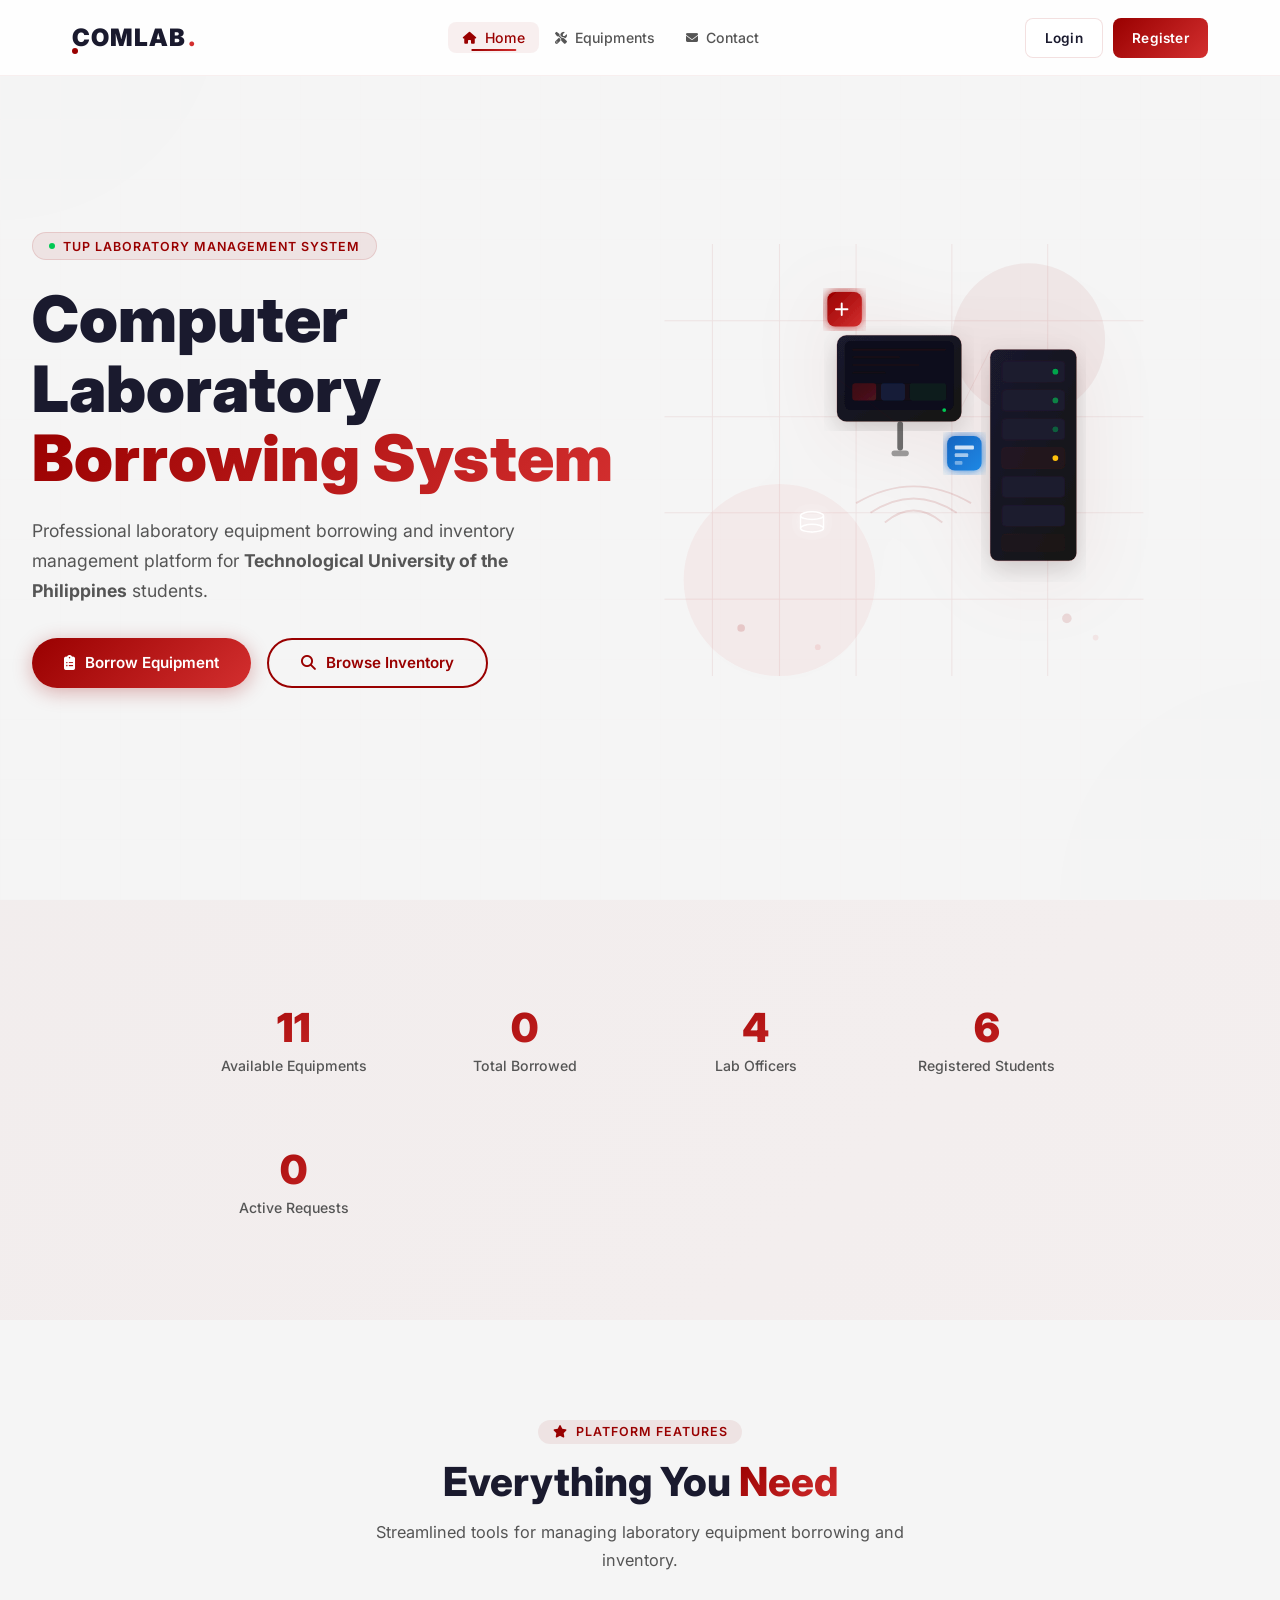
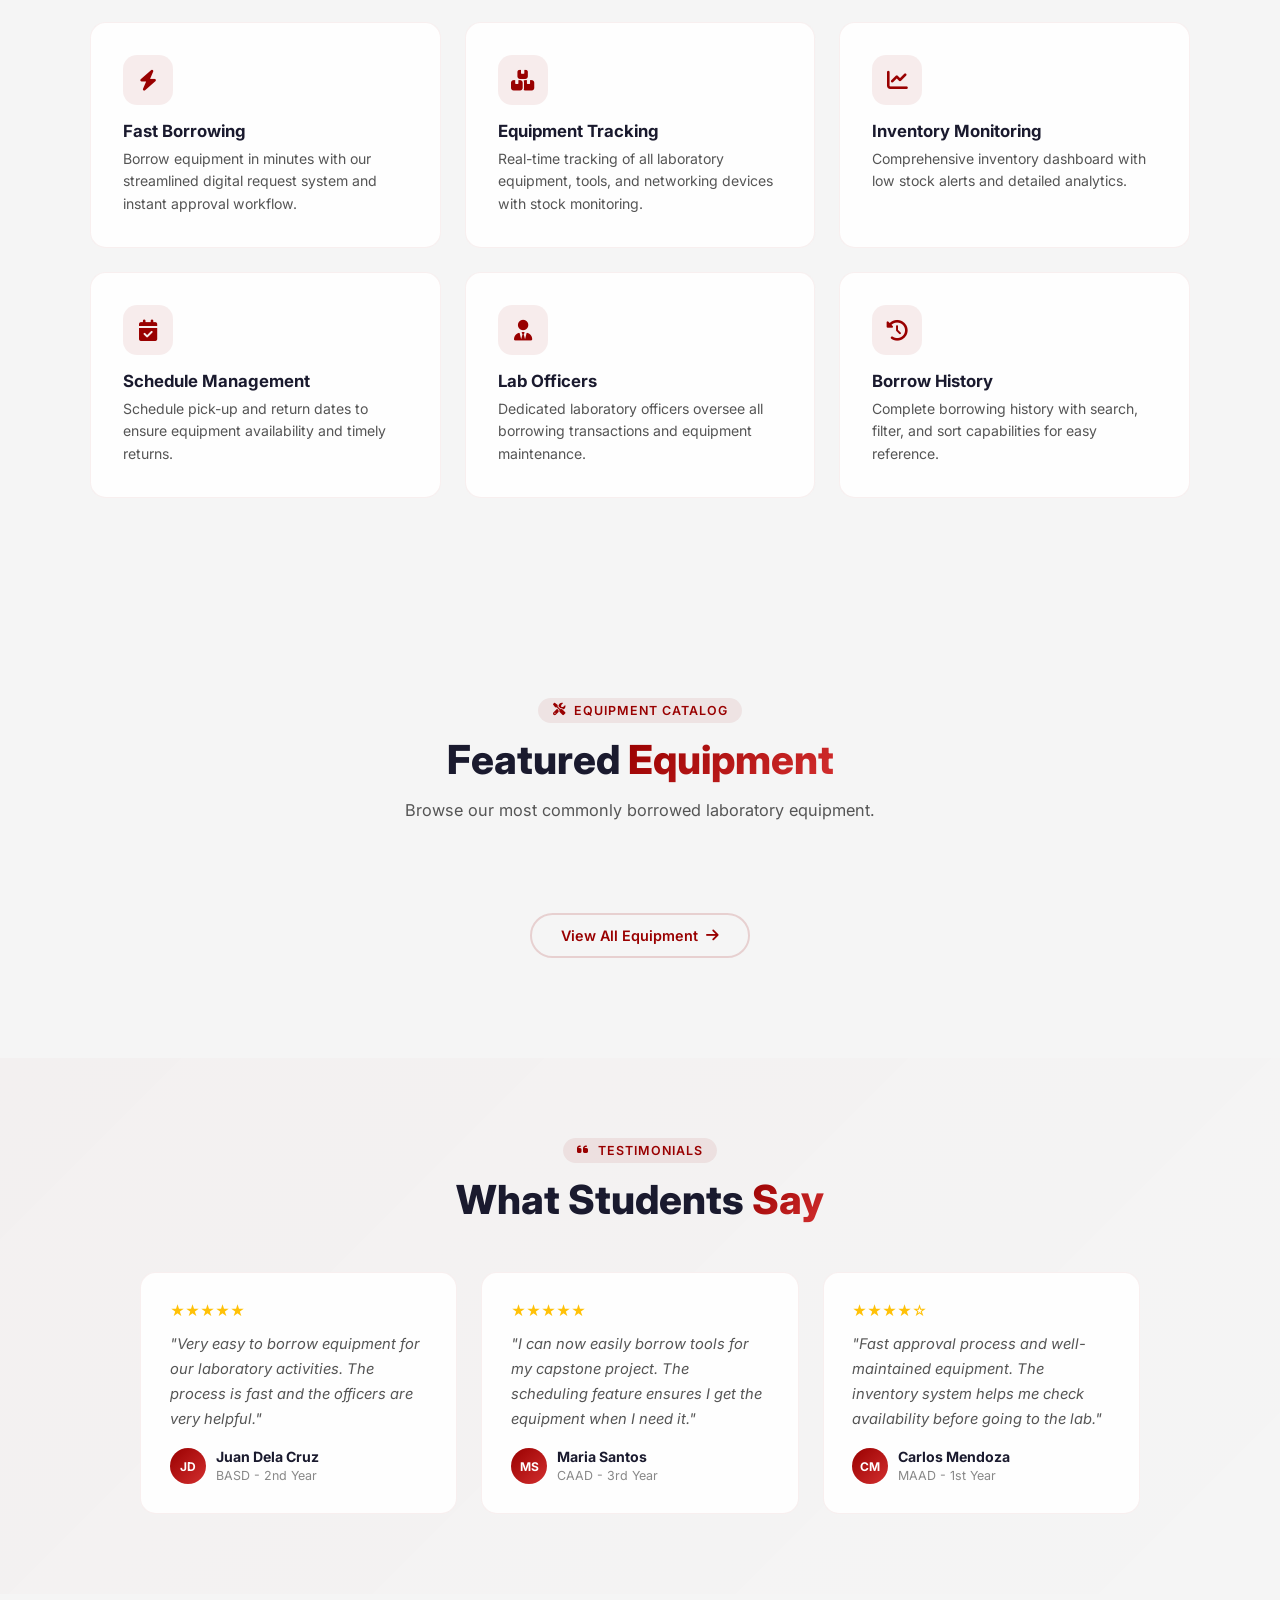
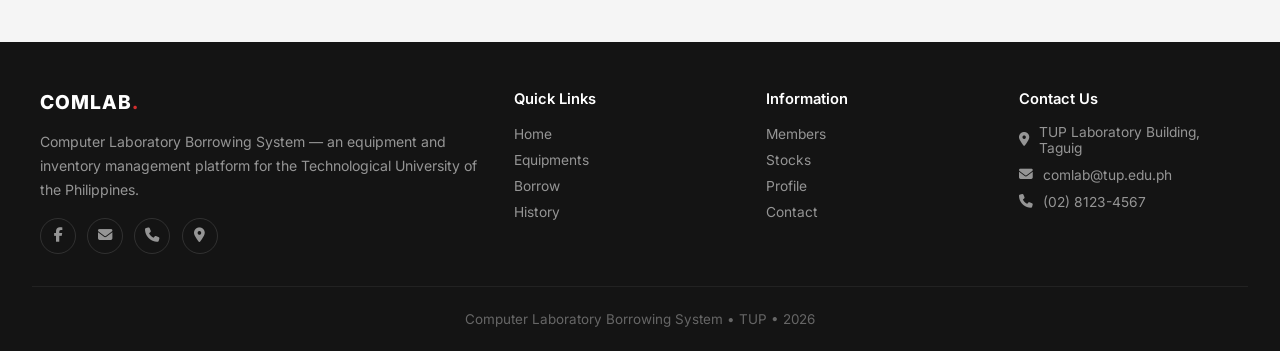
<file: index.html>
<!DOCTYPE html>
<html lang="en">
<head>
  <meta charset="UTF-8" />
  <meta name="viewport" content="width=device-width, initial-scale=1.0" />
  <title>COMLAB - Computer Laboratory Borrowing System | TUPT</title>
  <link rel="stylesheet" href="https://cdnjs.cloudflare.com/ajax/libs/font-awesome/6.5.1/css/all.min.css" />
  <link rel="stylesheet" href="css/style.css" />
  <link rel="stylesheet" href="css/animation.css" />
  <link rel="stylesheet" href="css/responsive.css" />
  <link rel="icon" type="image/svg+xml" href="data:image/svg+xml,<svg xmlns='http://www.w3.org/2000/svg' viewBox='0 0 32 32'><rect width='32' height='32' rx='6' fill='%23990000'/><text x='50%25' y='55%25' dominant-baseline='middle' text-anchor='middle' fill='white' font-size='18' font-weight='bold' font-family='Arial'>C</text></svg>" />
</head>
<body>
  <!-- LOADING SCREEN -->
  <div class="loading-screen">
    <div class="loading-logo">COMLAB<span>.</span></div>
    <div class="loading-bar-container"><div class="loading-bar"></div></div>
    <div class="loading-text">INITIALIZING SYSTEM...</div>
  </div>

  <!-- BACKGROUND -->
  <div class="circuit-bg"><div class="circuit-lines"></div></div>
  <div class="particles-container"></div>

  <!-- ===== NAVIGATION ===== -->
  <nav class="navbar">
    <div class="nav-inner">
      <a href="index.html" class="nav-logo">COMLAB<span>.</span></a>
      <ul class="nav-links" id="roleNav"></ul>
      <div class="nav-right">
        <button class="btn-login-outline" id="loginBtn">Login</button>
        <button class="btn-register-solid" id="registerBtn">Register</button>
        <div class="user-dropdown" id="userDropdown" style="display:none;">
          <button class="dropdown-trigger" id="dropdownTrigger">
            <span class="dropdown-avatar" id="userInitials">U</span>
            <span class="dropdown-name" id="userName">User</span>
            <i class="fas fa-chevron-down dropdown-chevron"></i>
          </button>
          <div class="dropdown-menu" id="dropdownMenu">
            <a class="dropdown-item" href="profile.html"><i class="fas fa-user"></i> Profile</a>
            <a class="dropdown-item" href="history.html"><i class="fas fa-history"></i> My History</a>
            <a class="dropdown-item" id="adminDashLink" href="admin.html" style="display:none;"><i class="fas fa-chart-pie"></i> Admin Dashboard</a>
            <div class="dropdown-divider"></div>
            <button class="dropdown-item danger" id="userLogout"><i class="fas fa-sign-out-alt"></i> Logout</button>
          </div>
        </div>
        <button class="nav-toggle" aria-label="Toggle menu"><span></span><span></span><span></span></button>
      </div>
    </div>
  </nav>

  <!-- ===== LOGIN MODAL ===== -->
  <div class="login-modal" id="loginModal">
    <div class="login-modal-content">
      <button class="login-close" id="loginClose">&times;</button>
      <div style="text-align:center;margin-bottom:1.2rem;">
        <div style="font-size:1.5rem;font-weight:900;letter-spacing:2px;">COMLAB<span style="color:var(--primary-light);">.</span></div>
        <p style="font-size:0.85rem;color:var(--text-secondary);margin-top:0.3rem;">Sign in to your account</p>
      </div>
      <div class="login-tabs">
        <button class="login-tab active" data-tab="student">Student</button>
        <button class="login-tab" data-tab="admin">Administrator</button>
      </div>
      <form class="login-form active" id="studentLoginForm">
        <div class="form-group"><label>TUPT Student ID</label><input type="text" id="studentId" placeholder="e.g., TUPT-23-1001" required /></div>
        <div class="form-group"><label>Password</label><input type="password" id="studentPassword" placeholder="Enter your password" required /></div>
        <div class="form-options"><label><input type="checkbox" checked /> Remember Me</label><a href="#">Forgot Password?</a></div>
        <div class="login-error" style="display:none;color:var(--danger);font-size:0.82rem;margin-bottom:0.8rem;text-align:center;"></div>
        <button type="submit" class="btn-submit" style="font-size:0.88rem;">Sign In <i class="fas fa-arrow-right"></i></button>
        <p style="text-align:center;font-size:0.78rem;color:var(--text-light);margin-top:0.8rem;">Demo: TUPT-23-1001 / student123</p>
      </form>
      <form class="login-form" id="adminLoginForm">
        <div class="form-group"><label>Officer ID</label><input type="text" id="adminId" placeholder="e.g., ADMIN001" required /></div>
        <div class="form-group"><label>Password</label><input type="password" id="adminPassword" placeholder="Enter your password" required /></div>
        <div class="login-error" style="display:none;color:var(--danger);font-size:0.82rem;margin-bottom:0.8rem;text-align:center;"></div>
        <button type="submit" class="btn-submit" style="font-size:0.88rem;">Sign In <i class="fas fa-arrow-right"></i></button>
        <p style="text-align:center;font-size:0.78rem;color:var(--text-light);margin-top:0.8rem;">Demo: ADMIN001 / admin123</p>
      </form>
    </div>
  </div>

  <!-- ===== REGISTER MODAL ===== -->
  <div class="login-modal" id="registerModal">
    <div class="login-modal-content" style="max-width:520px;">
      <button class="login-close" id="registerClose">&times;</button>
      <div style="text-align:center;margin-bottom:1.2rem;">
        <div style="font-size:1.5rem;font-weight:900;letter-spacing:2px;">COMLAB<span style="color:var(--primary-light);">.</span></div>
        <p style="font-size:0.85rem;color:var(--text-secondary);margin-top:0.3rem;">Create your student account</p>
      </div>
      <form id="registerForm">
        <div style="display:grid;grid-template-columns:1fr 1fr;gap:0.6rem;">
          <div class="form-group"><label>First Name *</label><input type="text" name="firstName" placeholder="Juan" required /></div>
          <div class="form-group"><label>Middle Name</label><input type="text" name="middleName" placeholder="(optional)" /></div>
        </div>
        <div style="display:grid;grid-template-columns:1fr 1fr;gap:0.6rem;">
          <div class="form-group"><label>Last Name *</label><input type="text" name="lastName" placeholder="Dela Cruz" required /></div>
          <div class="form-group"><label>TUPT Student ID *</label><input type="text" name="regStudentId" placeholder="TUPT-23-1001" required /></div>
        </div>
        <div style="display:grid;grid-template-columns:1fr 1fr 1fr;gap:0.6rem;">
          <div class="form-group"><label>Department *</label><select name="department" required><option value="">Select</option><option>BASD</option><option>CAAD</option><option>MAAD</option><option>EAAD</option></select></div>
          <div class="form-group"><label>Year Level *</label><select name="year" required><option value="">Select</option><option>1st Year</option><option>2nd Year</option><option>3rd Year</option><option>4th Year</option></select></div>
          <div class="form-group"><label>Section *</label><input type="text" name="section" placeholder="A" required /></div>
        </div>
        <div style="display:grid;grid-template-columns:1fr 1fr;gap:0.6rem;">
          <div class="form-group"><label>Email *</label><input type="email" name="email" placeholder="juandelacruz@tup.edu.ph" required /></div>
          <div class="form-group"><label>Contact Number *</label><input type="text" name="contact" placeholder="09123456789" required /></div>
        </div>
        <div style="display:grid;grid-template-columns:1fr 1fr;gap:0.6rem;">
          <div class="form-group"><label>Password *</label><input type="password" name="regPassword" placeholder="Create password" required /></div>
          <div class="form-group"><label>Confirm Password *</label><input type="password" name="regConfirmPassword" placeholder="Confirm password" required /></div>
        </div>
        <div class="login-error" id="registerError" style="display:none;color:var(--danger);font-size:0.82rem;margin-bottom:0.8rem;text-align:center;"></div>
        <button type="submit" class="btn-submit" style="font-size:0.88rem;">Create Account <i class="fas fa-user-plus"></i></button>
      </form>
    </div>
  </div>

  <!-- HERO (same as before) -->
  <section class="hero">
    <div class="hero-orb orb-1"></div>
    <div class="hero-orb orb-2"></div>
    <div class="hero-orb orb-3"></div>
    <div class="hero-content">
      <div class="hero-badge reveal"><span class="badge-dot"></span>TUP Laboratory Management System</div>
      <h1 class="hero-title reveal">Computer Laboratory<br /><span class="highlight">Borrowing System</span></h1>
      <p class="hero-subtitle reveal">Professional laboratory equipment borrowing and inventory management platform for <strong>Technological University of the Philippines</strong> students.</p>
      <div class="hero-buttons reveal">
        <a href="borrow.html" class="btn btn-primary btn-glow" id="heroBorrowBtn"><i class="fas fa-clipboard-list"></i> Borrow Equipment</a>
        <a href="equipments.html" class="btn btn-secondary"><i class="fas fa-search"></i> Browse Inventory</a>
      </div>
    </div>
    <div class="hero-illustration">
      <div class="ill-container">
        <img src="assets/hero-lab.svg" alt="Computer Laboratory" style="width:100%;height:100%;object-fit:contain;filter:drop-shadow(0 10px 40px rgba(153,0,0,0.08));" />
      </div>
    </div>
  </section>

  <!-- STATS, FEATURES, EQUIP PREVIEW, TESTIMONIALS (same as before) -->
  <section class="stats-section">
    <div class="stats-grid stagger-children">
      <div class="stat-item"><div class="stat-number"><span class="counter" data-target="15">0</span></div><div class="stat-label">Available Equipments</div></div>
      <div class="stat-item"><div class="stat-number"><span class="counter" data-target="0">0</span></div><div class="stat-label">Total Borrowed</div></div>
      <div class="stat-item"><div class="stat-number"><span class="counter" data-target="6">0</span></div><div class="stat-label">Lab Officers</div></div>
      <div class="stat-item"><div class="stat-number"><span class="counter" data-target="8">0</span></div><div class="stat-label">Registered Students</div></div>
      <div class="stat-item"><div class="stat-number"><span class="counter" data-target="0">0</span></div><div class="stat-label">Active Requests</div></div>
    </div>
  </section>

  <section class="features-section">
    <div class="section-header reveal"><div class="section-tag"><i class="fas fa-star"></i> Platform Features</div><h2 class="section-title">Everything You <span>Need</span></h2><p class="section-desc">Streamlined tools for managing laboratory equipment borrowing and inventory.</p></div>
    <div class="features-grid stagger-children">
      <div class="feature-card"><div class="fc-icon"><i class="fas fa-bolt"></i></div><h3>Fast Borrowing</h3><p>Borrow equipment in minutes with our streamlined digital request system and instant approval workflow.</p></div>
      <div class="feature-card"><div class="fc-icon"><i class="fas fa-boxes"></i></div><h3>Equipment Tracking</h3><p>Real-time tracking of all laboratory equipment, tools, and networking devices with stock monitoring.</p></div>
      <div class="feature-card"><div class="fc-icon"><i class="fas fa-chart-line"></i></div><h3>Inventory Monitoring</h3><p>Comprehensive inventory dashboard with low stock alerts and detailed analytics.</p></div>
      <div class="feature-card"><div class="fc-icon"><i class="fas fa-calendar-check"></i></div><h3>Schedule Management</h3><p>Schedule pick-up and return dates to ensure equipment availability and timely returns.</p></div>
      <div class="feature-card"><div class="fc-icon"><i class="fas fa-user-tie"></i></div><h3>Lab Officers</h3><p>Dedicated laboratory officers oversee all borrowing transactions and equipment maintenance.</p></div>
      <div class="feature-card"><div class="fc-icon"><i class="fas fa-history"></i></div><h3>Borrow History</h3><p>Complete borrowing history with search, filter, and sort capabilities for easy reference.</p></div>
    </div>
  </section>

  <section class="equip-preview">
    <div class="section-header reveal"><div class="section-tag"><i class="fas fa-tools"></i> Equipment Catalog</div><h2 class="section-title">Featured <span>Equipment</span></h2><p class="section-desc">Browse our most commonly borrowed laboratory equipment.</p></div>
    <div class="equip-preview-grid stagger-children" id="featuredEquipGrid"></div>
    <div style="text-align:center;" class="reveal"><a href="equipments.html" class="btn-view-more">View All Equipment <i class="fas fa-arrow-right"></i></a></div>
  </section>

  <section class="testimonials-section">
    <div class="section-header reveal"><div class="section-tag"><i class="fas fa-quote-left"></i> Testimonials</div><h2 class="section-title">What Students <span>Say</span></h2></div>
    <div class="testimonials-grid stagger-children">
      <div class="testimonial-card"><div class="stars">★★★★★</div><blockquote>"Very easy to borrow equipment for our laboratory activities. The process is fast and the officers are very helpful."</blockquote><div class="author"><div class="avatar">JD</div><div class="info"><strong>Juan Dela Cruz</strong><span>BASD - 2nd Year</span></div></div></div>
      <div class="testimonial-card"><div class="stars">★★★★★</div><blockquote>"I can now easily borrow tools for my capstone project. The scheduling feature ensures I get the equipment when I need it."</blockquote><div class="author"><div class="avatar">MS</div><div class="info"><strong>Maria Santos</strong><span>CAAD - 3rd Year</span></div></div></div>
      <div class="testimonial-card"><div class="stars">★★★★☆</div><blockquote>"Fast approval process and well-maintained equipment. The inventory system helps me check availability before going to the lab."</blockquote><div class="author"><div class="avatar">CM</div><div class="info"><strong>Carlos Mendoza</strong><span>MAAD - 1st Year</span></div></div></div>
    </div>
  </section>

  <!-- MODAL -->
  <div class="modal-overlay" id="modalOverlay">
    <div class="modal-content"><div class="modal-icon">✓</div><h2 class="modal-title">Success!</h2><p class="modal-message">Operation completed successfully.</p><button class="modal-btn">Okay</button></div>
  </div>

  <!-- LOGIN REQUIRED MODAL -->
  <div class="modal-overlay" id="loginRequiredModal">
    <div class="modal-content" style="text-align:center;">
      <div class="modal-icon" style="background:rgba(var(--primary-rgb),0.1);color:var(--primary);">🔒</div>
      <h2 class="modal-title">Login Required</h2>
      <p style="color:var(--text-secondary);margin-bottom:1.5rem;font-size:0.92rem;line-height:1.6;">
        You must sign in or create a <strong>TUPT student account</strong> before borrowing laboratory equipment.
      </p>
      <div style="display:flex;gap:0.7rem;justify-content:center;flex-wrap:wrap;">
        <button class="btn btn-primary" id="loginRequiredLoginBtn" style="padding:0.6rem 1.5rem;font-size:0.85rem;">Login</button>
        <button class="btn btn-secondary" id="loginRequiredRegisterBtn" style="padding:0.6rem 1.5rem;font-size:0.85rem;">Register</button>
        <button class="modal-btn" id="loginRequiredCancelBtn" onclick="this.closest('.modal-overlay').classList.remove('active')" style="background:transparent;color:var(--text-secondary);box-shadow:none;">Cancel</button>
      </div>
    </div>
  </div>

  <!-- FOOTER -->
  <footer class="footer">
    <div class="footer-content">
      <div class="footer-col"><h3>COMLAB<span>.</span></h3><p>Computer Laboratory Borrowing System — an equipment and inventory management platform for the Technological University of the Philippines.</p><div class="footer-social"><a href="#" aria-label="Facebook"><i class="fab fa-facebook-f"></i></a><a href="#" aria-label="Email"><i class="fas fa-envelope"></i></a><a href="#" aria-label="Phone"><i class="fas fa-phone"></i></a><a href="#" aria-label="Location"><i class="fas fa-map-marker-alt"></i></a></div></div>
      <div class="footer-col"><h4>Quick Links</h4><ul><li><a href="index.html">Home</a></li><li><a href="equipments.html">Equipments</a></li><li><a href="borrow.html">Borrow</a></li><li><a href="history.html">History</a></li></ul></div>
      <div class="footer-col"><h4>Information</h4><ul><li><a href="members.html">Members</a></li><li><a href="stocks.html">Stocks</a></li><li><a href="profile.html">Profile</a></li><li><a href="#">Contact</a></li></ul></div>
      <div class="footer-col"><h4>Contact Us</h4><div class="footer-contact-item"><i class="fas fa-map-marker-alt"></i><span>TUP Laboratory Building, Taguig</span></div><div class="footer-contact-item"><i class="fas fa-envelope"></i><span>comlab@tup.edu.ph</span></div><div class="footer-contact-item"><i class="fas fa-phone"></i><span>(02) 8123-4567</span></div></div>
    </div>
    <div class="footer-bottom"><p>Computer Laboratory Borrowing System &bull; TUP &bull; 2026</p></div>
  </footer>

  <script src="js/svg-loader.js"></script>
  <script src="js/effects.js"></script>
  <script src="js/data-layer.js"></script>
  <script src="js/inventory.js"></script>
  <script src="js/auth.js"></script>
  <script src="js/borrow.js"></script>
  <script src="js/app.js"></script>
  <script>
    // Login required modal handlers
    document.addEventListener('DOMContentLoaded', function() {
      const loginModal = document.getElementById('loginRequiredModal');
      if (!loginModal) return;

      document.getElementById('loginRequiredLoginBtn')?.addEventListener('click', function() {
        loginModal.classList.remove('active');
        const m = document.getElementById('loginModal');
        if (m) m.classList.add('active');
      });

      document.getElementById('loginRequiredRegisterBtn')?.addEventListener('click', function() {
        loginModal.classList.remove('active');
        const m = document.getElementById('registerModal');
        if (m) m.classList.add('active');
      });

      loginModal.addEventListener('click', function(e) {
        if (e.target === loginModal) loginModal.classList.remove('active');
      });

      // Hero borrow button guard
      document.getElementById('heroBorrowBtn')?.addEventListener('click', function(e) {
        if (!auth.isLoggedIn() || !auth.isStudent()) {
          e.preventDefault();
          loginModal.classList.add('active');
        }
      });
    });
  </script>
  <script>
    // ===== RENDER HOMEPAGE =====
    function renderHomepageStats() {
      const stats = Store.getStatistics();

      // Featured equipment: show latest available items
      const grid = document.getElementById('featuredEquipGrid');
      if (grid && inventory.equipments.length > 0) {
        const available = inventory.equipments.filter(e => e.status === 'Available');
        const featured = available.length >= 6 ? available.slice(0, 6) : inventory.equipments.filter(e => !e.archived).slice(0, 6);
        inventory.renderEquipments(grid, featured);
      }

      // Homepage stat counters - LIVE from Store
      const statTargets = {
        'Available Equipments': stats.available,
        'Total Borrowed': stats.pending + stats.approved,
        'Lab Officers': 6,
        'Registered Students': stats.registeredStudents,
        'Active Requests': stats.pending
      };

      document.querySelectorAll('.stats-section .counter').forEach(c => {
        const id = c.closest('.stat-item')?.querySelector('.stat-label')?.textContent?.trim();
        const target = statTargets[id] || 0;
        const current = parseInt(c.textContent.replace(/,/g, '')) || 0;
        if (current !== target) {
          c.setAttribute('data-target', target);
          animateCounter(c, target);
        }
      });
    }

    function animateCounter(element, target) {
      let current = 0, duration = 1500, start = performance.now();
      function update(now) {
        const elapsed = now - start, progress = Math.min(elapsed / duration, 1);
        const eased = 1 - Math.pow(1 - progress, 3);
        current = Math.floor(eased * target);
        element.textContent = current.toLocaleString();
        if (progress < 1) requestAnimationFrame(update);
        else element.textContent = target.toLocaleString();
      }
      requestAnimationFrame(update);
    }

    document.addEventListener('DOMContentLoaded', async function() {
      await inventory.loadEquipments();
      renderHomepageStats();

      // Auto-refresh on Store events — no manual reload needed
      document.addEventListener(StoreEvents.INVENTORY_CHANGED, () => {
        inventory.loadEquipments().then(() => renderHomepageStats());
      });
      document.addEventListener(StoreEvents.BORROW_CHANGED, () => {
        inventory.loadEquipments().then(() => renderHomepageStats());
      });
      document.addEventListener(StoreEvents.STUDENTS_CHANGED, () => {
        inventory.loadEquipments().then(() => renderHomepageStats());
      });
      document.addEventListener(StoreEvents.DATA_CHANGED, () => {
        inventory.loadEquipments().then(() => renderHomepageStats());
      });
    });
  </script>
</body>
</html>
</file>
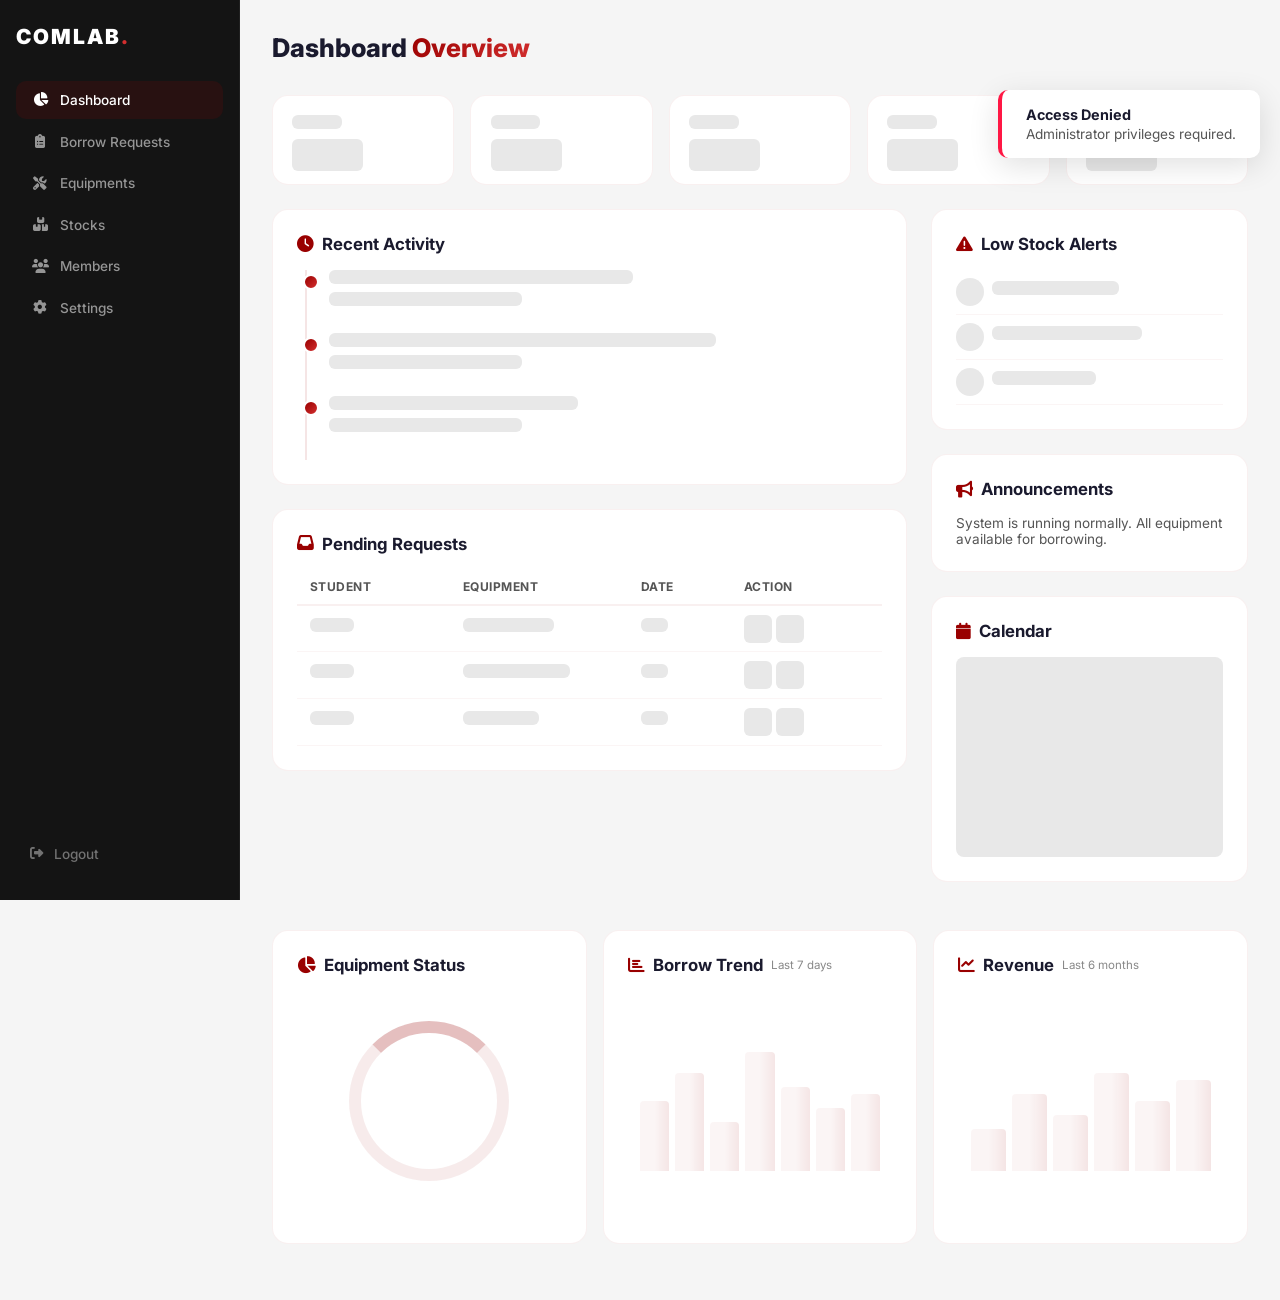
<file: admin.html>
<!DOCTYPE html>
<html lang="en">
<head>
  <meta charset="UTF-8" /><meta name="viewport" content="width=device-width, initial-scale=1.0" />
  <title>Admin Dashboard - COMLAB System</title>
  <link rel="stylesheet" href="https://cdnjs.cloudflare.com/ajax/libs/font-awesome/6.5.1/css/all.min.css" />
  <link rel="stylesheet" href="css/style.css" /><link rel="stylesheet" href="css/animation.css" /><link rel="stylesheet" href="css/responsive.css" />
  <link rel="icon" type="image/svg+xml" href="data:image/svg+xml,<svg xmlns='http://www.w3.org/2000/svg' viewBox='0 0 32 32'><rect width='32' height='32' rx='6' fill='%23990000'/><text x='50%25' y='55%25' dominant-baseline='middle' text-anchor='middle' fill='white' font-size='18' font-weight='bold' font-family='Arial'>C</text></svg>" />
  <style>
    :root{--admin-sidebar:#141414;}
    .admin-layout{display:flex;min-height:100vh;}
    .admin-sidebar{width:240px;background:var(--admin-sidebar);padding:1.5rem 1rem;position:fixed;top:0;left:0;height:100vh;z-index:100;display:flex;flex-direction:column;border-right:1px solid rgba(255,255,255,0.05);}
    .admin-sidebar .admin-logo{font-size:1.3rem;font-weight:900;color:white;margin-bottom:2rem;letter-spacing:2px;}
    .admin-sidebar .admin-logo span{color:var(--primary-light);}
    .admin-sidebar .admin-nav{display:flex;flex-direction:column;gap:0.2rem;flex:1;}
    .admin-sidebar .admin-nav a{display:flex;align-items:center;gap:10px;padding:0.7rem 0.9rem;border-radius:10px;color:rgba(255,255,255,0.55);text-decoration:none;font-size:0.85rem;font-weight:500;transition:var(--transition);}
    .admin-sidebar .admin-nav a:hover,.admin-sidebar .admin-nav a.active{background:rgba(var(--primary-rgb),0.15);color:white;}
    .admin-sidebar .admin-nav a i{width:20px;text-align:center;}
    .admin-sidebar .admin-logout{padding:0.7rem 0.9rem;border-radius:10px;color:rgba(255,255,255,0.4);font-size:0.85rem;font-weight:500;cursor:pointer;transition:var(--transition);display:flex;align-items:center;gap:10px;border:none;background:none;font-family:'Inter',sans-serif;margin-top:auto;}
    .admin-sidebar .admin-logout:hover{background:rgba(255,23,68,0.1);color:var(--danger);}
    .admin-main{flex:1;margin-left:240px;padding:2rem;min-height:100vh;}
    .admin-header{display:flex;justify-content:space-between;align-items:center;margin-bottom:2rem;flex-wrap:wrap;gap:1rem;}
    .admin-header h1{font-size:1.6rem;font-weight:800;}
    .admin-header h1 span{background:var(--gradient-1);-webkit-background-clip:text;-webkit-text-fill-color:transparent;background-clip:text;}
    .admin-cards{display:grid;grid-template-columns:repeat(auto-fill,minmax(180px,1fr));gap:1rem;margin-bottom:1.5rem;}
    .admin-card{background:white;border-radius:var(--radius);padding:1.2rem;border:1px solid rgba(var(--primary-rgb),0.06);transition:var(--transition);}
    .admin-card:hover{transform:translateY(-3px);box-shadow:var(--shadow-md);}
    .admin-card .ac-label{font-size:0.78rem;color:var(--text-secondary);font-weight:500;margin-bottom:0.3rem;}
    .admin-card .ac-value{font-size:1.8rem;font-weight:800;}
    .admin-card .ac-value.green{color:var(--success);}
    .admin-card .ac-value.red{color:var(--danger);}
    .admin-card .ac-value.yellow{color:#c79100;}
    .admin-card .ac-value.blue{color:#1e88e5;}
    .admin-grid{display:grid;grid-template-columns:2fr 1fr;gap:1.5rem;margin-bottom:1.5rem;}
    .admin-section{background:white;border-radius:var(--radius);padding:1.5rem;border:1px solid rgba(var(--primary-rgb),0.06);margin-bottom:1.5rem;}
    .admin-section h2{font-size:1.05rem;font-weight:700;margin-bottom:1rem;display:flex;align-items:center;gap:8px;}
    .admin-section h2 i{color:var(--primary);}
    .admin-table{width:100%;overflow-x:auto;}
    .admin-table table{width:100%;border-collapse:collapse;font-size:0.85rem;}
    .admin-table th{padding:0.6rem 0.8rem;text-align:left;font-size:0.75rem;font-weight:700;color:var(--text-secondary);text-transform:uppercase;letter-spacing:0.5px;border-bottom:2px solid rgba(var(--primary-rgb),0.06);}
    .admin-table td{padding:0.55rem 0.8rem;border-bottom:1px solid rgba(var(--primary-rgb),0.04);}
    .btn-sm{padding:0.3rem 0.7rem;border-radius:6px;font-size:0.75rem;font-weight:600;cursor:pointer;border:none;transition:var(--transition);font-family:'Inter',sans-serif;}
    .btn-sm.green{background:rgba(0,200,83,0.1);color:#00a844;}
    .btn-sm.green:hover{background:#00a844;color:white;}
    .btn-sm.red{background:rgba(255,23,68,0.1);color:var(--danger);}
    .btn-sm.red:hover{background:var(--danger);color:white;}
    .btn-sm.blue{background:rgba(33,150,243,0.1);color:#1e88e5;}
    .btn-sm.blue:hover{background:#1e88e5;color:white;}
    .timeline{position:relative;padding-left:2rem;}
    .timeline::before{content:'';position:absolute;left:8px;top:0;bottom:0;width:2px;background:rgba(var(--primary-rgb),0.1);}
    .timeline-item{position:relative;padding-bottom:1.2rem;}
    .timeline-item::before{content:'';position:absolute;left:-1.6rem;top:4px;width:12px;height:12px;border-radius:50%;background:var(--gradient-1);border:2px solid white;}
    .timeline-item .tl-title{font-weight:600;font-size:0.85rem;}
    .timeline-item .tl-sub{font-size:0.78rem;color:var(--text-secondary);}
    .timeline-item .tl-time{font-size:0.72rem;color:var(--text-light);margin-top:0.15rem;}
    .progress-bar{height:6px;border-radius:3px;background:rgba(var(--primary-rgb),0.08);overflow:hidden;margin-top:0.3rem;}
    .progress-bar .progress-fill{height:100%;border-radius:3px;transition:width 1s ease;}
    .warning-item{display:flex;align-items:center;gap:8px;padding:0.5rem 0;border-bottom:1px solid rgba(var(--primary-rgb),0.04);font-size:0.85rem;}
    .warning-item .wi-icon{width:28px;height:28px;border-radius:50%;display:flex;align-items:center;justify-content:center;font-size:0.7rem;flex-shrink:0;}
    /* Charts */
    .admin-content-area{display:none;}
    .admin-content-area.active{display:block;}
    .admin-charts-row{margin-bottom:0;grid-template-columns:1fr 1fr;}
    .chart-container{position:relative;display:flex;align-items:center;justify-content:center;min-height:220px;}
    .chart-container svg{width:100%;max-width:100%;height:auto;overflow:visible;}
    .chart-container .chart-placeholder{color:var(--text-light);font-size:0.85rem;}
    .chart-legend{display:flex;flex-wrap:wrap;gap:0.4rem 0.8rem;margin-top:0.5rem;justify-content:center;}
    .chart-legend .legend-item{display:flex;align-items:center;gap:5px;font-size:0.75rem;color:var(--text-secondary);font-weight:500;}
    .chart-legend .legend-dot{width:9px;height:9px;border-radius:50%;flex-shrink:0;}
    .chart-legend .legend-dot.rounded{width:10px;height:10px;border-radius:3px;}
    .chart-bar{cursor:pointer;transition:opacity 0.2s;}
    .chart-bar:hover,.chart-bar-label{opacity:0.7;}
    .chart-bar-label{font-size:0.65rem;fill:var(--text-secondary);text-anchor:middle;}
    .chart-bar-value{font-size:0.7rem;font-weight:700;text-anchor:middle;}
    .chart-center-text{font-size:1.8rem;font-weight:900;text-anchor:middle;dominant-baseline:central;}
    .chart-center-label{font-size:0.7rem;fill:var(--text-secondary);text-anchor:middle;dominant-baseline:central;}
    .trend-tooltip{position:absolute;background:#141414;color:white;padding:4px 10px;border-radius:6px;font-size:0.72rem;pointer-events:none;opacity:0;transition:opacity 0.15s;z-index:10;white-space:nowrap;}
    .chart-donut-segment{transition:opacity 0.25s ease;cursor:pointer;}
    .chart-donut-segment:hover{opacity:0.7;}
    /* ===== CALENDAR ===== */
    .calendar-header{display:flex;justify-content:space-between;align-items:center;margin-bottom:0.8rem;}
    .calendar-month{font-weight:700;font-size:0.9rem;}
    .calendar-weekdays{display:grid;grid-template-columns:repeat(7,1fr);gap:2px;margin-bottom:0.3rem;}
    .calendar-weekdays span{text-align:center;font-size:0.68rem;font-weight:600;color:var(--text-light);padding:0.2rem 0;}
    .calendar-days{display:grid;grid-template-columns:repeat(7,1fr);gap:2px;}
    .cal-day{aspect-ratio:1;display:flex;flex-direction:column;align-items:center;justify-content:center;border-radius:6px;font-size:0.72rem;font-weight:500;color:var(--text-secondary);cursor:default;position:relative;transition:var(--transition);}
    .cal-day:hover{background:rgba(var(--primary-rgb),0.04);}
    .cal-day-empty{visibility:hidden;}
    .cal-today{background:var(--gradient-1)!important;color:white!important;font-weight:700!important;box-shadow:0 2px 8px rgba(var(--primary-rgb),0.25);}
    .cal-has-events{cursor:pointer;}
    .cal-day-num{line-height:1;}
    .cal-day-dot{width:4px;height:4px;border-radius:50%;margin-top:2px;}
    .cal-dot-pending{background:#c79100;}
    .cal-dot-approved{background:var(--success);}
    .cal-dot-done{background:var(--text-light);}
    .calendar-events{margin-top:0.8rem;padding-top:0.8rem;border-top:1px solid rgba(var(--primary-rgb),0.06);}
    .cal-events-title{font-size:0.72rem;font-weight:700;color:var(--text-secondary);text-transform:uppercase;letter-spacing:0.5px;margin-bottom:0.5rem;}
    .cal-event-item{display:flex;align-items:center;gap:6px;padding:0.3rem 0;font-size:0.78rem;}
    .cal-event-dot{width:6px;height:6px;border-radius:50%;flex-shrink:0;}
    .cal-event-title{flex:1;white-space:nowrap;overflow:hidden;text-overflow:ellipsis;}
    .cal-event-status{flex-shrink:0;}
    /* ===== DARK THEME ===== */
    [data-theme="dark"], .dark-theme{
      --bg:#1a1a2e;
      --card-bg:rgba(30,30,50,0.92);
      --text-primary:#e0e0e0;
      --text-secondary:#999;
      --text-light:#666;
      --admin-sidebar:#0d0d1a;
    }
    .dark-theme .admin-card,.dark-theme .admin-section{background:var(--card-bg);border-color:rgba(255,255,255,0.05);}
    .dark-theme .navbar{background:rgba(26,26,46,0.9);}
    .dark-theme .nav-links a{color:#999;}
    .dark-theme .login-modal-content{background:rgba(30,30,50,0.95);}
    .dark-theme .login-form .form-group input{background:rgba(255,255,255,0.05);color:#e0e0e0;}
    .dark-theme .dropdown-menu{background:var(--card-bg);border-color:rgba(255,255,255,0.08);}
    .dark-theme .cal-day{color:#999;}
    .dark-theme .skeleton{background:linear-gradient(90deg,rgba(255,255,255,0.04) 25%,rgba(255,255,255,0.1) 50%,rgba(255,255,255,0.04) 75%);}
    /* ===== SKELETON LOADING ===== */
    .skeleton{background:linear-gradient(90deg,rgba(var(--primary-rgb),0.04) 25%,rgba(var(--primary-rgb),0.1) 50%,rgba(var(--primary-rgb),0.04) 75%);background-size:200% 100%;animation:skeletonShimmer 1.5s ease-in-out infinite;border-radius:6px;}
    .skeleton-card{height:90px;margin-bottom:0;}
    .skeleton-text{height:14px;width:60%;margin-bottom:8px;}
    .skeleton-text.short{width:35%;}
    .skeleton-text.long{width:85%;}
    .skeleton-circle{width:36px;height:36px;border-radius:50%;flex-shrink:0;}
    .skeleton-bar{height:10px;width:100%;border-radius:4px;margin-top:8px;}
    .skeleton-chart{width:180px;height:180px;border-radius:50%;margin:0 auto;}
    .skeleton-chart-bar{width:100%;max-width:240px;height:160px;margin:0 auto;display:flex;align-items:flex-end;gap:6px;padding:10px 0;}
    .skeleton-chart-bar span{flex:1;background:linear-gradient(90deg,rgba(var(--primary-rgb),0.04) 25%,rgba(var(--primary-rgb),0.1) 50%,rgba(var(--primary-rgb),0.04) 75%);background-size:200% 100%;animation:skeletonShimmer 1.5s ease-in-out infinite;border-radius:4px 4px 0 0;}
    .skeleton-row{display:flex;gap:10px;padding:8px 0;align-items:center;border-bottom:1px solid rgba(var(--primary-rgb),0.04);}
    .skeleton-donut{width:160px;height:160px;border-radius:50%;border:12px solid rgba(var(--primary-rgb),0.08);border-top-color:rgba(var(--primary-rgb),0.25);animation:skeletonSpin 1.2s linear infinite;margin:0 auto;}
    .skeleton-member{display:flex;flex-direction:column;align-items:center;gap:10px;padding:1.5rem;text-align:center;}
    .skeleton-member .skeleton{width:60px;height:60px;border-radius:50%;}
    @keyframes skeletonShimmer{0%{background-position:200% 0;}100%{background-position:-200% 0;}}
    @keyframes skeletonSpin{0%{transform:rotate(0deg);}100%{transform:rotate(360deg);}}
    .skeleton-fade{animation:skeletonFadeIn 0.3s ease both;}
    @keyframes skeletonFadeIn{from{opacity:0;}to{opacity:1;}}

    /* ===== DRAG & DROP IMAGE UPLOAD ===== */
    .equip-image-dropzone {
      position:relative;
      border: 2px dashed rgba(var(--primary-rgb),0.15);
      border-radius: 12px;
      padding: 1.2rem;
      background: rgba(var(--primary-rgb),0.02);
      transition: var(--transition);
      cursor: pointer;
    }
    .equip-image-dropzone:focus-visible {
      outline: 2px solid var(--primary);
      outline-offset: 2px;
    }
    .equip-image-dropzone:hover {
      border-color: rgba(var(--primary-rgb),0.3);
      background: rgba(var(--primary-rgb),0.04);
    }
    .equip-image-dropzone.drag-over {
      border-color: var(--primary);
      background: rgba(var(--primary-rgb),0.08);
      border-style: solid;
      box-shadow: 0 0 0 4px rgba(var(--primary-rgb),0.08);
      transform: scale(1.01);
    }
    .equip-image-dropzone.has-image {
      border-style: solid;
      border-color: var(--success);
      background: rgba(0,200,83,0.03);
    }
    .equip-image-dropzone.has-image.drag-over {
      border-color: var(--primary);
      background: rgba(var(--primary-rgb),0.08);
    }
    .dropzone-inner {
      display: flex;
      align-items: center;
      gap: 1rem;
      pointer-events: none;
    }
    .dropzone-preview {
      width: 80px;
      height: 80px;
      border-radius: 10px;
      overflow: hidden;
      background: rgba(var(--primary-rgb),0.06);
      display: flex;
      align-items: center;
      justify-content: center;
      font-size: 2.2rem;
      color: var(--text-light);
      flex-shrink: 0;
      transition: var(--transition);
    }
    .dropzone-preview img {
      width: 100%;
      height: 100%;
      object-fit: cover;
    }
    .drag-over .dropzone-preview {
      background: rgba(var(--primary-rgb),0.12);
      transform: scale(1.05);
    }
    .dropzone-text {
      flex: 1;
      min-width: 0;
    }
    .dropzone-title {
      font-size: 0.9rem;
      font-weight: 600;
      color: var(--text-primary);
      margin-bottom: 0.2rem;
    }
    .dropzone-title i {
      color: var(--primary);
      margin-right: 6px;
    }
    .drag-over .dropzone-title i {
      animation: dropzoneBounce 0.6s ease infinite alternate;
    }
    @keyframes dropzoneBounce {
      from { transform: translateY(0); }
      to { transform: translateY(-4px); }
    }
    .dropzone-subtitle {
      font-size: 0.78rem;
      color: var(--text-secondary);
      margin-bottom: 0.15rem;
    }
    .dropzone-subtitle strong {
      color: var(--primary);
      text-decoration: underline;
    }
    .dropzone-hint {
      font-size: 0.7rem;
      color: var(--text-light);
    }
    .dropzone-actions {
      display: flex;
      gap: 0.5rem;
      margin-top: 0.8rem;
      pointer-events: none;
    }
    .dropzone-actions button {
      pointer-events: auto;
    }
    .dropzone-remove-btn {
      padding: 0.4rem 0.8rem;
      background: rgba(255,23,68,0.08);
      color: var(--danger);
      border: none;
      border-radius: 8px;
      font-size: 0.78rem;
      font-weight: 600;
      cursor: pointer;
      font-family: inherit;
      transition: var(--transition);
    }
    .dropzone-remove-btn:hover {
      background: rgba(255,23,68,0.18);
    }
    .dropzone-change-btn {
      padding: 0.4rem 0.8rem;
      background: rgba(33,150,243,0.08);
      color: #1e88e5;
      border: none;
      border-radius: 8px;
      font-size: 0.78rem;
      font-weight: 600;
      cursor: pointer;
      font-family: inherit;
      transition: var(--transition);
    }
    .dropzone-change-btn:hover {
      background: rgba(33,150,243,0.18);
    }
    /* Admin sidebar toast/notification on mobile */
    .admin-dismiss-btn{padding:0.25rem 0.6rem;font-size:0.7rem;}

    @media(max-width:1024px){
      .admin-grid.admin-charts-row{grid-template-columns:1fr!important;}
      .admin-sidebar{width:100%;height:auto;position:relative;flex-direction:row;flex-wrap:wrap;padding:0.8rem;}
      .admin-sidebar .admin-logo{width:100%;text-align:center;margin-bottom:0.5rem;}
      .admin-sidebar .admin-nav{flex-direction:row;flex-wrap:wrap;justify-content:center;}
      .admin-sidebar .admin-nav a{padding:0.35rem 0.6rem;font-size:0.75rem;}
      .admin-sidebar .admin-logout{margin-top:0;}
      .admin-main{margin-left:0;padding:1rem;}
      .admin-cards{grid-template-columns:repeat(2,1fr);}
      .admin-grid{grid-template-columns:1fr;}
      .admin-charts-row{grid-template-columns:1fr!important;}
    }

    /* ===== COLLAPSIBLE SIDEBAR (phones) ===== */
    .admin-sidebar-toggle {
      display: none;
      position: fixed;
      top: 1rem;
      left: 1rem;
      z-index: 200;
      width: 40px;
      height: 40px;
      border-radius: 10px;
      background: var(--gradient-1);
      color: white;
      border: none;
      cursor: pointer;
      font-size: 1.1rem;
      align-items: center;
      justify-content: center;
      transition: var(--transition);
      box-shadow: 0 4px 15px rgba(var(--primary-rgb), 0.3);
    }
    .admin-sidebar-toggle:hover {
      transform: scale(1.05);
      box-shadow: 0 6px 20px rgba(var(--primary-rgb), 0.4);
    }

    .admin-sidebar-overlay {
      visibility: hidden;
      position: fixed;
      inset: 0;
      background: rgba(0,0,0,0.5);
      backdrop-filter: blur(4px);
      z-index: 98;
      opacity: 0;
      transition: opacity 0.3s ease, visibility 0s 0.3s;
      pointer-events: none;
    }
    .admin-sidebar-overlay.open {
      visibility: visible;
      opacity: 1;
      pointer-events: auto;
      transition: opacity 0.3s ease, visibility 0s 0s;
    }

    @media(max-width:767px){
      .admin-sidebar-toggle { display: flex; }

      .admin-sidebar {
        position: fixed;
        top: 0;
        left: -280px;
        width: 260px;
        height: 100vh;
        flex-direction: column;
        flex-wrap: nowrap;
        padding: 1.5rem 1rem;
        z-index: 99;
        background: #141414;
        transition: left 0.35s cubic-bezier(0.4, 0, 0.2, 1);
        border-right: 1px solid rgba(255,255,255,0.05);
        display: flex;
      }
      .admin-sidebar.open {
        left: 0;
      }
      .admin-sidebar .admin-logo {
        width: auto;
        text-align: left;
        margin-bottom: 2rem;
      }
      .admin-sidebar .admin-nav {
        flex-direction: column;
        flex-wrap: nowrap;
        justify-content: flex-start;
        gap: 0.2rem;
        flex: 1;
      }
      .admin-sidebar .admin-nav a {
        padding: 0.7rem 0.9rem;
        font-size: 0.85rem;
        width: 100%;
      }
      .admin-sidebar .admin-logout {
        margin-top: auto;
      }

      .admin-sidebar-overlay.open {
        visibility: visible;
      }
      .admin-cards { grid-template-columns: repeat(2,1fr); gap: 0.6rem; }
      .admin-card { padding: 0.8rem; }
      .admin-card .ac-value { font-size: 1.4rem; }

      .admin-main {
        margin-left: 0;
        padding: 1rem 0.8rem;
      }
      .admin-header { flex-direction: column; text-align: center; }
      .admin-header .admin-actions { width: 100%; }
      .admin-header .admin-actions input,
      .admin-header .admin-actions select,
      .admin-header .admin-actions label { width: 100%; }
      .admin-actions select, .admin-actions label { width: auto; }
    }

    @media(max-width:480px){
      .admin-cards { grid-template-columns: 1fr 1fr; gap: 0.5rem; }
      .admin-card { padding: 0.7rem; }
      .admin-card .ac-value { font-size: 1.2rem; }
      .admin-card .ac-label { font-size: 0.7rem; }
      .admin-main { padding: 0.8rem 0.5rem; }
      .admin-section { padding: 0.8rem; }
      .admin-section h2 { font-size: 0.9rem; }
      .admin-header h1 { font-size: 1.2rem; }
      .chart-container { min-height: 180px; }
    }
  </style>
</head>
<body>
  <button class="admin-sidebar-toggle" id="sidebarToggle" aria-label="Toggle sidebar"><i class="fas fa-bars"></i></button>
  <div class="admin-sidebar-overlay" id="sidebarOverlay"></div>

  <div class="admin-layout">
    <aside class="admin-sidebar" id="adminSidebar">
      <div class="admin-logo">COMLAB<span>.</span></div>
      <nav class="admin-nav">
        <a href="#" class="active" data-section="dashboard"><i class="fas fa-chart-pie"></i> Dashboard</a>
        <a href="#" data-section="requests"><i class="fas fa-clipboard-list"></i> Borrow Requests</a>
        <a href="#" data-section="equipments"><i class="fas fa-tools"></i> Equipments</a>
        <a href="#" data-section="stocks"><i class="fas fa-boxes"></i> Stocks</a>
        <a href="#" data-section="members"><i class="fas fa-users"></i> Members</a>
        <a href="#" data-section="settings"><i class="fas fa-cog"></i> Settings</a>
      </nav>
      <button class="admin-logout" onclick="auth.logout();"><i class="fas fa-sign-out-alt"></i> Logout</button>
    </aside>
    <main class="admin-main">
      <!-- DASHBOARD -->
      <div class="admin-content-area active" id="section-dashboard">
        <div class="admin-header"><h1>Dashboard <span>Overview</span></h1><div class="live-clock" style="font-family:'JetBrains Mono',monospace;font-size:0.82rem;color:var(--text-secondary);"></div></div>
        <div class="admin-cards" id="adminStatCards">
          <div class="admin-card skeleton-card skeleton-fade"><div class="ac-label skeleton skeleton-text short"></div><div class="ac-value skeleton skeleton-text" style="height:32px;width:50%;margin-top:10px;"></div></div>
          <div class="admin-card skeleton-card skeleton-fade"><div class="ac-label skeleton skeleton-text short"></div><div class="ac-value skeleton skeleton-text" style="height:32px;width:50%;margin-top:10px;"></div></div>
          <div class="admin-card skeleton-card skeleton-fade"><div class="ac-label skeleton skeleton-text short"></div><div class="ac-value skeleton skeleton-text" style="height:32px;width:50%;margin-top:10px;"></div></div>
          <div class="admin-card skeleton-card skeleton-fade"><div class="ac-label skeleton skeleton-text short"></div><div class="ac-value skeleton skeleton-text" style="height:32px;width:50%;margin-top:10px;"></div></div>
          <div class="admin-card skeleton-card skeleton-fade"><div class="ac-label skeleton skeleton-text short"></div><div class="ac-value skeleton skeleton-text" style="height:32px;width:50%;margin-top:10px;"></div></div>
        </div>
        <div class="admin-grid">
          <div>
            <div class="admin-section">
              <h2><i class="fas fa-clock"></i> Recent Activity</h2>
              <div class="timeline" id="adminTimeline">
                <div class="timeline-item skeleton-fade"><div class="skeleton skeleton-text" style="width:55%;"></div><div class="skeleton skeleton-text short" style="margin-top:6px;"></div></div>
                <div class="timeline-item skeleton-fade"><div class="skeleton skeleton-text" style="width:70%;"></div><div class="skeleton skeleton-text short" style="margin-top:6px;"></div></div>
                <div class="timeline-item skeleton-fade"><div class="skeleton skeleton-text" style="width:45%;"></div><div class="skeleton skeleton-text short" style="margin-top:6px;"></div></div>
              </div>
            </div>
            <div class="admin-section">
              <h2><i class="fas fa-inbox"></i> Pending Requests</h2>
              <div class="admin-table"><table><thead><tr><th>Student</th><th>Equipment</th><th>Date</th><th>Action</th></tr></thead><tbody id="adminPendingRequests"><tr class="skeleton-fade"><td><div class="skeleton skeleton-text short"></div></td><td><div class="skeleton skeleton-text" style="width:60%;"></div></td><td><div class="skeleton skeleton-text short"></div></td><td><div style="display:flex;gap:4px;"><div class="skeleton" style="width:28px;height:28px;border-radius:6px;"></div><div class="skeleton" style="width:28px;height:28px;border-radius:6px;"></div></div></td></tr><tr class="skeleton-fade"><td><div class="skeleton skeleton-text short"></div></td><td><div class="skeleton skeleton-text" style="width:70%;"></div></td><td><div class="skeleton skeleton-text short"></div></td><td><div style="display:flex;gap:4px;"><div class="skeleton" style="width:28px;height:28px;border-radius:6px;"></div><div class="skeleton" style="width:28px;height:28px;border-radius:6px;"></div></div></td></tr><tr class="skeleton-fade"><td><div class="skeleton skeleton-text short"></div></td><td><div class="skeleton skeleton-text" style="width:50%;"></div></td><td><div class="skeleton skeleton-text short"></div></td><td><div style="display:flex;gap:4px;"><div class="skeleton" style="width:28px;height:28px;border-radius:6px;"></div><div class="skeleton" style="width:28px;height:28px;border-radius:6px;"></div></div></td></tr></tbody></table></div>
            </div>
          </div>
          <div>
            <div class="admin-section">
              <h2><i class="fas fa-exclamation-triangle"></i> Low Stock Alerts</h2>
              <div id="lowStockAlerts">
                <div class="warning-item skeleton-fade"><div class="skeleton" style="width:28px;height:28px;border-radius:50%;flex-shrink:0;"></div><div style="flex:1;"><div class="skeleton skeleton-text" style="width:55%;"></div></div></div>
                <div class="warning-item skeleton-fade"><div class="skeleton" style="width:28px;height:28px;border-radius:50%;flex-shrink:0;"></div><div style="flex:1;"><div class="skeleton skeleton-text" style="width:65%;"></div></div></div>
                <div class="warning-item skeleton-fade"><div class="skeleton" style="width:28px;height:28px;border-radius:50%;flex-shrink:0;"></div><div style="flex:1;"><div class="skeleton skeleton-text" style="width:45%;"></div></div></div>
              </div>
            </div>
            <div class="admin-section">
              <h2><i class="fas fa-bullhorn"></i> Announcements</h2>
              <p style="font-size:0.85rem;color:var(--text-secondary);">System is running normally. All equipment available for borrowing.</p>
            </div>
            <div class="admin-section">
              <h2><i class="fas fa-calendar"></i> Calendar</h2>
              <div id="adminCalendar"><div class="skeleton-fade"><div class="skeleton" style="height:200px;border-radius:8px;"></div></div></div>
            </div>
          </div>
        </div>

        <!-- CHARTS ROW -->
        <div class="admin-grid admin-charts-row" style="grid-template-columns:1fr 1fr 1fr;gap:1rem;">
          <div class="admin-section">
            <h2><i class="fas fa-chart-pie"></i> Equipment Status</h2>
            <div id="equipStatusChart" class="chart-container skeleton-fade"><div class="skeleton-donut"></div></div>
            <div id="equipChartLegend" class="chart-legend"></div>
          </div>
          <div class="admin-section">
            <h2><i class="fas fa-chart-bar"></i> Borrow Trend <span class="trend-subtitle" style="font-size:0.72rem;font-weight:400;color:var(--text-light);">Last 7 days</span></h2>
            <div id="borrowTrendChart" class="chart-container skeleton-fade"><div class="skeleton-chart-bar"><span style="height:50%"></span><span style="height:70%"></span><span style="height:35%"></span><span style="height:85%"></span><span style="height:60%"></span><span style="height:45%"></span><span style="height:55%"></span></div></div>
          </div>
          <div class="admin-section">
            <h2><i class="fas fa-chart-line"></i> Revenue <span class="trend-subtitle" style="font-size:0.72rem;font-weight:400;color:var(--text-light);">Last 6 months</span></h2>
            <div id="revenueChart" class="chart-container skeleton-fade"><div class="skeleton-chart-bar"><span style="height:30%"></span><span style="height:55%"></span><span style="height:40%"></span><span style="height:70%"></span><span style="height:50%"></span><span style="height:65%"></span></div></div>
          </div>
        </div>
      </div>



      <!-- EQUIPMENTS -->
      <div class="admin-content-area" id="section-equipments">
        <div class="admin-header"><h1>Equipment <span>Management</span></h1>
          <div class="admin-actions" style="display:flex;gap:0.5rem;flex-wrap:wrap;align-items:center;">
            <input type="text" id="adminEquipSearch" placeholder="Search equipment..." style="padding:0.45rem 0.8rem;border:1.5px solid rgba(var(--primary-rgb),0.08);border-radius:8px;font-size:0.82rem;font-family:inherit;" />
            <select id="adminEquipCategory" style="padding:0.45rem 0.8rem;border:1.5px solid rgba(var(--primary-rgb),0.08);border-radius:8px;font-size:0.82rem;font-family:inherit;">
              <option value="All">All</option><option value="Hand Tool">Hand Tools</option><option value="Testing">Testing</option><option value="Networking">Networking</option>
              <option value="Safety">Safety</option><option value="Cleaning">Cleaning</option><option value="Storage">Storage</option>
            </select>
            <label style="display:flex;align-items:center;gap:4px;font-size:0.78rem;color:var(--text-secondary);cursor:pointer;">
              <input type="checkbox" id="showArchived" /> Show Archived
            </label>
            <button class="btn-primary" id="btnAddEquip" style="padding:0.45rem 1rem;border-radius:8px;font-size:0.82rem;border:none;color:white;background:var(--gradient-1);cursor:pointer;font-weight:600;font-family:inherit;display:flex;align-items:center;gap:6px;">
              <i class="fas fa-plus"></i> Add
            </button>
          </div>
        </div>
        <div class="admin-section"><div class="admin-table"><table><thead><tr><th>Image</th><th>ID</th><th>Name</th><th>Category</th><th>Stocks</th><th>Fee</th><th>Status</th><th>Actions</th></tr></thead><tbody id="adminEquipBody">
            <tr class="skeleton-fade"><td><div class="skeleton" style="width:36px;height:36px;border-radius:6px;"></div></td><td><div class="skeleton skeleton-text short"></div></td><td><div class="skeleton skeleton-text" style="width:55%;"></div></td><td><div class="skeleton skeleton-text short"></div></td><td><div class="skeleton skeleton-text short"></div></td><td><div class="skeleton skeleton-text short"></div></td><td><div class="skeleton" style="width:60px;height:22px;border-radius:50px;"></div></td><td><div style="display:flex;gap:4px;"><div class="skeleton" style="width:28px;height:28px;border-radius:6px;"></div><div class="skeleton" style="width:28px;height:28px;border-radius:6px;"></div><div class="skeleton" style="width:28px;height:28px;border-radius:6px;"></div></div></td></tr>
          </tbody></table></div></div>
      </div>

      <!-- STOCKS -->
      <div class="admin-content-area" id="section-stocks">
        <div class="admin-header"><h1>Stock <span>Management</span></h1>
          <div class="admin-actions"><input type="text" id="adminStockSearch" placeholder="Search stocks..." style="padding:0.45rem 0.8rem;border:1.5px solid rgba(var(--primary-rgb),0.08);border-radius:8px;font-size:0.82rem;font-family:inherit;" /></div>
        </div>
        <div class="admin-cards" id="adminStockCards">
          <div class="admin-card skeleton-card skeleton-fade"><div class="ac-label skeleton skeleton-text short"></div><div class="ac-value skeleton skeleton-text" style="height:22px;width:40%;margin-top:8px;"></div><div class="skeleton-bar"></div></div>
          <div class="admin-card skeleton-card skeleton-fade"><div class="ac-label skeleton skeleton-text short"></div><div class="ac-value skeleton skeleton-text" style="height:22px;width:40%;margin-top:8px;"></div><div class="skeleton-bar"></div></div>
          <div class="admin-card skeleton-card skeleton-fade"><div class="ac-label skeleton skeleton-text short"></div><div class="ac-value skeleton skeleton-text" style="height:22px;width:40%;margin-top:8px;"></div><div class="skeleton-bar"></div></div>
          <div class="admin-card skeleton-card skeleton-fade"><div class="ac-label skeleton skeleton-text short"></div><div class="ac-value skeleton skeleton-text" style="height:22px;width:40%;margin-top:8px;"></div><div class="skeleton-bar"></div></div>
          <div class="admin-card skeleton-card skeleton-fade"><div class="ac-label skeleton skeleton-text short"></div><div class="ac-value skeleton skeleton-text" style="height:22px;width:40%;margin-top:8px;"></div><div class="skeleton-bar"></div></div>
        </div>
      </div>

      <!-- ===== MEMBERS (User Management) ===== -->
      <div class="admin-content-area" id="section-members">
        <div class="admin-header">
          <h1>User <span>Management</span></h1>
          <div class="admin-actions" style="display:flex;gap:0.5rem;flex-wrap:wrap;align-items:center;">
            <input type="text" id="memberSearchInput" placeholder="Search by name, ID, department..." style="padding:0.45rem 0.8rem;border:1.5px solid rgba(var(--primary-rgb),0.08);border-radius:8px;font-size:0.82rem;font-family:inherit;min-width:200px;" />
            <select id="memberFilterSelect" style="padding:0.45rem 0.8rem;border:1.5px solid rgba(var(--primary-rgb),0.08);border-radius:8px;font-size:0.82rem;font-family:inherit;">
              <option value="all">All Members</option>
              <option value="active">Active</option>
              <option value="suspended">Suspended</option>
              <option value="borrowing">Currently Borrowing</option>
              <option value="no-borrows">No Borrow Record</option>
              <option value="recent">Recently Registered</option>
            </select>
            <select id="memberSortSelect" style="padding:0.45rem 0.8rem;border:1.5px solid rgba(var(--primary-rgb),0.08);border-radius:8px;font-size:0.82rem;font-family:inherit;">
              <option value="name">Sort by Name</option>
              <option value="id">Sort by ID</option>
              <option value="newest">Newest First</option>
              <option value="oldest">Oldest First</option>
            </select>
          </div>
        </div>

        <!-- Member overview cards -->
        <div class="admin-cards" id="memberStatCards" style="display:none;">
          <div class="admin-card"><div class="ac-label">Total Members</div><div class="ac-value blue" id="memTotalCount">0</div></div>
          <div class="admin-card"><div class="ac-label">Active</div><div class="ac-value green" id="memActiveCount">0</div></div>
          <div class="admin-card"><div class="ac-label">Suspended</div><div class="ac-value red" id="memSuspendedCount">0</div></div>
          <div class="admin-card"><div class="ac-label">Currently Borrowing</div><div class="ac-value yellow" id="memBorrowingCount">0</div></div>
          <div class="admin-card"><div class="ac-label">New This Month</div><div class="ac-value blue" id="memNewCount">0</div></div>
        </div>

        <!-- Member list container -->
        <div class="admin-section" id="adminMembersContainer">
          <div class="skeleton-fade" style="padding:1rem;">
            <div class="skeleton-row"><div class="skeleton skeleton-circle"></div><div class="skeleton skeleton-text" style="width:30%;"></div><div class="skeleton skeleton-text short"></div><div class="skeleton skeleton-text short"></div><div class="skeleton skeleton-text short"></div><div class="skeleton skeleton-text short"></div></div>
            <div class="skeleton-row"><div class="skeleton skeleton-circle"></div><div class="skeleton skeleton-text" style="width:30%;"></div><div class="skeleton skeleton-text short"></div><div class="skeleton skeleton-text short"></div><div class="skeleton skeleton-text short"></div><div class="skeleton skeleton-text short"></div></div>
            <div class="skeleton-row"><div class="skeleton skeleton-circle"></div><div class="skeleton skeleton-text" style="width:25%;"></div><div class="skeleton skeleton-text short"></div><div class="skeleton skeleton-text short"></div><div class="skeleton skeleton-text short"></div><div class="skeleton skeleton-text short"></div></div>
          </div>
        </div>

        <!-- Member count -->
        <div style="font-size:0.82rem;color:var(--text-secondary);margin-top:0.3rem;" id="memberCountDisplay"></div>
      </div>

      <!-- ===== MEMBER PROFILE MODAL ===== -->
      <div class="login-modal" id="memberProfileModal">
        <div class="login-modal-content" style="max-width:600px;max-height:90vh;overflow-y:auto;">
          <button class="login-close" id="memberProfileClose">&times;</button>
          <div id="memberProfileContent" style="padding:0.5rem 0;"></div>
        </div>
      </div>

      <!-- ===== MEMBER EDIT MODAL ===== -->
      <div class="login-modal" id="memberEditModal">
        <div class="login-modal-content" style="max-width:500px;">
          <button class="login-close" id="memberEditClose">&times;</button>
          <div style="text-align:center;margin-bottom:1.2rem;">
            <div style="font-size:1.3rem;font-weight:800;"><i class="fas fa-user-edit" style="color:var(--primary);margin-right:8px;"></i> <span id="memberEditTitle">Edit Member</span></div>
          </div>
          <form id="memberEditForm">
            <input type="hidden" id="memberEditId" />
            <div class="form-group"><label>Full Name *</label><input type="text" id="memberEditName" required /></div>
            <div style="display:grid;grid-template-columns:1fr 1fr;gap:0.8rem;">
              <div class="form-group"><label>Student ID</label><input type="text" id="memberEditStudentId" disabled /></div>
              <div class="form-group"><label>Department</label>
                <select id="memberEditDepartment" style="padding:0.5rem;border-radius:6px;border:1px solid #ddd;font-family:inherit;font-size:0.85rem;">
                  <option value="">Select Department</option>
                  <option value="College of Engineering">College of Engineering</option>
                  <option value="College of Science">College of Science</option>
                  <option value="College of Information Technology">College of Information Technology</option>
                  <option value="College of Education">College of Education</option>
                  <option value="College of Arts and Letters">College of Arts and Letters</option>
                  <option value="College of Business">College of Business</option>
                </select>
              </div>
            </div>
            <div style="display:grid;grid-template-columns:1fr 1fr;gap:0.8rem;">
              <div class="form-group"><label>Year Level</label>
                <select id="memberEditYear" style="padding:0.5rem;border-radius:6px;border:1px solid #ddd;font-family:inherit;font-size:0.85rem;">
                  <option value="">Select Year</option>
                  <option value="1st Year">1st Year</option>
                  <option value="2nd Year">2nd Year</option>
                  <option value="3rd Year">3rd Year</option>
                  <option value="4th Year">4th Year</option>
                  <option value="5th Year">5th Year</option>
                </select>
              </div>
              <div class="form-group"><label>Section</label>
                <select id="memberEditSection" style="padding:0.5rem;border-radius:6px;border:1px solid #ddd;font-family:inherit;font-size:0.85rem;">
                  <option value="">Select Section</option>
                  <option value="A">A</option><option value="B">B</option><option value="C">C</option>
                  <option value="D">D</option><option value="E">E</option><option value="F">F</option>
                </select>
              </div>
            </div>
            <div style="display:grid;grid-template-columns:1fr 1fr;gap:0.8rem;">
              <div class="form-group"><label>Email</label><input type="email" id="memberEditEmail" /></div>
              <div class="form-group"><label>Contact Number</label><input type="text" id="memberEditContact" /></div>
            </div>
            <div class="form-group"><label>Profile Picture</label>
              <div style="display:flex;align-items:center;gap:1rem;">
                <div id="memberEditPicPreview" style="width:60px;height:60px;border-radius:50%;background:rgba(var(--primary-rgb),0.06);display:flex;align-items:center;justify-content:center;font-size:1.5rem;color:var(--text-light);overflow:hidden;flex-shrink:0;"><i class="fas fa-user"></i></div>
                <div style="flex:1;">
                  <input type="file" id="memberEditPicInput" accept="image/jpeg,image/png,image/webp" style="display:none;" />
                  <button type="button" class="btn-sm blue" id="memberEditPicBtn"><i class="fas fa-camera"></i> Upload Photo</button>
                  <button type="button" class="btn-sm red" id="memberEditPicRemove" style="display:none;"><i class="fas fa-trash"></i> Remove</button>
                  <div style="font-size:0.7rem;color:var(--text-light);margin-top:0.3rem;">Max 500KB · JPG, PNG</div>
                </div>
              </div>
            </div>
            <div style="display:flex;gap:0.8rem;margin-top:1rem;">
              <button type="submit" class="btn-submit" style="flex:1;"><i class="fas fa-save"></i> Save Changes</button>
              <button type="button" id="memberEditCancel" style="padding:0.6rem 1.2rem;border:1px solid #ddd;border-radius:10px;background:white;font-weight:600;cursor:pointer;font-family:inherit;font-size:0.85rem;color:var(--text-secondary);transition:var(--transition);">Cancel</button>
            </div>
          </form>
        </div>
      </div>

      <!-- REQUESTS (full) header -->
      <div class="admin-content-area" id="section-requests">
        <div class="admin-header"><h1>Borrow <span>Requests</span></h1>
          <div class="admin-actions" style="display:flex;gap:0.5rem;flex-wrap:wrap;">
            <input type="text" id="requestSearch" placeholder="Search requests..." style="padding:0.45rem 0.8rem;border:1.5px solid rgba(var(--primary-rgb),0.08);border-radius:8px;font-size:0.82rem;font-family:inherit;" />
            <select id="requestStatusFilter" style="padding:0.45rem 0.8rem;border:1.5px solid rgba(var(--primary-rgb),0.08);border-radius:8px;font-size:0.82rem;font-family:inherit;">
              <option value="all">All</option><option value="pending">Pending</option><option value="approved">Approved</option><option value="returned">Returned</option><option value="rejected">Rejected</option>
            </select>
          </div>
        </div>
        <div class="admin-section"><div class="admin-table"><table><thead><tr><th>ID</th><th>Student</th><th>Student ID</th><th>Equipment</th><th>Date</th><th>Return</th><th>Fee</th><th>Status</th><th>Action</th></tr></thead><tbody id="adminRequestsBody">
          <tr class="skeleton-fade"><td><div class="skeleton skeleton-text short"></div></td><td><div class="skeleton skeleton-text" style="width:40%;"></div></td><td><div class="skeleton skeleton-text short"></div></td><td><div class="skeleton skeleton-text" style="width:50%;"></div></td><td><div class="skeleton skeleton-text short"></div></td><td><div class="skeleton skeleton-text short"></div></td><td><div class="skeleton skeleton-text short"></div></td><td><div class="skeleton" style="width:50px;height:22px;border-radius:50px;"></div></td><td><div style="display:flex;gap:4px;"><div class="skeleton" style="width:28px;height:28px;border-radius:6px;"></div></div></td></tr>
        </tbody></table></div></div>
      </div>

      <!-- ===== SETTINGS ===== -->
      <div class="admin-content-area" id="section-settings">
        <div class="admin-header"><h1>System <span>Settings</span></h1></div>

        <!-- Settings style -->
        <style>
          .settings-grid { display:grid; grid-template-columns:1fr; gap:1.2rem; }
          .settings-card { background:white; border-radius:var(--radius); border:1px solid rgba(var(--primary-rgb),0.06); overflow:hidden; transition:var(--transition); }
          .settings-card:hover { box-shadow:var(--shadow-md); transform:translateY(-2px); }
          .settings-card-header { display:flex; align-items:center; gap:12px; padding:1.2rem 1.5rem; background:rgba(var(--primary-rgb),0.02); border-bottom:1px solid rgba(var(--primary-rgb),0.04); }
          .settings-card-header .sc-icon { width:36px; height:36px; border-radius:10px; display:flex; align-items:center; justify-content:center; font-size:1rem; flex-shrink:0; }
          .settings-card-header .sc-icon.primary { background:rgba(153,0,0,0.1); color:#990000; }
          .settings-card-header .sc-icon.blue { background:rgba(33,150,243,0.1); color:#1e88e5; }
          .settings-card-header .sc-icon.green { background:rgba(0,200,83,0.1); color:#00a844; }
          .settings-card-header .sc-icon.orange { background:rgba(255,152,0,0.1); color:#e65100; }
          .settings-card-header .sc-icon.red { background:rgba(255,23,68,0.1); color:#d32f2f; }
          .settings-card-header .sc-icon.purple { background:rgba(156,39,176,0.1); color:#7b1fa2; }
          .settings-card-header h3 { font-size:1rem; font-weight:700; margin:0; }
          .settings-card-header p { font-size:0.78rem; color:var(--text-secondary); margin:2px 0 0 0; }
          .settings-card-body { padding:1.2rem 1.5rem; }
          .settings-card-body .form-group { margin-bottom:1rem; }
          .settings-card-body .form-group:last-child { margin-bottom:0; }
          .settings-card-body .form-group label { display:block; font-weight:600; font-size:0.8rem; margin-bottom:0.3rem; color:var(--text-primary); }
          .settings-card-body .form-group input,
          .settings-card-body .form-group select { width:100%; padding:0.5rem; border-radius:6px; border:1px solid #ddd; font-family:inherit; font-size:0.85rem; box-sizing:border-box; }
          .settings-inline-grid { display:grid; grid-template-columns:1fr 1fr; gap:1rem; }
          .settings-btn-row { display:flex; gap:0.8rem; margin-top:1rem; flex-wrap:wrap; }
          .settings-btn { display:inline-flex; align-items:center; gap:6px; padding:0.55rem 1.2rem; border-radius:8px; font-size:0.82rem; font-weight:600; cursor:pointer; border:none; font-family:inherit; transition:var(--transition); text-decoration:none; }
          .settings-btn-primary { background:var(--gradient-1); color:white; }
          .settings-btn-primary:hover { opacity:0.9; transform:translateY(-1px); box-shadow:0 4px 12px rgba(var(--primary-rgb),0.25); }
          .settings-btn-danger { background:rgba(255,23,68,0.06); color:var(--danger); border:1px solid rgba(255,23,68,0.15); }
          .settings-btn-danger:hover { background:rgba(255,23,68,0.15); }
          .settings-btn-blue { background:rgba(33,150,243,0.1); color:#1e88e5; border:1px solid rgba(33,150,243,0.15); }
          .settings-btn-blue:hover { background:rgba(33,150,243,0.2); }
          .settings-btn-green { background:rgba(0,200,83,0.1); color:#00a844; border:1px solid rgba(0,200,83,0.15); }
          .settings-btn-green:hover { background:rgba(0,200,83,0.2); }
          .settings-btn-orange { background:rgba(255,152,0,0.1); color:#e65100; border:1px solid rgba(255,152,0,0.15); }
          .settings-btn-orange:hover { background:rgba(255,152,0,0.2); }
          .settings-btn-ghost { background:transparent; color:var(--text-secondary); padding:0.5rem 1rem; }
          .settings-btn-ghost:hover { background:rgba(var(--primary-rgb),0.04); }
          .settings-desc { font-size:0.8rem; color:var(--text-secondary); line-height:1.5; margin-bottom:0.8rem; }
          .settings-export-grid { display:grid; grid-template-columns:repeat(auto-fill,minmax(160px,1fr)); gap:0.6rem; margin-bottom:0.8rem; }
          .settings-export-grid .btn-sm { width:100%; padding:0.45rem!important; font-size:0.75rem!important; }
          .settings-divider { height:1px; background:rgba(var(--primary-rgb),0.06); margin:0.8rem 0; }
          .settings-badge { display:inline-flex; align-items:center; gap:4px; padding:0.2rem 0.6rem; border-radius:50px; font-size:0.7rem; font-weight:600; background:rgba(var(--primary-rgb),0.06); color:var(--text-secondary); }
          .settings-confirm-input { width:100%; padding:0.5rem; border:2px solid rgba(255,23,68,0.2); border-radius:8px; font-family:monospace; font-size:0.85rem; text-align:center; box-sizing:border-box; margin-top:0.5rem; transition:var(--transition); }
          .settings-confirm-input:focus { border-color:var(--danger); outline:none; box-shadow:0 0 0 3px rgba(255,23,68,0.1); }
          .settings-confirm-input.valid { border-color:var(--success); box-shadow:0 0 0 3px rgba(0,200,83,0.1); }
          .settings-preview { background:rgba(var(--primary-rgb),0.02); border-radius:8px; padding:0.8rem; margin:0.5rem 0; font-size:0.82rem; }
          .settings-preview-grid { display:grid; grid-template-columns:repeat(auto-fill,minmax(130px,1fr)); gap:0.5rem; }
          .settings-preview-item { background:white; border-radius:6px; padding:0.5rem; text-align:center; border:1px solid rgba(var(--primary-rgb),0.06); }
          .settings-preview-item .spi-value { font-size:1.2rem; font-weight:800; color:var(--primary); }
          .settings-preview-item .spi-label { font-size:0.7rem; color:var(--text-light); }
          .settings-about-icon { font-size:3rem; text-align:center; margin-bottom:0.5rem; }
          .dark-theme .settings-card { background:var(--card-bg); border-color:rgba(255,255,255,0.05); }
          .dark-theme .settings-card-header { background:rgba(255,255,255,0.02); }
          .dark-theme .settings-card-body .form-group input,
          .dark-theme .settings-card-body .form-group select { background:rgba(255,255,255,0.05); color:var(--text-primary); border-color:rgba(255,255,255,0.08); }
          .dark-theme .settings-preview-item { background:rgba(255,255,255,0.03); }
          .dark-theme .settings-preview { background:rgba(255,255,255,0.02); }
        </style>

        <div class="settings-grid">

          <!-- ===== GENERAL ===== -->
          <div class="settings-card" id="settingsCardGeneral">
            <div class="settings-card-header">
              <div class="sc-icon primary"><i class="fas fa-university"></i></div>
              <div><h3>General</h3><p>Configure institution details and system preferences</p></div>
            </div>
            <div class="settings-card-body">
              <div class="settings-inline-grid">
                <div class="form-group"><label>School Name</label><input type="text" id="settingSchoolName" placeholder="e.g. Technological University of the Philippines" /></div>
                <div class="form-group"><label>Laboratory Name</label><input type="text" id="settingLabName" placeholder="e.g. Computer Laboratory - Main" /></div>
                <div class="form-group"><label>Lab Officer Name</label><input type="text" id="settingOfficer" placeholder="e.g. John Santos" /></div>
                <div class="form-group"><label>Admin ID</label><input type="text" id="adminProfileId" disabled style="opacity:0.6;" /></div>
              </div>
              <div class="settings-inline-grid" style="margin-top:0.5rem;">
                <div class="form-group"><label>Items per page</label><select id="settingItemsPerPage"><option value="5">5</option><option value="10" selected>10</option><option value="20">20</option><option value="50">50</option></select></div>
                <div class="form-group"><label>Dashboard refresh</label><select id="settingAutoRefresh"><option value="0">Manual only</option><option value="30">Every 30s</option><option value="60" selected>Every 60s</option><option value="300">Every 5min</option></select></div>
              </div>
              <div class="settings-btn-row">
                <button class="settings-btn settings-btn-primary" id="btnSaveSettings"><i class="fas fa-save"></i> Save Settings</button>
                <button class="settings-btn settings-btn-danger" id="btnResetSettings"><i class="fas fa-undo"></i> Reset Defaults</button>
              </div>
            </div>
          </div>

          <!-- ===== THEME ===== -->
          <div class="settings-card">
            <div class="settings-card-header">
              <div class="sc-icon purple"><i class="fas fa-palette"></i></div>
              <div><h3>Theme</h3><p>Customize the visual appearance of the dashboard</p></div>
            </div>
            <div class="settings-card-body">
              <div class="form-group" style="max-width:300px;"><label>Dashboard Theme</label>
                <select id="themeSelector">
                  <option value="light">☀️ Light</option>
                  <option value="dark">🌙 Dark</option>
                  <option value="system">💻 System Default</option>
                </select>
              </div>
            </div>
          </div>

          <!-- ===== ADMIN ACCOUNT ===== -->
          <div class="settings-card">
            <div class="settings-card-header">
              <div class="sc-icon primary"><i class="fas fa-user-shield"></i></div>
              <div><h3>Admin Account</h3><p>Your administrator profile and login information</p></div>
            </div>
            <div class="settings-card-body">
              <div id="adminAccountContent" style="display:flex;align-items:center;gap:1.2rem;flex-wrap:wrap;">
                <div id="adminAccountAvatar" style="width:64px;height:64px;border-radius:50%;background:var(--gradient-1);display:flex;align-items:center;justify-content:center;font-size:1.8rem;color:white;font-weight:800;flex-shrink:0;">A</div>
                <div style="flex:1;min-width:150px;">
                  <div id="adminAccountName" style="font-size:1.05rem;font-weight:700;">Loading...</div>
                  <div id="adminAccountId" style="font-size:0.82rem;color:var(--text-secondary);"></div>
                  <div id="adminAccountRole" style="font-size:0.78rem;color:var(--text-light);margin-top:0.2rem;"><i class="fas fa-crown" style="color:#c79100;"></i> Super Administrator</div>
                </div>
                <button class="settings-btn settings-btn-blue" id="btnEditAccountName" style="padding:0.4rem 1rem;font-size:0.78rem;"><i class="fas fa-user-edit"></i> Edit Name</button>
              </div>
            </div>
          </div>

          <!-- ===== DATA MANAGEMENT ===== -->
          <div class="settings-card">
            <div class="settings-card-header">
              <div class="sc-icon blue"><i class="fas fa-database"></i></div>
              <div><h3>💾 Data Management</h3><p>Export, import, create backups, and restore system data</p></div>
            </div>
            <div class="settings-card-body">
              <!-- ===== DATA SUMMARY PANEL ===== -->
              <div class="settings-preview" style="margin-bottom:1rem;">
                <div style="font-size:0.82rem;font-weight:600;margin-bottom:0.6rem;display:flex;align-items:center;gap:6px;">
                  <i class="fas fa-chart-bar" style="color:var(--primary);"></i>
                  📊 Data Summary — Current System Status
                </div>
                <div id="dataSummaryGrid" style="display:grid;grid-template-columns:repeat(auto-fill,minmax(110px,1fr));gap:0.5rem;">
                  <div class="settings-preview-item skeleton-fade"><div class="skeleton skeleton-text short" style="height:24px;width:40%;margin:0 auto;"></div><div class="spi-label skeleton skeleton-text short" style="height:12px;width:60%;margin:0.3rem auto 0;"></div></div>
                  <div class="settings-preview-item skeleton-fade"><div class="skeleton skeleton-text short" style="height:24px;width:40%;margin:0 auto;"></div><div class="spi-label skeleton skeleton-text short" style="height:12px;width:60%;margin:0.3rem auto 0;"></div></div>
                  <div class="settings-preview-item skeleton-fade"><div class="skeleton skeleton-text short" style="height:24px;width:40%;margin:0 auto;"></div><div class="spi-label skeleton skeleton-text short" style="height:12px;width:60%;margin:0.3rem auto 0;"></div></div>
                  <div class="settings-preview-item skeleton-fade"><div class="skeleton skeleton-text short" style="height:24px;width:40%;margin:0 auto;"></div><div class="spi-label skeleton skeleton-text short" style="height:12px;width:60%;margin:0.3rem auto 0;"></div></div>
                  <div class="settings-preview-item skeleton-fade"><div class="skeleton skeleton-text short" style="height:24px;width:40%;margin:0 auto;"></div><div class="spi-label skeleton skeleton-text short" style="height:12px;width:60%;margin:0.3rem auto 0;"></div></div>
                  <div class="settings-preview-item skeleton-fade"><div class="skeleton skeleton-text short" style="height:24px;width:40%;margin:0 auto;"></div><div class="spi-label skeleton skeleton-text short" style="height:12px;width:60%;margin:0.3rem auto 0;"></div></div>
                </div>
              </div>

              <div style="display:grid;grid-template-columns:1fr 1fr;gap:1rem;margin-bottom:1rem;">
                <!-- Export -->
                <div style="padding:1rem;border:1px dashed rgba(var(--primary-rgb),0.15);border-radius:8px;text-align:center;">
                  <div style="font-size:1.5rem;color:var(--primary);margin-bottom:0.3rem;"><i class="fas fa-file-export"></i></div>
                  <div style="font-size:0.85rem;font-weight:600;margin-bottom:0.3rem;">📤 Export System Data</div>
                  <p class="settings-desc" style="margin-bottom:0.6rem;">Export the entire application into one timestamped JSON file</p>
                  <button class="settings-btn settings-btn-primary" id="btnExportData"><i class="fas fa-download"></i> Export All</button>
                </div>
                <!-- Import -->
                <div style="padding:1rem;border:1px dashed rgba(var(--primary-rgb),0.15);border-radius:8px;text-align:center;">
                  <div style="font-size:1.5rem;color:#1e88e5;margin-bottom:0.3rem;"><i class="fas fa-file-import"></i></div>
                  <div style="font-size:0.85rem;font-weight:600;margin-bottom:0.3rem;">📥 Import System Data</div>
                  <p class="settings-desc" style="margin-bottom:0.6rem;">Import data from a previously exported JSON backup file</p>
                  <div style="display:flex;gap:0.5rem;align-items:center;justify-content:center;flex-wrap:wrap;">
                    <label class="settings-btn settings-btn-blue" style="cursor:pointer;">
                      <i class="fas fa-file-import"></i> Choose File
                      <input type="file" id="importFileInput" accept=".json" style="display:none;" />
                    </label>
                    <span id="importFileName" style="font-size:0.78rem;color:var(--text-light);">No file selected</span>
                  </div>
                  <div id="importPreviewArea" style="display:none;margin-top:0.5rem;">
                    <div class="settings-preview"><div class="settings-preview-grid" id="importPreviewContent"></div></div>
                    <div style="display:flex;gap:0.5rem;margin-top:0.5rem;justify-content:center;">
                      <button class="settings-btn settings-btn-primary" id="btnImportData" style="padding:0.4rem 1rem;font-size:0.78rem;"><i class="fas fa-file-import"></i> Import Now</button>
                      <button class="settings-btn settings-btn-ghost" id="btnClearImport" style="padding:0.4rem 1rem;font-size:0.78rem;"><i class="fas fa-times"></i> Clear</button>
                    </div>
                  </div>
                </div>
              </div>
              <div class="settings-divider"></div>
              <div style="display:grid;grid-template-columns:1fr 1fr;gap:1rem;margin-top:1rem;">
                <!-- Backup -->
                <div style="padding:1rem;border:1px dashed rgba(var(--primary-rgb),0.15);border-radius:8px;text-align:center;">
                  <div style="font-size:1.5rem;color:#00a844;margin-bottom:0.3rem;"><i class="fas fa-download"></i></div>
                  <div style="font-size:0.85rem;font-weight:600;margin-bottom:0.3rem;">💾 Create Backup</div>
                  <p class="settings-desc" style="margin-bottom:0.6rem;">Create a complete backup snapshot of all system data</p>
                  <button class="settings-btn settings-btn-green" id="btnBackupData"><i class="fas fa-download"></i> Download Backup</button>
                </div>
                <!-- Restore -->
                <div style="padding:1rem;border:1px dashed rgba(var(--primary-rgb),0.15);border-radius:8px;text-align:center;">
                  <div style="font-size:1.5rem;color:#e65100;margin-bottom:0.3rem;"><i class="fas fa-undo-alt"></i></div>
                  <div style="font-size:0.85rem;font-weight:600;margin-bottom:0.3rem;">♻ Restore Backup</div>
                  <p class="settings-desc" style="margin-bottom:0.6rem;">Select a backup file to restore all system data</p>
                  <div style="display:flex;flex-direction:column;gap:0.4rem;align-items:center;">
                    <label class="settings-btn settings-btn-orange" style="cursor:pointer;">
                      <i class="fas fa-file-upload"></i> Choose File
                      <input type="file" id="restoreFileInput" accept=".json" style="display:none;" />
                    </label>
                    <div id="restoreFileName" style="font-size:0.72rem;color:var(--text-light);min-height:1rem;"></div>
                    <button class="settings-btn settings-btn-danger" id="btnRestoreData" style="width:100%;padding:0.45rem;font-size:0.8rem;"><i class="fas fa-undo-alt"></i> Restore</button>
                  </div>
                </div>
              </div>
            </div>
          </div>

          <!-- ===== RESET OPTIONS ===== -->
          <div class="settings-card">
            <div class="settings-card-header">
              <div class="sc-icon orange"><i class="fas fa-exclamation-triangle"></i></div>
              <div><h3>🔄 Reset Options</h3><p>Reset demo transaction data or perform a full factory reset</p></div>
            </div>
            <div class="settings-card-body">
              <!-- Reset Demo Data -->
              <div style="margin-bottom:1.2rem;">
                <div style="font-size:0.9rem;font-weight:600;margin-bottom:0.3rem;">🔄 Reset Demo Data</div>
                <p class="settings-desc">Delete all demo transaction data (borrowing records, equipment changes, activity logs) while keeping administrator accounts, registered students, and system settings intact.</p>
                <div style="background:rgba(255,152,0,0.06);border:1px solid rgba(255,152,0,0.12);border-radius:8px;padding:0.6rem 0.8rem;font-size:0.78rem;color:#e65100;margin-bottom:0.6rem;">
                  ⚠️ A backup will be automatically downloaded before reset. This will clear borrowing history, activity logs, and reset equipment stocks to defaults.
                </div>
                <div style="display:flex;flex-direction:column;gap:0.5rem;max-width:400px;">
                  <input type="text" class="settings-confirm-input" id="resetDemoConfirmInput" placeholder='Type "RESET DEMO" to confirm' autocomplete="off" />
                  <button class="settings-btn settings-btn-danger" id="btnResetDemoData" disabled><i class="fas fa-trash-alt"></i> Reset Demo Data</button>
                </div>
              </div>
              <div class="settings-divider"></div>
              <!-- Factory Reset -->
              <div>
                <div style="font-size:0.9rem;font-weight:600;margin-bottom:0.3rem;color:var(--danger);">🏭 Factory Reset</div>
                <p class="settings-desc">⚠️ <strong>This will delete EVERYTHING.</strong> All borrowing records, registered students, activity logs, inventory changes, and statistics will be permanently removed. Only the default super admin account and seed equipment data will remain.</p>
                <div style="background:rgba(255,23,68,0.06);border:1px solid rgba(255,23,68,0.15);border-radius:8px;padding:0.8rem;margin-bottom:0.8rem;">
                  <div style="font-size:0.82rem;font-weight:600;color:var(--danger);margin-bottom:0.3rem;">This action will delete:</div>
                  <div style="display:grid;grid-template-columns:1fr 1fr;gap:0.3rem;font-size:0.78rem;color:var(--text-secondary);">
                    <span>• Borrow History</span>
                    <span>• Registered Students</span>
                    <span>• Activity Logs</span>
                    <span>• Statistics</span>
                    <span>• Inventory Changes</span>
                    <span>• All Transactions</span>
                  </div>
                  <div style="font-size:0.82rem;font-weight:600;color:var(--success);margin-top:0.5rem;">Will keep: Default Admin, Seed Equipment, System Settings</div>
                </div>
                <div style="display:flex;flex-direction:column;gap:0.5rem;max-width:400px;">
                  <input type="text" class="settings-confirm-input" id="factoryResetConfirmInput" placeholder='Type "FACTORY RESET" to confirm' autocomplete="off" />
                  <button class="settings-btn settings-btn-danger" id="btnFactoryReset" disabled><i class="fas fa-industry"></i> Factory Reset</button>
                </div>
              </div>
            </div>
          </div>

          <!-- ===== SYSTEM INFORMATION ===== -->
          <div class="settings-card">
            <div class="settings-card-header">
              <div class="sc-icon primary"><i class="fas fa-info-circle"></i></div>
              <div><h3>System Information</h3><p>System version, statistics, and storage details</p></div>
            </div>
            <div class="settings-card-body">
              <div style="display:grid;grid-template-columns:repeat(auto-fill,minmax(180px,1fr));gap:0.8rem;">
                <div class="settings-preview-item">
                  <div class="spi-value" style="font-size:1rem;">COMLAB</div>
                  <div class="spi-label">System Name</div>
                </div>
                <div class="settings-preview-item">
                  <div class="spi-value" style="font-size:1rem;">v2.0</div>
                  <div class="spi-label">Version</div>
                </div>
                <div class="settings-preview-item">
                  <div class="spi-value" style="font-size:1rem;" id="aboutEquipCount">0</div>
                  <div class="spi-label">Equipment Items</div>
                </div>
                <div class="settings-preview-item">
                  <div class="spi-value" style="font-size:1rem;" id="aboutStudentCount">0</div>
                  <div class="spi-label">Registered Students</div>
                </div>
                <div class="settings-preview-item">
                  <div class="spi-value" style="font-size:1rem;" id="aboutBorrowCount">0</div>
                  <div class="spi-label">Total Borrows</div>
                </div>
                <div class="settings-preview-item">
                  <div class="spi-value" style="font-size:1rem;">localStorage</div>
                  <div class="spi-label">Storage Type</div>
                </div>
              </div>
            </div>
          </div>

          <!-- ===== ACTIVITY LOG ===== -->
          <div class="settings-card">
            <div class="settings-card-header">
              <div class="sc-icon primary"><i class="fas fa-history"></i></div>
              <div><h3>Activity Log</h3><p>Recent system actions performed by administrators</p></div>
            </div>
            <div class="settings-card-body" style="padding:0;">
              <div class="admin-table"><table><thead><tr><th>Date/Time</th><th>Action</th><th>Equipment</th><th>Admin</th><th>Details</th></tr></thead><tbody id="activityLogBody"></tbody></table></div>
            </div>
          </div>

        </div>
      </div>
    </main>
  </div>

  <!-- EQUIPMENT MODAL -->
  <div class="login-modal" id="equipModal">
    <div class="login-modal-content" style="max-width:500px;">
      <button class="login-close" id="equipModalClose">&times;</button>
      <div style="text-align:center;margin-bottom:1.2rem;">
        <div style="font-size:1.3rem;font-weight:800;"><i class="fas fa-tools" style="color:var(--primary);margin-right:8px;"></i> <span id="equipModalTitle">Add Equipment</span></div>
      </div>
      <form id="equipForm">
        <input type="hidden" id="equipFormId" />
        <div class="form-group"><label>Equipment Name *</label><input type="text" id="equipFormName" placeholder="e.g. Digital Multimeter" required /></div>
        <div style="display:grid;grid-template-columns:1fr 1fr;gap:0.8rem;">
          <div class="form-group"><label>Category *</label>
            <select id="equipFormCategory" style="padding:0.55rem;border-radius:8px;border:1px solid #ddd;font-family:inherit;font-size:0.85rem;width:100%;">
              <option value="Hand Tool">Hand Tool</option><option value="Testing">Testing</option><option value="Networking">Networking</option>
              <option value="Safety">Safety</option><option value="Cleaning">Cleaning</option><option value="Storage">Storage</option>
            </select>
          </div>
          <div class="form-group"><label>Condition</label>
            <select id="equipFormCondition" style="padding:0.55rem;border-radius:8px;border:1px solid #ddd;font-family:inherit;font-size:0.85rem;width:100%;">
              <option value="Good">Good</option><option value="Fair">Fair</option><option value="Needs Repair">Needs Repair</option><option value="Damaged">Damaged</option>
            </select>
          </div>
        </div>
        <div style="display:grid;grid-template-columns:1fr 1fr 1fr;gap:0.8rem;">
          <div class="form-group"><label>Stocks *</label><input type="number" id="equipFormStocks" value="5" min="0" /></div>
          <div class="form-group"><label>Min. Stocks</label><input type="number" id="equipFormMinStocks" value="3" min="0" /></div>
          <div class="form-group"><label>Borrow Fee (₱)</label><input type="number" id="equipFormFee" value="20" min="0" step="0.5" /></div>
        </div>
        <div class="form-group"><label>Equipment Image</label>
          <div class="equip-image-dropzone" id="equipImageDropzone">
            <input type="file" id="equipFormImage" accept="image/jpeg,image/png,image/webp,image/gif" style="display:none;" />
            <div class="dropzone-inner" id="dropzoneInner">
              <div id="equipImagePreview" class="dropzone-preview">
                <i class="fas fa-image"></i>
              </div>
              <div class="dropzone-text">
                <div class="dropzone-title"><i class="fas fa-cloud-upload-alt"></i> Drop an image here</div>
                <div class="dropzone-subtitle">or <strong>browse files</strong> to upload</div>
                <div class="dropzone-hint">Max 500KB · JPG, PNG, WebP</div>
              </div>
            </div>
            <div class="dropzone-actions" id="dropzoneActions" style="display:none;">
              <button type="button" id="equipImageRemove" class="dropzone-remove-btn"><i class="fas fa-trash-alt"></i> Reset to default</button>
              <button type="button" class="dropzone-change-btn" id="equipImageChange"><i class="fas fa-sync-alt"></i> Choose different</button>
            </div>
          </div>
        </div>
        <div class="form-group"><label>Description</label><textarea id="equipFormDesc" placeholder="Optional description..." style="padding:0.55rem;border-radius:8px;border:1px solid #ddd;font-family:inherit;font-size:0.85rem;width:100%;min-height:50px;resize:vertical;"></textarea></div>
        <div class="edit-error" style="display:none;color:var(--danger);font-size:0.82rem;margin-bottom:0.5rem;text-align:center;"></div>
        <div style="display:flex;gap:0.8rem;margin-top:0.5rem;">
          <button type="submit" class="btn-submit" style="flex:1;font-size:0.85rem;"><i class="fas fa-save"></i> Save Equipment</button>
          <button type="button" id="equipModalCancel" style="padding:0.6rem 1.2rem;border:1px solid #ddd;border-radius:10px;background:white;font-weight:600;cursor:pointer;font-family:inherit;font-size:0.85rem;color:var(--text-secondary);transition:var(--transition);">Cancel</button>
        </div>
      </form>
    </div>
  </div>

  <script src="js/svg-loader.js"></script><script src="js/effects.js"></script><script src="js/data-layer.js"></script><script src="js/inventory.js"></script><script src="js/auth.js"></script><script src="js/member-service.js"></script><script src="js/admin-dashboard.js"></script>
  <script>
    // Role-based access guard — redirect non-admins with "Access Denied"
    document.addEventListener('DOMContentLoaded', function() {
      if (!auth.isLoggedIn() || !auth.isAdmin()) {
        Notification.show('Access Denied', 'Administrator privileges required.', 'error');
        setTimeout(function() { window.location.href = 'index.html'; }, 1500);
      }
    });
  </script>
</body>
</html>
</file>
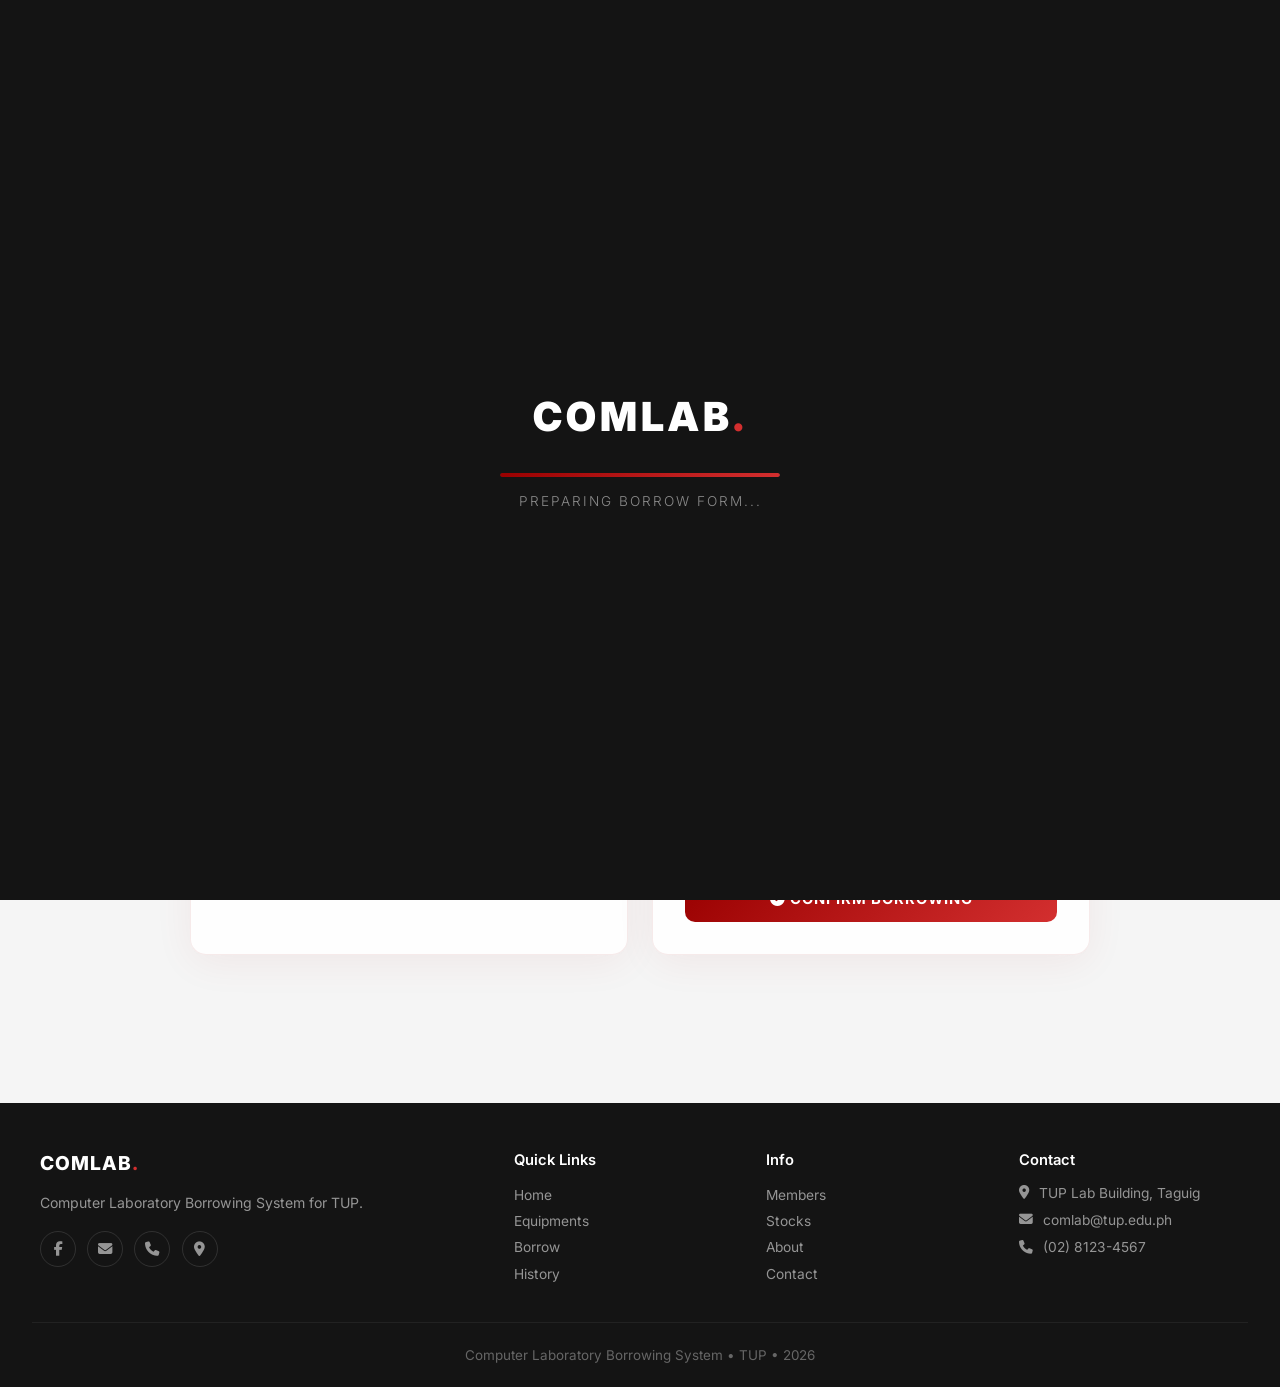
<file: borrow.html>
<!DOCTYPE html>
<html lang="en">
<head>
  <meta charset="UTF-8" />
  <meta name="viewport" content="width=device-width, initial-scale=1.0" />
  <title>Borrow - COMLAB Borrowing System</title>
  <link rel="stylesheet" href="https://cdnjs.cloudflare.com/ajax/libs/font-awesome/6.5.1/css/all.min.css" />
  <link rel="stylesheet" href="css/style.css" />
  <link rel="stylesheet" href="css/animation.css" />
  <link rel="stylesheet" href="css/responsive.css" />
  <link rel="icon" type="image/svg+xml" href="data:image/svg+xml,<svg xmlns='http://www.w3.org/2000/svg' viewBox='0 0 32 32'><rect width='32' height='32' rx='6' fill='%23990000'/><text x='50%25' y='55%25' dominant-baseline='middle' text-anchor='middle' fill='white' font-size='18' font-weight='bold' font-family='Arial'>C</text></svg>" />
</head>
<body>
  <!-- LOADING SCREEN -->
  <div class="loading-screen">
    <div class="loading-logo">COMLAB<span>.</span></div>
    <div class="loading-bar-container"><div class="loading-bar"></div></div>
    <div class="loading-text">PREPARING BORROW FORM...</div>
  </div>

  <!-- BACKGROUND -->
  <div class="circuit-bg"><div class="circuit-lines"></div></div>
  <div class="particles-container"></div>

  <!-- NAVIGATION -->
  <nav class="navbar">
    <div class="nav-inner">
      <a href="index.html" class="nav-logo">COMLAB<span>.</span></a>
      <ul class="nav-links" id="roleNav"></ul>
      <div class="nav-right">
        <button class="btn-login-outline" id="loginBtn">Login</button>
        <button class="btn-register-solid" id="registerBtn">Register</button>
        <div class="user-dropdown" id="userDropdown" style="display:none;">
          <button class="dropdown-trigger" id="dropdownTrigger">
            <span class="dropdown-avatar" id="userInitials">U</span>
            <span class="dropdown-name" id="userName">User</span>
            <i class="fas fa-chevron-down dropdown-chevron"></i>
          </button>
          <div class="dropdown-menu" id="dropdownMenu">
            <a class="dropdown-item" href="profile.html"><i class="fas fa-user"></i> Profile</a>
            <a class="dropdown-item" href="history.html"><i class="fas fa-history"></i> My History</a>
            <a class="dropdown-item" id="adminDashLink" href="admin.html" style="display:none;"><i class="fas fa-chart-pie"></i> Admin Dashboard</a>
            <div class="dropdown-divider"></div>
            <button class="dropdown-item danger" id="userLogout"><i class="fas fa-sign-out-alt"></i> Logout</button>
          </div>
        </div>
        <button class="nav-toggle" aria-label="Toggle menu"><span></span><span></span><span></span></button>
      </div>
    </div>
  </nav>

  <!-- LOGIN MODAL -->
  <div class="login-modal" id="loginModal">
    <div class="login-modal-content">
      <button class="login-close" id="loginClose">&times;</button>
      <div style="text-align:center;margin-bottom:1.2rem;">
        <div style="font-size:1.5rem;font-weight:900;letter-spacing:2px;">COMLAB<span style="color:var(--primary-light);">.</span></div>
        <p style="font-size:0.85rem;color:var(--text-secondary);margin-top:0.3rem;">Sign in to your account</p>
      </div>
      <div class="login-tabs">
        <button class="login-tab active" data-tab="student">Student</button>
        <button class="login-tab" data-tab="admin">Administrator</button>
      </div>
      <form class="login-form active" id="studentLoginForm">
        <div class="form-group"><label>TUPT Student ID</label><input type="text" id="studentId" placeholder="e.g., TUPT-23-1001" required /></div>
        <div class="form-group"><label>Password</label><input type="password" id="studentPassword" placeholder="Enter password" required /></div>
        <div class="form-options"><label><input type="checkbox" /> Remember Me</label><a href="#">Forgot Password?</a></div>
        <div class="login-error" style="display:none;color:var(--danger);font-size:0.82rem;margin-bottom:0.8rem;text-align:center;"></div>
        <button type="submit" class="btn-submit" style="font-size:0.88rem;">Sign In <i class="fas fa-arrow-right"></i></button>
      </form>
      <form class="login-form" id="adminLoginForm">
        <div class="form-group"><label>Officer ID</label><input type="text" id="adminId" placeholder="e.g., ADMIN001" required /></div>
        <div class="form-group"><label>Password</label><input type="password" id="adminPassword" placeholder="Enter password" required /></div>
        <div class="login-error" style="display:none;color:var(--danger);font-size:0.82rem;margin-bottom:0.8rem;text-align:center;"></div>
        <button type="submit" class="btn-submit" style="font-size:0.88rem;">Sign In <i class="fas fa-arrow-right"></i></button>
      </form>
    </div>
  </div>

  <!-- PAGE HEADER -->
  <div class="page-header">
    <div class="section-tag reveal"><i class="fas fa-clipboard-list"></i> New Transaction</div>
    <h1 class="reveal">Borrow <span>Equipment</span></h1>
    <p class="section-desc reveal">Select equipment and fill out the form to borrow laboratory items.</p>
  </div>

  <!-- BORROW FORM SECTION -->
  <section class="section" style="padding-top:0;">
    <div class="container" style="max-width:900px;">
      <div style="display:grid;grid-template-columns:1fr 1fr;gap:1.5rem;">
        <!-- Equipment Details Panel -->
        <div class="glass-card reveal">
          <div class="card-header">
            <div class="icon"><i class="fas fa-info-circle"></i></div>
            <h3>Equipment Details</h3>
          </div>
          <div id="equipDetailsPanel">
            <div style="text-align:center;padding:2rem 0;color:var(--text-light);">
              <i class="fas fa-tools" style="font-size:3rem;margin-bottom:1rem;opacity:0.3;"></i>
              <p>Select an equipment from the form to see details here.</p>
            </div>
          </div>
        </div>

        <!-- Borrow Form Panel -->
        <div class="glass-card reveal">
          <div class="card-header">
            <div class="icon"><i class="fas fa-file-invoice"></i></div>
            <h3>Borrowing Form</h3>
          </div>
          <form id="borrowForm">
            <div class="form-row">
              <div class="form-group">
                <label>Student Name <span style="color:var(--danger);">*</span></label>
                <input type="text" id="studentName" name="studentName" placeholder="Enter your full name" required />
              </div>
              <div class="form-group">
                <label>Lab Officer <span style="color:var(--danger);">*</span></label>
                <select id="officer" name="officer" required>
                  <option value="">Select Officer</option>
                  <option value="John Santos">John Santos</option>
                  <option value="Maria Cruz">Maria Cruz</option>
                  <option value="Alex Reyes">Alex Reyes</option>
                  <option value="Sarah Lim">Sarah Lim</option>
                  <option value="David Tan">David Tan</option>
                </select>
              </div>
            </div>
            <div class="form-group">
              <label>Equipment <span style="color:var(--danger);">*</span></label>
              <select id="equipment" name="equipment" required>
                <option value="">Select Equipment</option>
              </select>
              <input type="hidden" id="equipmentName" name="equipmentName" />
            </div>
            <div class="form-row">
              <div class="form-group">
                <label>Borrowing Fee</label>
                <div class="input-fee" id="borrowFee">₱0.00</div>
              </div>
              <div class="form-group">
                <label>Available Stocks</label>
                <div class="input-fee" id="availableStock" style="color:var(--text-primary);">—</div>
              </div>
            </div>
            <div class="form-row">
              <div class="form-group">
                <label>Pick-up Date <span style="color:var(--danger);">*</span></label>
                <input type="date" id="pickupDate" name="pickupDate" required />
              </div>
              <div class="form-group">
                <label>Return Date <span style="color:var(--danger);">*</span></label>
                <input type="date" id="returnDate" name="returnDate" required />
              </div>
            </div>
            <div class="form-group">
              <label>Purpose <span style="color:var(--danger);">*</span></label>
              <select id="purpose" name="purpose" required>
                <option value="">Select Purpose</option>
                <option value="Laboratory Activity">Laboratory Activity</option>
                <option value="Research Project">Research Project</option>
                <option value="Capstone Project">Capstone Project</option>
                <option value="Thesis">Thesis</option>
                <option value="Class Demonstration">Class Demonstration</option>
                <option value="Other">Other</option>
              </select>
            </div>
            <div class="form-group">
              <label>Remarks</label>
              <textarea id="remarks" name="remarks" placeholder="Additional notes..."></textarea>
            </div>
            <button type="submit" class="btn-submit btn-glow">
              <i class="fas fa-check-circle"></i> Confirm Borrowing
            </button>
          </form>
        </div>
      </div>
    </div>
  </section>

  <!-- MODAL -->
  <div class="modal-overlay" id="modalOverlay">
    <div class="modal-content">
      <div class="modal-icon">✓</div>
      <h2 class="modal-title">Borrow Successful!</h2>
      <p class="modal-message">Your equipment has been borrowed successfully.</p>
      <button class="modal-btn">Okay</button>
    </div>
  </div>

  <!-- LOGIN REQUIRED MODAL -->
  <div class="modal-overlay" id="loginRequiredModal">
    <div class="modal-content" style="text-align:center;">
      <div class="modal-icon" style="background:rgba(var(--primary-rgb),0.1);color:var(--primary);">🔒</div>
      <h2 class="modal-title">Login Required</h2>
      <p style="color:var(--text-secondary);margin-bottom:1.5rem;font-size:0.92rem;line-height:1.6;">
        You must sign in or create a <strong>TUPT student account</strong> before borrowing laboratory equipment.
      </p>
      <div style="display:flex;gap:0.7rem;justify-content:center;flex-wrap:wrap;">
        <button class="btn btn-primary" id="loginRequiredLoginBtn" style="padding:0.6rem 1.5rem;font-size:0.85rem;">Login</button>
        <button class="btn btn-secondary" id="loginRequiredRegisterBtn" style="padding:0.6rem 1.5rem;font-size:0.85rem;">Register</button>
        <button class="modal-btn" onclick="this.closest('.modal-overlay').classList.remove('active')" style="background:transparent;color:var(--text-secondary);box-shadow:none;">Cancel</button>
      </div>
    </div>
  </div>
  <script>
    document.addEventListener('DOMContentLoaded', function() {
      const m = document.getElementById('loginRequiredModal');
      if (!m) return;
      document.getElementById('loginRequiredLoginBtn')?.addEventListener('click', function() {
        m.classList.remove('active');
        const lm = document.getElementById('loginModal');
        if (lm) lm.classList.add('active');
      });
      document.getElementById('loginRequiredRegisterBtn')?.addEventListener('click', function() {
        m.classList.remove('active');
        const rm = document.getElementById('registerModal');
        if (rm) rm.classList.add('active');
      });
      m.addEventListener('click', function(e) { if (e.target === m) m.classList.remove('active'); });
    });
  </script>

  <!-- FOOTER -->
  <footer class="footer">
    <div class="footer-content">
      <div class="footer-col"><h3>COMLAB<span>.</span></h3><p>Computer Laboratory Borrowing System for TUP.</p>
        <div class="footer-social"><a href="#" aria-label="Facebook"><i class="fab fa-facebook-f"></i></a><a href="#" aria-label="Email"><i class="fas fa-envelope"></i></a><a href="#" aria-label="Phone"><i class="fas fa-phone"></i></a><a href="#" aria-label="Location"><i class="fas fa-map-marker-alt"></i></a></div>
      </div>
      <div class="footer-col"><h4>Quick Links</h4><ul><li><a href="index.html">Home</a></li><li><a href="equipments.html">Equipments</a></li><li><a href="borrow.html">Borrow</a></li><li><a href="history.html">History</a></li></ul></div>
      <div class="footer-col"><h4>Info</h4><ul><li><a href="members.html">Members</a></li><li><a href="stocks.html">Stocks</a></li><li><a href="#">About</a></li><li><a href="#">Contact</a></li></ul></div>
      <div class="footer-col"><h4>Contact</h4><div class="footer-contact-item"><i class="fas fa-map-marker-alt"></i><span>TUP Lab Building, Taguig</span></div><div class="footer-contact-item"><i class="fas fa-envelope"></i><span>comlab@tup.edu.ph</span></div><div class="footer-contact-item"><i class="fas fa-phone"></i><span>(02) 8123-4567</span></div></div>
    </div>
    <div class="footer-bottom"><p>Computer Laboratory Borrowing System &bull; TUP &bull; 2026</p></div>
  </footer>

  <script src="js/svg-loader.js"></script>
  <script src="js/effects.js"></script>
  <script src="js/data-layer.js"></script>
  <script src="js/inventory.js"></script>
  <script src="js/auth.js"></script>
  <script src="js/borrow.js"></script>
</body>
</html>
</file>
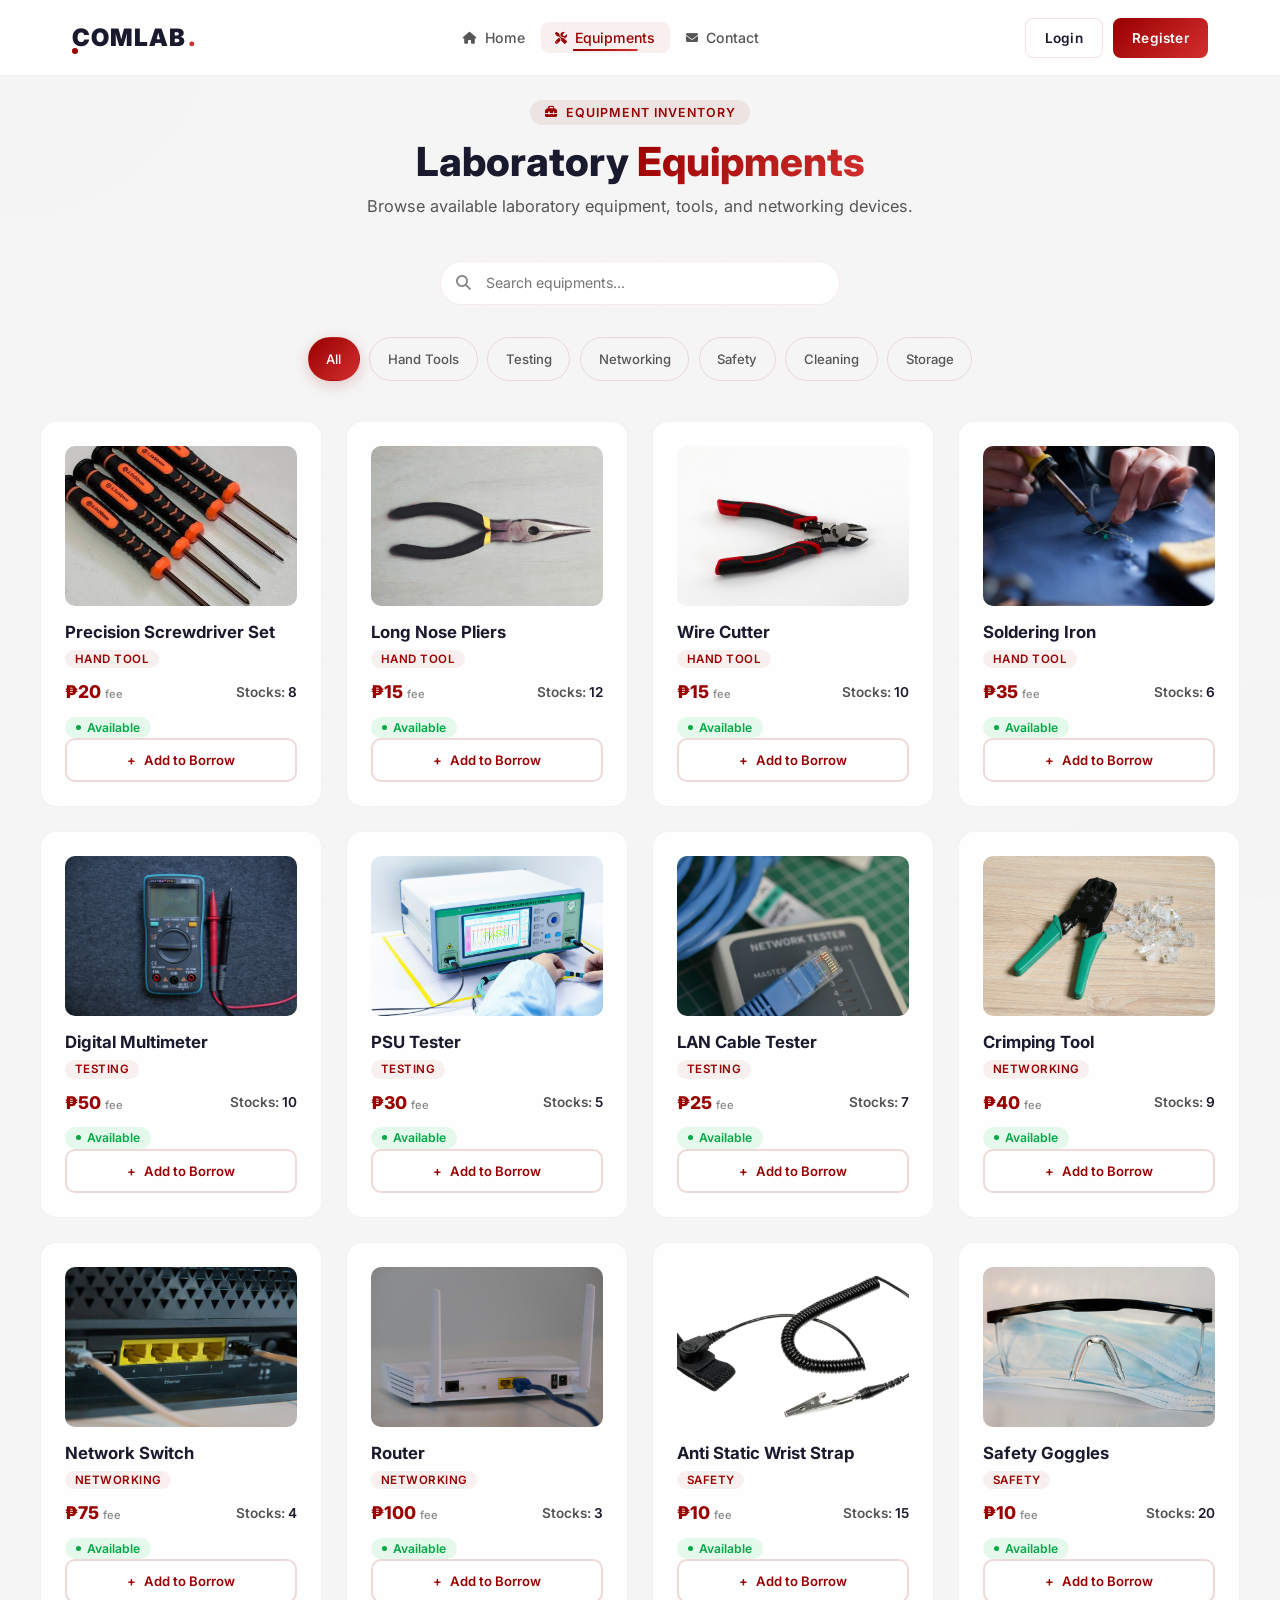
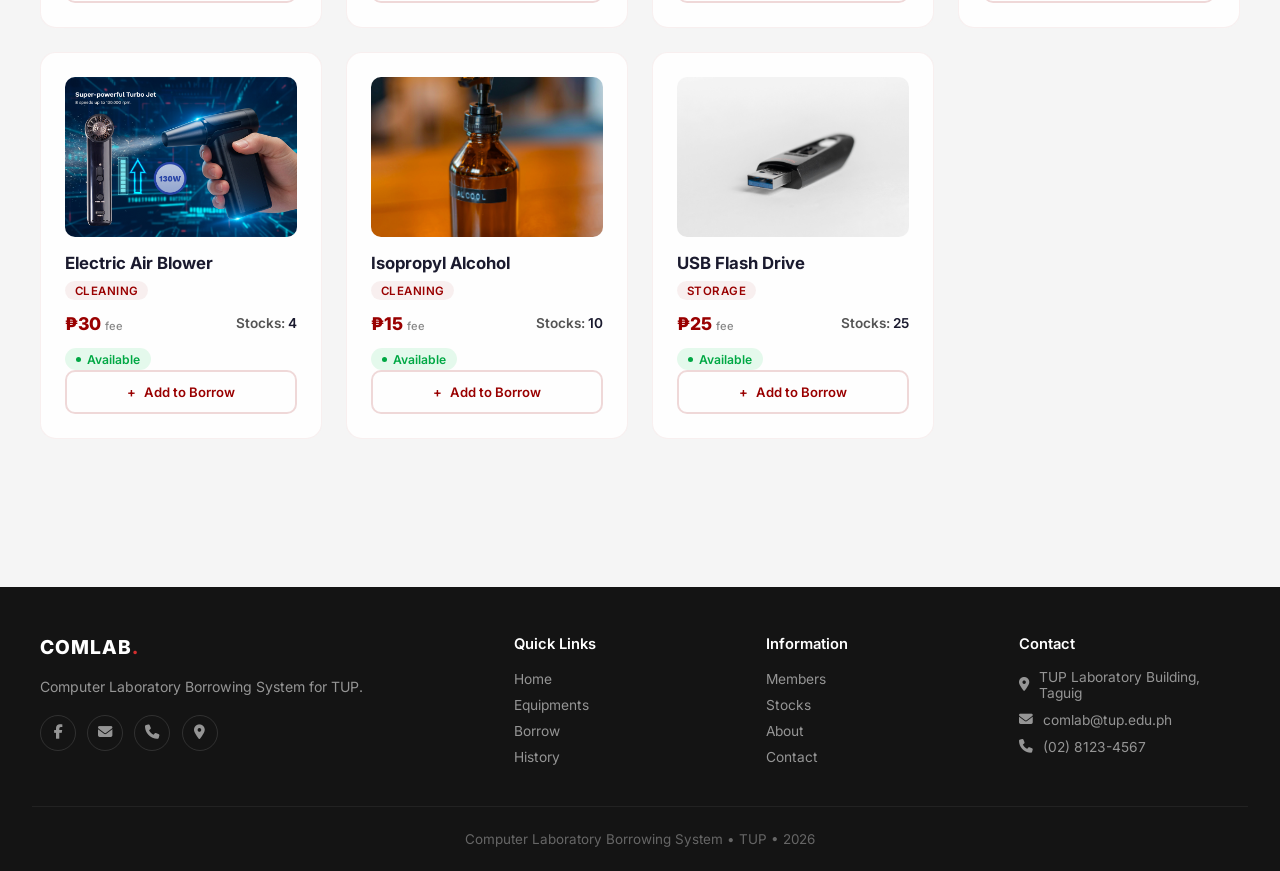
<file: equipments.html>
<!DOCTYPE html>
<html lang="en">
<head>
  <meta charset="UTF-8" />
  <meta name="viewport" content="width=device-width, initial-scale=1.0" />
  <title>Equipments - COMLAB Borrowing System</title>
  <link rel="stylesheet" href="https://cdnjs.cloudflare.com/ajax/libs/font-awesome/6.5.1/css/all.min.css" />
  <link rel="stylesheet" href="css/style.css" />
  <link rel="stylesheet" href="css/animation.css" />
  <link rel="stylesheet" href="css/responsive.css" />
  <link rel="icon" type="image/svg+xml" href="data:image/svg+xml,<svg xmlns='http://www.w3.org/2000/svg' viewBox='0 0 32 32'><rect width='32' height='32' rx='6' fill='%23990000'/><text x='50%25' y='55%25' dominant-baseline='middle' text-anchor='middle' fill='white' font-size='18' font-weight='bold' font-family='Arial'>C</text></svg>" />
</head>
<body>
  <!-- LOADING SCREEN -->
  <div class="loading-screen">
    <div class="loading-logo">COMLAB<span>.</span></div>
    <div class="loading-bar-container"><div class="loading-bar"></div></div>
    <div class="loading-text">LOADING EQUIPMENTS...</div>
  </div>

  <!-- BACKGROUND -->
  <div class="circuit-bg"><div class="circuit-lines"></div></div>
  <div class="particles-container"></div>

  <!-- NAVIGATION -->
  <nav class="navbar">
    <div class="nav-inner">
      <a href="index.html" class="nav-logo">COMLAB<span>.</span></a>
      <ul class="nav-links" id="roleNav"></ul>
      <div class="nav-right">
        <button class="btn-login-outline" id="loginBtn">Login</button>
        <button class="btn-register-solid" id="registerBtn">Register</button>
        <div class="user-dropdown" id="userDropdown" style="display:none;">
          <button class="dropdown-trigger" id="dropdownTrigger">
            <span class="dropdown-avatar" id="userInitials">U</span>
            <span class="dropdown-name" id="userName">User</span>
            <i class="fas fa-chevron-down dropdown-chevron"></i>
          </button>
          <div class="dropdown-menu" id="dropdownMenu">
            <a class="dropdown-item" href="profile.html"><i class="fas fa-user"></i> Profile</a>
            <a class="dropdown-item" href="history.html"><i class="fas fa-history"></i> My History</a>
            <a class="dropdown-item" id="adminDashLink" href="admin.html" style="display:none;"><i class="fas fa-chart-pie"></i> Admin Dashboard</a>
            <div class="dropdown-divider"></div>
            <button class="dropdown-item danger" id="userLogout"><i class="fas fa-sign-out-alt"></i> Logout</button>
          </div>
        </div>
        <button class="nav-toggle" aria-label="Toggle menu"><span></span><span></span><span></span></button>
      </div>
    </div>
  </nav>

  <!-- LOGIN MODAL -->
  <div class="login-modal" id="loginModal">
    <div class="login-modal-content">
      <button class="login-close" id="loginClose">&times;</button>
      <div style="text-align:center;margin-bottom:1.2rem;">
        <div style="font-size:1.5rem;font-weight:900;letter-spacing:2px;">COMLAB<span style="color:var(--primary-light);">.</span></div>
        <p style="font-size:0.85rem;color:var(--text-secondary);margin-top:0.3rem;">Sign in to your account</p>
      </div>
      <div class="login-tabs">
        <button class="login-tab active" data-tab="student">Student</button>
        <button class="login-tab" data-tab="admin">Administrator</button>
      </div>
      <form class="login-form active" id="studentLoginForm">
        <div class="form-group"><label>TUPT Student ID</label><input type="text" id="studentId" placeholder="e.g., TUPT-23-1001" required /></div>
        <div class="form-group"><label>Password</label><input type="password" id="studentPassword" placeholder="Enter password" required /></div>
        <div class="form-options"><label><input type="checkbox" /> Remember Me</label><a href="#">Forgot Password?</a></div>
        <div class="login-error" style="display:none;color:var(--danger);font-size:0.82rem;margin-bottom:0.8rem;text-align:center;"></div>
        <button type="submit" class="btn-submit" style="font-size:0.88rem;">Sign In <i class="fas fa-arrow-right"></i></button>
      </form>
      <form class="login-form" id="adminLoginForm">
        <div class="form-group"><label>Officer ID</label><input type="text" id="adminId" placeholder="e.g., ADMIN001" required /></div>
        <div class="form-group"><label>Password</label><input type="password" id="adminPassword" placeholder="Enter password" required /></div>
        <div class="login-error" style="display:none;color:var(--danger);font-size:0.82rem;margin-bottom:0.8rem;text-align:center;"></div>
        <button type="submit" class="btn-submit" style="font-size:0.88rem;">Sign In <i class="fas fa-arrow-right"></i></button>
      </form>
    </div>
  </div>

  <!-- PAGE HEADER -->
  <div class="page-header">
    <div class="section-tag reveal"><i class="fas fa-toolbox"></i> Equipment Inventory</div>
    <h1 class="reveal">Laboratory <span>Equipments</span></h1>
    <p class="section-desc reveal">Browse available laboratory equipment, tools, and networking devices.</p>
  </div>

  <!-- SEARCH & FILTERS -->
  <section class="section" style="padding-top:0;">
    <div class="search-bar reveal">
      <i class="fas fa-search search-icon"></i>
      <input type="text" id="equipSearch" placeholder="Search equipments..." />
    </div>
    <div class="filter-bar reveal stagger-children" id="filterBar">
      <button class="filter-btn active" data-filter="All">All</button>
      <button class="filter-btn" data-filter="Hand Tool">Hand Tools</button>
      <button class="filter-btn" data-filter="Testing">Testing</button>
      <button class="filter-btn" data-filter="Networking">Networking</button>
      <button class="filter-btn" data-filter="Safety">Safety</button>
      <button class="filter-btn" data-filter="Cleaning">Cleaning</button>
      <button class="filter-btn" data-filter="Storage">Storage</button>
    </div>
    <div class="equipments-grid" id="equipGrid"></div>
  </section>

  <!-- LOGIN REQUIRED MODAL -->
  <div class="modal-overlay" id="loginRequiredModal">
    <div class="modal-content" style="text-align:center;">
      <div class="modal-icon" style="background:rgba(var(--primary-rgb),0.1);color:var(--primary);">🔒</div>
      <h2 class="modal-title">Login Required</h2>
      <p style="color:var(--text-secondary);margin-bottom:1.5rem;font-size:0.92rem;line-height:1.6;">
        You must sign in or create a <strong>TUPT student account</strong> before borrowing laboratory equipment.
      </p>
      <div style="display:flex;gap:0.7rem;justify-content:center;flex-wrap:wrap;">
        <button class="btn btn-primary" id="loginRequiredLoginBtn" style="padding:0.6rem 1.5rem;font-size:0.85rem;">Login</button>
        <button class="btn btn-secondary" id="loginRequiredRegisterBtn" style="padding:0.6rem 1.5rem;font-size:0.85rem;">Register</button>
        <button class="modal-btn" onclick="this.closest('.modal-overlay').classList.remove('active')" style="background:transparent;color:var(--text-secondary);box-shadow:none;">Cancel</button>
      </div>
    </div>
  </div>

  <!-- REGISTER MODAL -->
  <div class="login-modal" id="registerModal">
    <div class="login-modal-content" style="max-width:520px;">
      <button class="login-close" id="registerClose">&times;</button>
      <div style="text-align:center;margin-bottom:1.2rem;">
        <div style="font-size:1.5rem;font-weight:900;letter-spacing:2px;">COMLAB<span style="color:var(--primary-light);">.</span></div>
        <p style="font-size:0.85rem;color:var(--text-secondary);margin-top:0.3rem;">Create your student account</p>
      </div>
      <form id="registerForm">
        <div style="display:grid;grid-template-columns:1fr 1fr;gap:0.6rem;">
          <div class="form-group"><label>First Name *</label><input type="text" name="firstName" placeholder="Juan" required /></div>
          <div class="form-group"><label>Middle Name</label><input type="text" name="middleName" placeholder="(optional)" /></div>
        </div>
        <div style="display:grid;grid-template-columns:1fr 1fr;gap:0.6rem;">
          <div class="form-group"><label>Last Name *</label><input type="text" name="lastName" placeholder="Dela Cruz" required /></div>
          <div class="form-group"><label>TUPT Student ID *</label><input type="text" name="regStudentId" placeholder="TUPT-23-1001" required /></div>
        </div>
        <div style="display:grid;grid-template-columns:1fr 1fr 1fr;gap:0.6rem;">
          <div class="form-group"><label>Department *</label><select name="department" required><option value="">Select</option><option>BASD</option><option>CAAD</option><option>MAAD</option><option>EAAD</option></select></div>
          <div class="form-group"><label>Year Level *</label><select name="year" required><option value="">Select</option><option>1st Year</option><option>2nd Year</option><option>3rd Year</option><option>4th Year</option></select></div>
          <div class="form-group"><label>Section *</label><input type="text" name="section" placeholder="A" required /></div>
        </div>
        <div style="display:grid;grid-template-columns:1fr 1fr;gap:0.6rem;">
          <div class="form-group"><label>Email *</label><input type="email" name="email" placeholder="you@tup.edu.ph" required /></div>
          <div class="form-group"><label>Contact Number *</label><input type="text" name="contact" placeholder="09123456789" required /></div>
        </div>
        <div style="display:grid;grid-template-columns:1fr 1fr;gap:0.6rem;">
          <div class="form-group"><label>Password *</label><input type="password" name="regPassword" placeholder="Create password" required /></div>
          <div class="form-group"><label>Confirm Password *</label><input type="password" name="regConfirmPassword" placeholder="Confirm password" required /></div>
        </div>
        <div class="login-error" id="registerError" style="display:none;color:var(--danger);font-size:0.82rem;margin-bottom:0.8rem;text-align:center;"></div>
        <button type="submit" class="btn-submit" style="font-size:0.88rem;">Create Account <i class="fas fa-user-plus"></i></button>
        <p style="text-align:center;font-size:0.78rem;color:var(--text-light);margin-top:0.8rem;">Already have an account? <a href="#" id="switchToLogin" style="color:var(--primary);font-weight:600;text-decoration:none;">Sign in</a></p>
      </form>
    </div>
  </div>

  <!-- FOOTER -->
  <footer class="footer">
    <div class="footer-content">
      <div class="footer-col"><h3>COMLAB<span>.</span></h3><p>Computer Laboratory Borrowing System for TUP.</p>
        <div class="footer-social"><a href="#" aria-label="Facebook"><i class="fab fa-facebook-f"></i></a><a href="#" aria-label="Email"><i class="fas fa-envelope"></i></a><a href="#" aria-label="Phone"><i class="fas fa-phone"></i></a><a href="#" aria-label="Location"><i class="fas fa-map-marker-alt"></i></a></div>
      </div>
      <div class="footer-col"><h4>Quick Links</h4><ul><li><a href="index.html">Home</a></li><li><a href="equipments.html">Equipments</a></li><li><a href="borrow.html">Borrow</a></li><li><a href="history.html">History</a></li></ul></div>
      <div class="footer-col"><h4>Information</h4><ul><li><a href="members.html">Members</a></li><li><a href="stocks.html">Stocks</a></li><li><a href="#">About</a></li><li><a href="#">Contact</a></li></ul></div>
      <div class="footer-col"><h4>Contact</h4><div class="footer-contact-item"><i class="fas fa-map-marker-alt"></i><span>TUP Laboratory Building, Taguig</span></div><div class="footer-contact-item"><i class="fas fa-envelope"></i><span>comlab@tup.edu.ph</span></div><div class="footer-contact-item"><i class="fas fa-phone"></i><span>(02) 8123-4567</span></div></div>
    </div>
    <div class="footer-bottom"><p>Computer Laboratory Borrowing System &bull; TUP &bull; 2026</p></div>
  </footer>

  <script src="js/svg-loader.js"></script>
  <script src="js/effects.js"></script>
  <script src="js/data-layer.js"></script>
  <script src="js/inventory.js"></script>
  <script src="js/auth.js"></script>
  <script src="js/borrow.js"></script>

  <script>
    // Login required modal handlers
    document.addEventListener('DOMContentLoaded', function() {
      const loginModal = document.getElementById('loginRequiredModal');
      if (!loginModal) return;
      document.getElementById('loginRequiredLoginBtn')?.addEventListener('click', function() {
        loginModal.classList.remove('active');
        const m = document.getElementById('loginModal');
        if (m) m.classList.add('active');
      });
      document.getElementById('loginRequiredRegisterBtn')?.addEventListener('click', function() {
        loginModal.classList.remove('active');
        const m = document.getElementById('registerModal');
        if (m) m.classList.add('active');
      });
      loginModal.addEventListener('click', function(e) {
        if (e.target === loginModal) loginModal.classList.remove('active');
      });
    });
  </script>

  <!-- EQUIPMENTS PAGE SEARCH & FILTER -->
  <script>
    document.addEventListener('DOMContentLoaded', async function() {
      await inventory.loadEquipments();

      const grid = document.getElementById('equipGrid');
      const searchInput = document.getElementById('equipSearch');
      const filterButtons = document.querySelectorAll('.filter-btn');

      let currentCategory = 'All';
      let currentSearch = '';

      function render() {
        const filtered = inventory.filterEquipments(currentCategory, currentSearch);
        inventory.renderEquipments(grid, filtered);
      }

      searchInput?.addEventListener('input', function() {
        currentSearch = this.value;
        render();
      });

      filterButtons.forEach(btn => {
        btn.addEventListener('click', function() {
          filterButtons.forEach(b => b.classList.remove('active'));
          this.classList.add('active');
          currentCategory = this.dataset.filter;
          render();
        });
      });

      // Initial render
      render();

      // Auto-refresh on Store events
      document.addEventListener(StoreEvents.INVENTORY_CHANGED, () => {
        inventory.loadEquipments().then(() => render());
      });
      document.addEventListener(StoreEvents.DATA_CHANGED, () => {
        inventory.loadEquipments().then(() => render());
      });
    });
  </script>
</body>
</html>
</file>
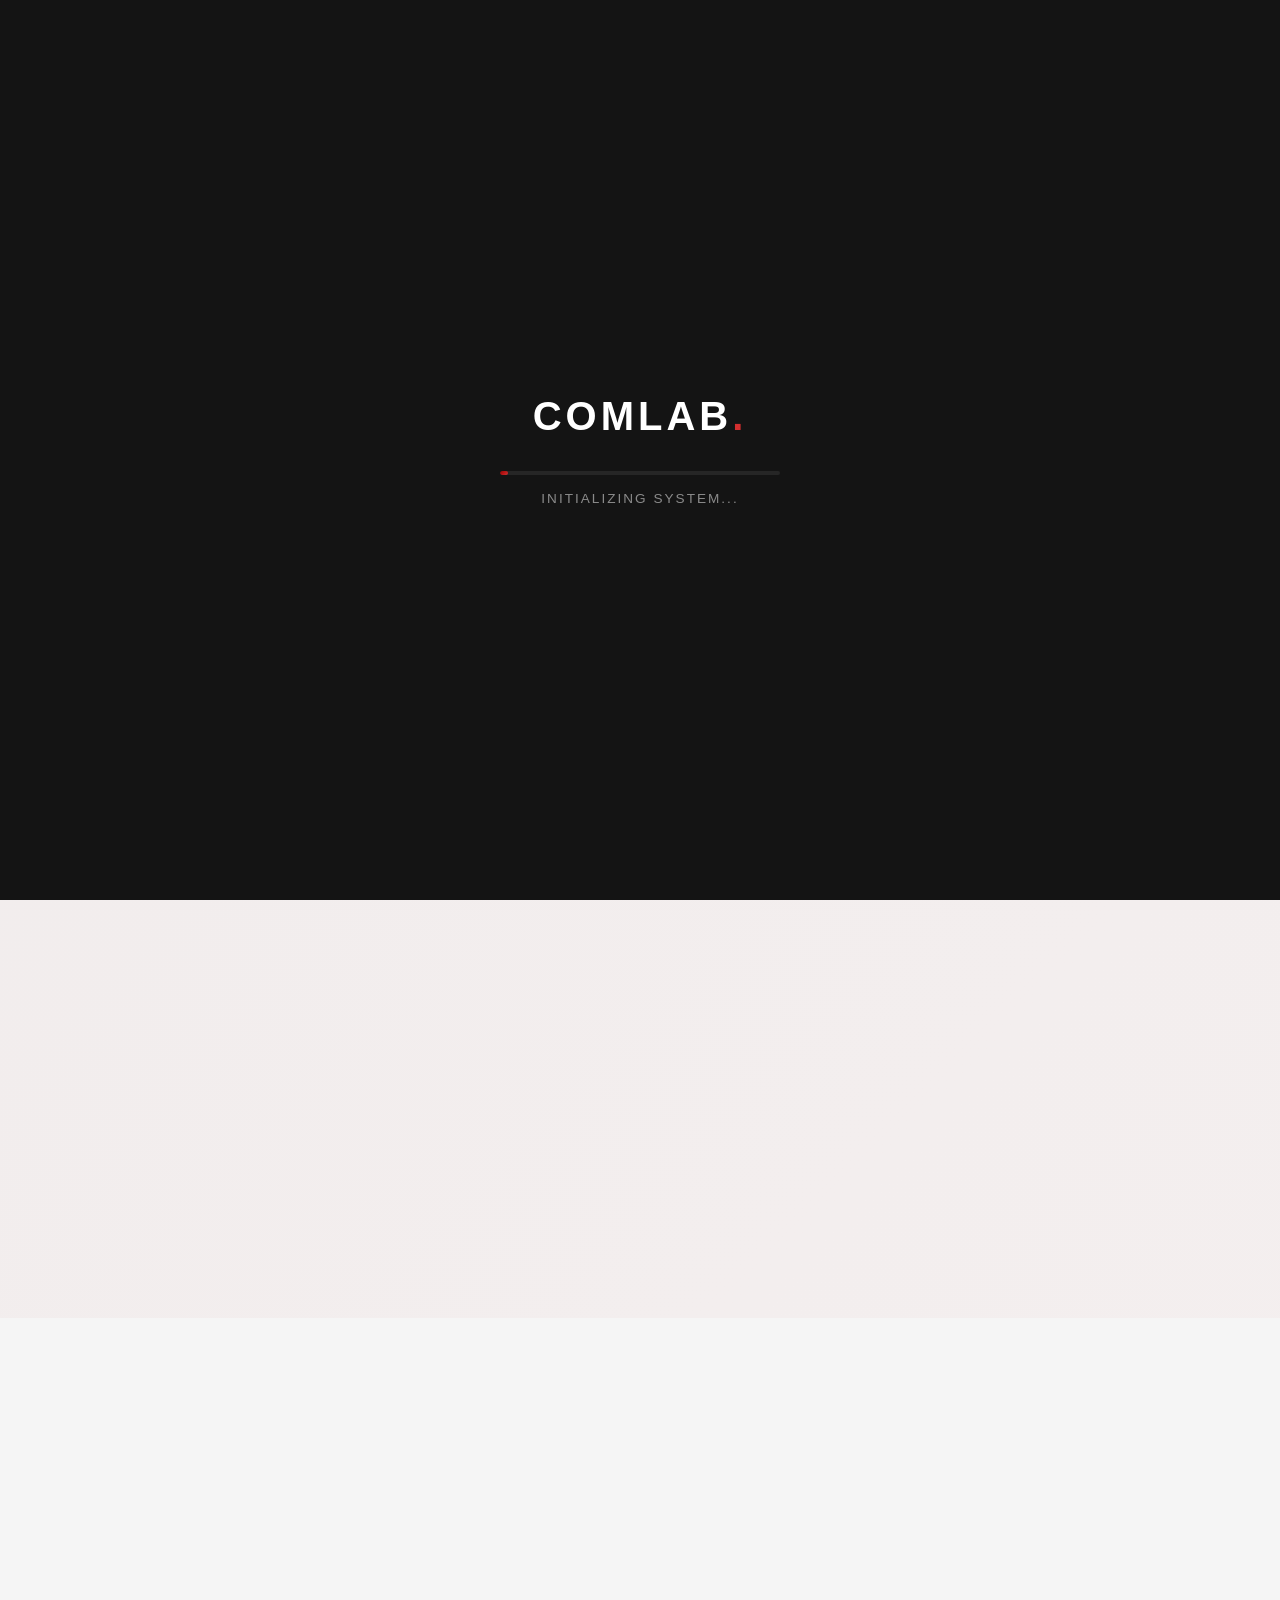
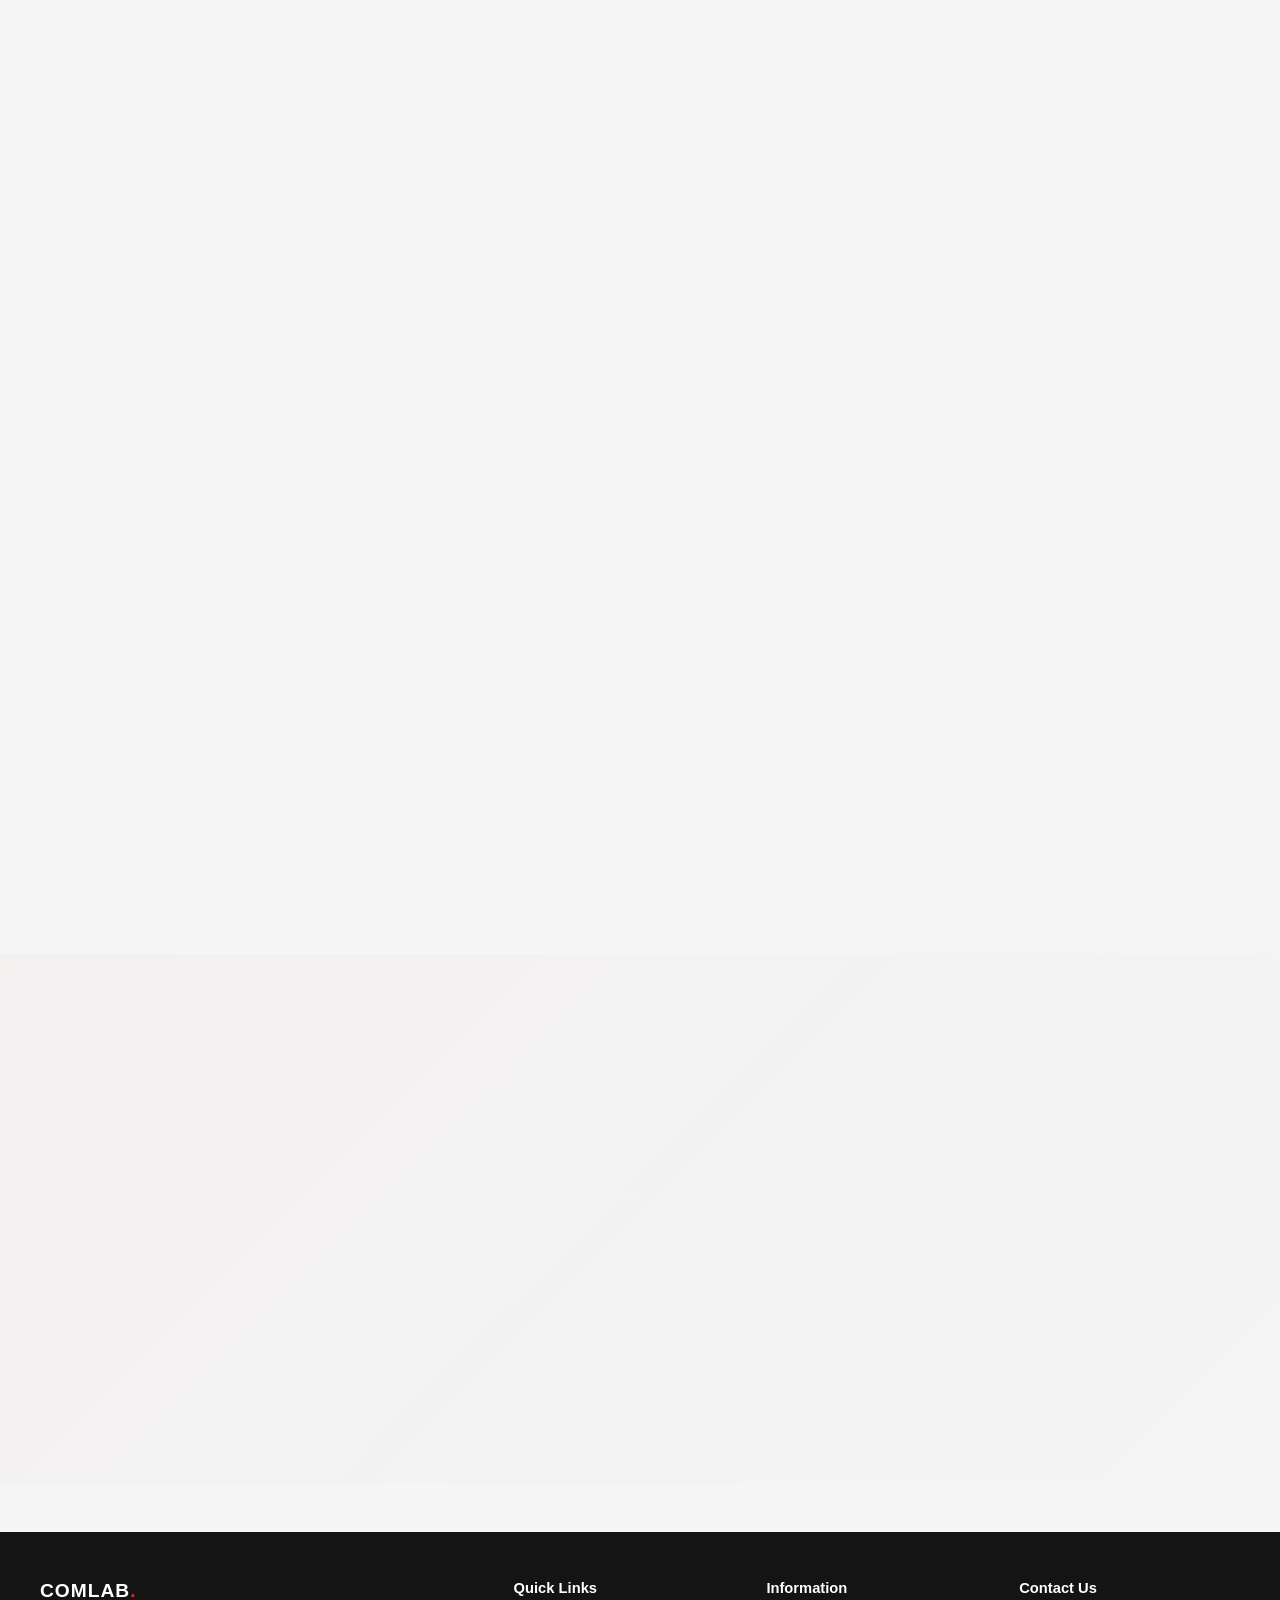
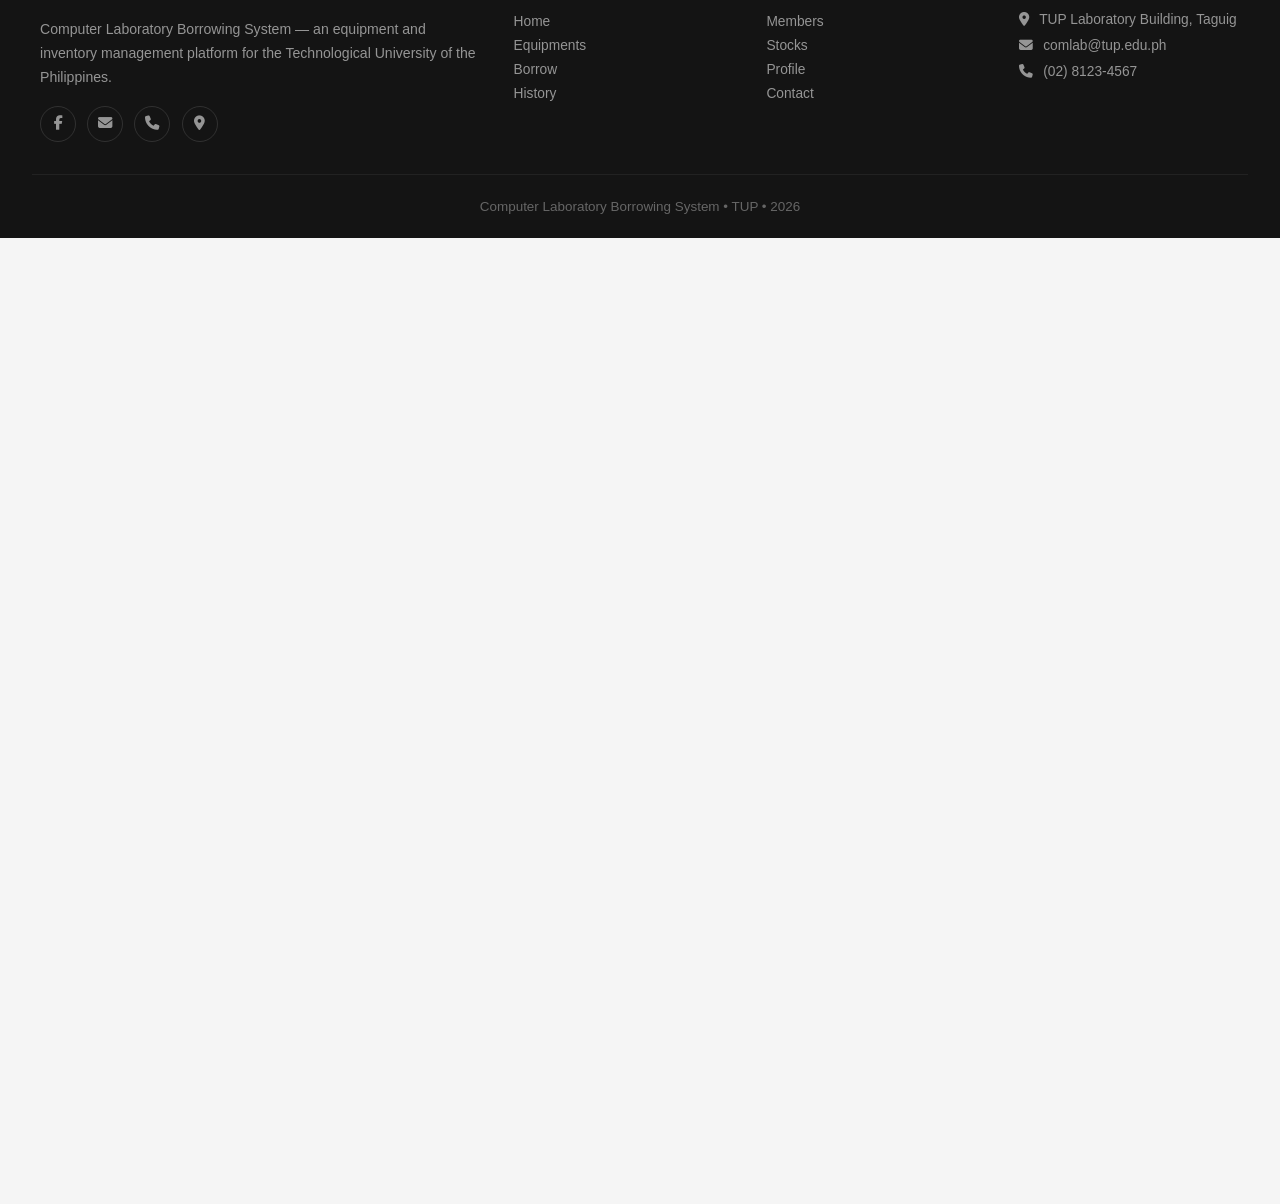
<file: history.html>
<!DOCTYPE html>
<html lang="en">
<head>
  <meta charset="UTF-8" /><meta name="viewport" content="width=device-width, initial-scale=1.0" />
  <title>History - COMLAB System</title>
  <link rel="stylesheet" href="https://cdnjs.cloudflare.com/ajax/libs/font-awesome/6.5.1/css/all.min.css" />
  <link rel="stylesheet" href="css/style.css" /><link rel="stylesheet" href="css/animation.css" /><link rel="stylesheet" href="css/responsive.css" />
  <link rel="icon" type="image/svg+xml" href="data:image/svg+xml,<svg xmlns='http://www.w3.org/2000/svg' viewBox='0 0 32 32'><rect width='32' height='32' rx='6' fill='%23990000'/><text x='50%25' y='55%25' dominant-baseline='middle' text-anchor='middle' fill='white' font-size='18' font-weight='bold' font-family='Arial'>C</text></svg>" />
</head>
<body>
  <div class="loading-screen"><div class="loading-logo">COMLAB<span>.</span></div><div class="loading-bar-container"><div class="loading-bar"></div></div><div class="loading-text">LOADING HISTORY...</div></div>
  <div class="circuit-bg"><div class="circuit-lines"></div></div><div class="particles-container"></div>

  <nav class="navbar">
    <div class="nav-inner">
      <a href="index.html" class="nav-logo">COMLAB<span>.</span></a>
      <ul class="nav-links" id="roleNav"></ul>
      <div class="nav-right">
        <button class="btn-login-outline" id="loginBtn">Login</button>
        <button class="btn-register-solid" id="registerBtn">Register</button>
        <div class="user-dropdown" id="userDropdown" style="display:none;">
          <button class="dropdown-trigger" id="dropdownTrigger">
            <span class="dropdown-avatar" id="userInitials">U</span>
            <span class="dropdown-name" id="userName">User</span>
            <i class="fas fa-chevron-down dropdown-chevron"></i>
          </button>
          <div class="dropdown-menu" id="dropdownMenu">
            <a class="dropdown-item" href="profile.html"><i class="fas fa-user"></i> Profile</a>
            <a class="dropdown-item" href="history.html"><i class="fas fa-history"></i> My History</a>
            <a class="dropdown-item" id="adminDashLink" href="admin.html" style="display:none;"><i class="fas fa-chart-pie"></i> Admin Dashboard</a>
            <div class="dropdown-divider"></div>
            <button class="dropdown-item danger" id="userLogout"><i class="fas fa-sign-out-alt"></i> Logout</button>
          </div>
        </div>
        <button class="nav-toggle" aria-label="Toggle menu"><span></span><span></span><span></span></button>
      </div>
    </div>
  </nav>

  <!-- LOGIN MODAL -->
  <div class="login-modal" id="loginModal"><div class="login-modal-content"><button class="login-close" id="loginClose">&times;</button>
    <div style="text-align:center;margin-bottom:1.2rem;"><div style="font-size:1.5rem;font-weight:900;letter-spacing:2px;">COMLAB<span style="color:var(--primary-light);">.</span></div><p style="font-size:0.85rem;color:var(--text-secondary);margin-top:0.3rem;">Sign in to view history</p></div>
    <div class="login-tabs"><button class="login-tab active" data-tab="student">Student</button><button class="login-tab" data-tab="admin">Administrator</button></div>
    <form class="login-form active" id="studentLoginForm"><div class="form-group"><label>TUPT Student ID</label><input type="text" id="studentId" placeholder="e.g., TUPT-23-1001" required /></div><div class="form-group"><label>Password</label><input type="password" id="studentPassword" placeholder="Enter password" required /></div><div class="login-error" style="display:none;color:var(--danger);font-size:0.82rem;margin-bottom:0.8rem;text-align:center;"></div><button type="submit" class="btn-submit" style="font-size:0.88rem;">Sign In <i class="fas fa-arrow-right"></i></button></form>
    <form class="login-form" id="adminLoginForm"><div class="form-group"><label>Officer ID</label><input type="text" id="adminId" placeholder="e.g., ADMIN001" required /></div><div class="form-group"><label>Password</label><input type="password" id="adminPassword" placeholder="Enter password" required /></div><div class="login-error" style="display:none;color:var(--danger);font-size:0.82rem;margin-bottom:0.8rem;text-align:center;"></div><button type="submit" class="btn-submit" style="font-size:0.88rem;">Sign In <i class="fas fa-arrow-right"></i></button></form>
  </div></div>

  <!-- REGISTER MODAL -->
  <div class="login-modal" id="registerModal">
    <div class="login-modal-content" style="max-width:520px;">
      <button class="login-close" id="registerClose">&times;</button>
      <div style="text-align:center;margin-bottom:1.2rem;">
        <div style="font-size:1.5rem;font-weight:900;letter-spacing:2px;">COMLAB<span style="color:var(--primary-light);">.</span></div>
        <p style="font-size:0.85rem;color:var(--text-secondary);margin-top:0.3rem;">Create your student account</p>
      </div>
      <form id="registerForm">
        <div style="display:grid;grid-template-columns:1fr 1fr;gap:0.6rem;">
          <div class="form-group"><label>First Name *</label><input type="text" name="firstName" placeholder="Juan" required /></div>
          <div class="form-group"><label>Middle Name</label><input type="text" name="middleName" placeholder="(optional)" /></div>
        </div>
        <div style="display:grid;grid-template-columns:1fr 1fr;gap:0.6rem;">
          <div class="form-group"><label>Last Name *</label><input type="text" name="lastName" placeholder="Dela Cruz" required /></div>
          <div class="form-group"><label>TUPT Student ID *</label><input type="text" name="regStudentId" placeholder="TUPT-23-1001" required /></div>
        </div>
        <div style="display:grid;grid-template-columns:1fr 1fr 1fr;gap:0.6rem;">
          <div class="form-group"><label>Department *</label><select name="department" required><option value="">Select</option><option>BASD</option><option>CAAD</option><option>MAAD</option><option>EAAD</option></select></div>
          <div class="form-group"><label>Year Level *</label><select name="year" required><option value="">Select</option><option>1st Year</option><option>2nd Year</option><option>3rd Year</option><option>4th Year</option></select></div>
          <div class="form-group"><label>Section *</label><input type="text" name="section" placeholder="A" required /></div>
        </div>
        <div style="display:grid;grid-template-columns:1fr 1fr;gap:0.6rem;">
          <div class="form-group"><label>Email *</label><input type="email" name="email" placeholder="you@tup.edu.ph" required /></div>
          <div class="form-group"><label>Contact Number *</label><input type="text" name="contact" placeholder="09123456789" required /></div>
        </div>
        <div style="display:grid;grid-template-columns:1fr 1fr;gap:0.6rem;">
          <div class="form-group"><label>Password *</label><input type="password" name="regPassword" placeholder="Create password" required /></div>
          <div class="form-group"><label>Confirm Password *</label><input type="password" name="regConfirmPassword" placeholder="Confirm password" required /></div>
        </div>
        <div class="login-error" id="registerError" style="display:none;color:var(--danger);font-size:0.82rem;margin-bottom:0.8rem;text-align:center;"></div>
        <button type="submit" class="btn-submit" style="font-size:0.88rem;">Create Account <i class="fas fa-user-plus"></i></button>
        <p style="text-align:center;font-size:0.78rem;color:var(--text-light);margin-top:0.8rem;">Already have an account? <a href="#" id="switchToLogin" style="color:var(--primary);font-weight:600;text-decoration:none;">Sign in</a></p>
      </form>
    </div>
  </div>

  <div class="page-header"><div class="section-tag reveal"><i class="fas fa-history"></i> My Records</div><h1 class="reveal">Borrow <span>History</span></h1><p class="section-desc reveal">Your personal equipment borrowing records.</p></div>

  <section class="section" style="padding-top:0;">
    <div class="table-container reveal">
      <div class="table-toolbar">
        <div class="table-search"><i class="fas fa-search search-icon"></i><input type="text" id="historySearch" placeholder="Search your borrows..." /></div>
        <div class="table-controls"><select id="statusFilter"><option value="all">All Status</option><option value="pending">Pending</option><option value="approved">Approved</option><option value="returned">Returned</option></select></div>
      </div>
      <div style="overflow-x:auto;"><table class="sortable" id="historyTable"><thead><tr><th>ID</th><th>Equipment</th><th>Officer</th><th>Fee</th><th>Borrow Date</th><th>Return Date</th><th>Status</th></tr></thead><tbody id="historyBody"></tbody></table></div>
      <div style="margin-top:1rem;display:flex;justify-content:space-between;align-items:center;flex-wrap:wrap;gap:0.5rem;padding-top:1rem;border-top:1px solid rgba(var(--primary-rgb),0.06);">
        <span style="font-size:0.85rem;color:var(--text-secondary);"><span id="historyCount">0</span> total transactions</span>
        <div style="display:flex;gap:0.5rem;"><span class="status-pill pending" style="font-size:0.75rem;">Pending</span><span class="status-pill approved" style="font-size:0.75rem;">Approved</span><span class="status-pill returned" style="font-size:0.75rem;">Returned</span></div>
      </div>
    </div>
  </section>

  <footer class="footer"><div class="footer-content">
    <div class="footer-col"><h3>COMLAB<span>.</span></h3><p>Computer Laboratory Borrowing System for TUPT.</p><div class="footer-social"><a href="#"><i class="fab fa-facebook-f"></i></a><a href="#"><i class="fas fa-envelope"></i></a><a href="#"><i class="fas fa-phone"></i></a></div></div>
    <div class="footer-col"><h4>Links</h4><ul><li><a href="index.html">Home</a></li><li><a href="equipments.html">Equipments</a></li><li><a href="borrow.html">Borrow</a></li></ul></div>
    <div class="footer-col"><h4>Contact</h4><div class="footer-contact-item"><i class="fas fa-map-marker-alt"></i><span>TUPT Lab Building, Manila</span></div><div class="footer-contact-item"><i class="fas fa-envelope"></i><span>comlab@tup.edu.ph</span></div></div>
  </div><div class="footer-bottom"><p>COMLAB &bull; TUPT &bull; 2026</p></div></footer>

  <script src="js/svg-loader.js"></script><script src="js/effects.js"></script><script src="js/data-layer.js"></script><script src="js/inventory.js"></script><script src="js/auth.js"></script><script src="js/borrow.js"></script>
  <script>
    document.addEventListener('DOMContentLoaded', async function() {
      await inventory.loadEquipments();
      const tbody = document.getElementById('historyBody');
      const count = document.getElementById('historyCount');
      const search = document.getElementById('historySearch');
      const filter = document.getElementById('statusFilter');

      function render() {
        let data = inventory.borrowHistory;

        // Filter by logged-in student
        if (auth.isStudent() && auth.getCurrentStudentId()) {
          data = data.filter(r => r.studentId === auth.getCurrentStudentId());
        }

        const searchText = search.value.toLowerCase();
        const statusVal = filter.value;

        if (searchText) data = data.filter(r => r.equipment.toLowerCase().includes(searchText) || r.id.toLowerCase().includes(searchText));
        if (statusVal !== 'all') data = data.filter(r => r.status.toLowerCase() === statusVal);

        count.textContent = data.length;

        if (data.length === 0) {
          tbody.innerHTML = '<tr><td colspan="7" style="text-align:center;padding:2.5rem;color:var(--text-secondary);"><div style="font-size:2.5rem;margin-bottom:0.5rem;">📋</div><h3>No Transactions Found</h3><p>Start borrowing equipment to see history here.</p></td></tr>';
          return;
        }

        tbody.innerHTML = data.map(r => `
          <tr>
            <td data-label="ID" style="font-family:'JetBrains Mono',monospace;font-size:0.78rem;"><strong>${r.id}</strong></td>
            <td data-label="Equipment">${r.equipment}</td>
            <td data-label="Officer">${r.officer}</td>
            <td data-label="Fee"><strong>₱${r.fee}</strong></td>
            <td data-label="Borrow Date">${new Date(r.borrowDate).toLocaleDateString('en-US',{month:'short',day:'numeric',year:'numeric'})}</td>
            <td data-label="Return Date">${new Date(r.returnDate).toLocaleDateString('en-US',{month:'short',day:'numeric',year:'numeric'})}</td>
            <td data-label="Status"><span class="status-pill ${r.status === 'Pending' ? 'pending' : r.status === 'Returned' ? 'returned' : 'approved'}"><span style="width:5px;height:5px;border-radius:50%;background:currentColor;display:inline-block;"></span> ${r.status}</span></td>
          </tr>
        `).join('');
      }

      render();
      search.addEventListener('input', render);
      filter.addEventListener('change', render);

      // Auto-refresh on borrow events
      document.addEventListener(StoreEvents.BORROW_CHANGED, () => {
        inventory.loadEquipments().then(() => render());
      });
      document.addEventListener(StoreEvents.DATA_CHANGED, () => {
        inventory.loadEquipments().then(() => render());
      });
    });
  </script>
</body>
</html>
</file>
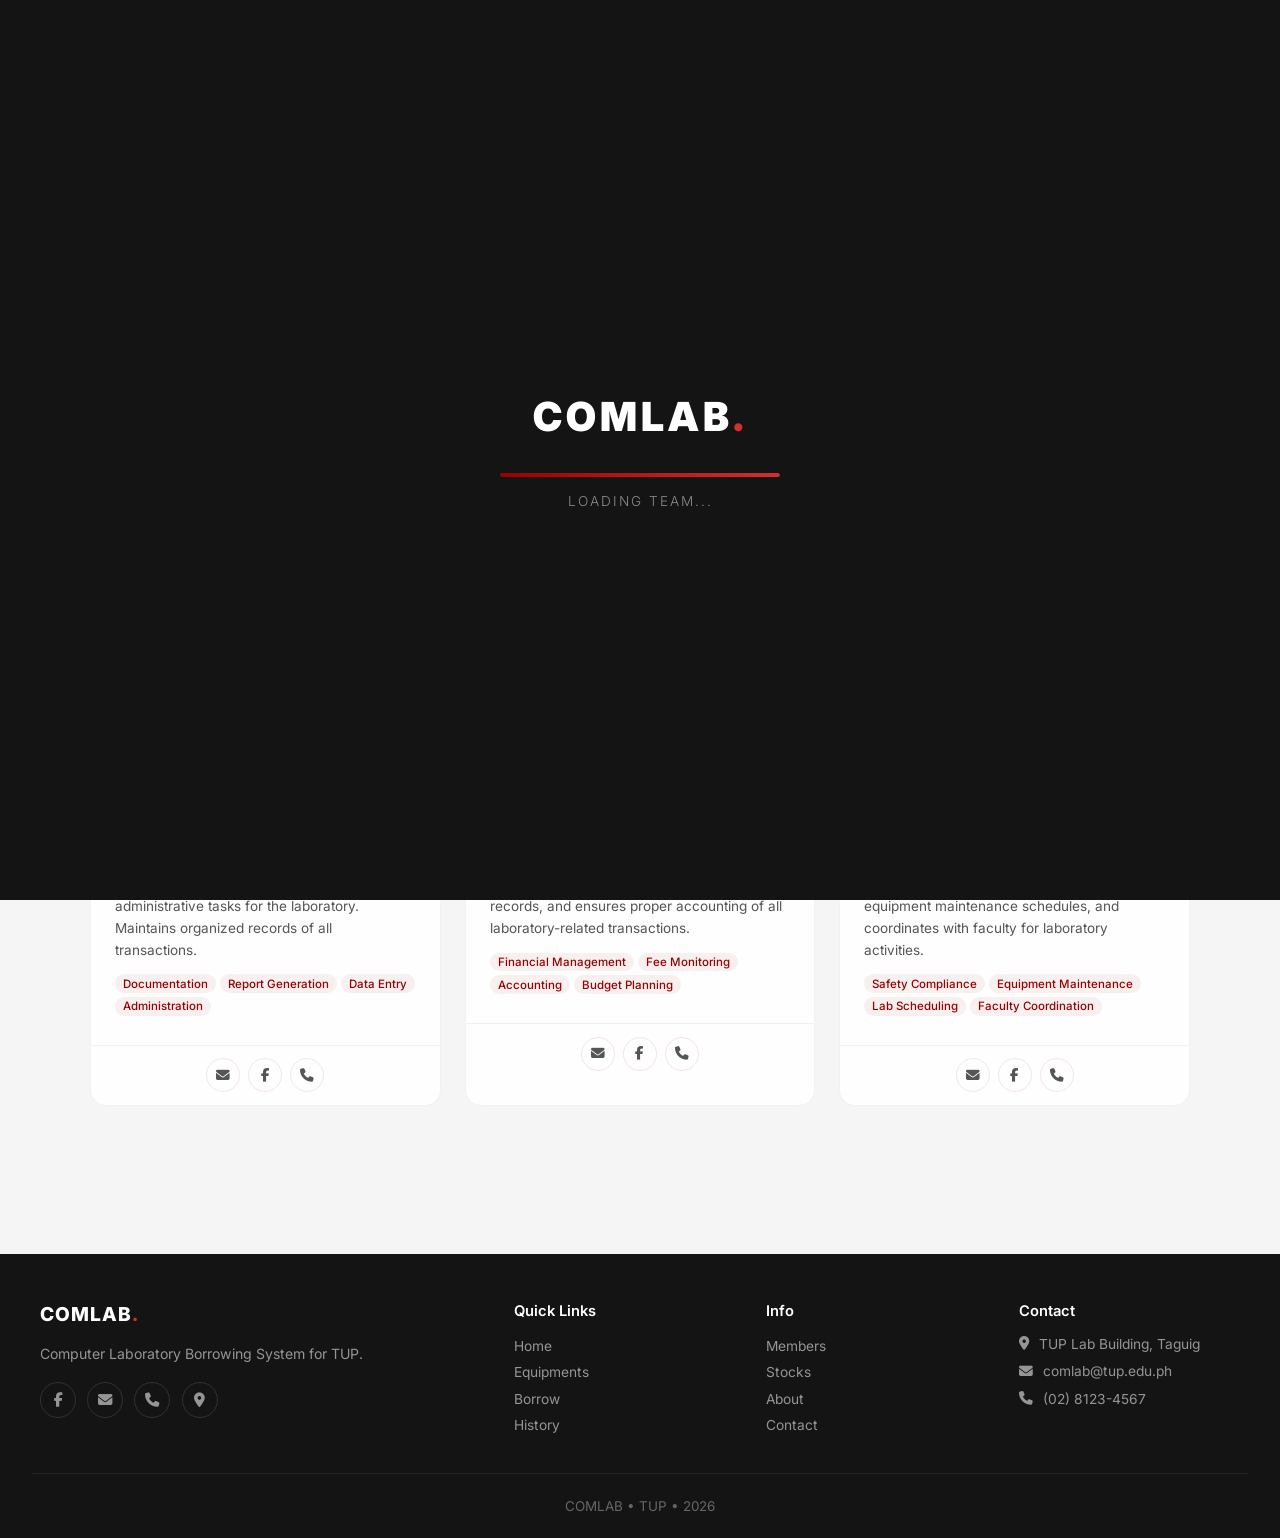
<file: members.html>
<!DOCTYPE html>
<html lang="en">
<head>
  <meta charset="UTF-8" />
  <meta name="viewport" content="width=device-width, initial-scale=1.0" />
  <title>Members - COMLAB System</title>
  <link rel="stylesheet" href="https://cdnjs.cloudflare.com/ajax/libs/font-awesome/6.5.1/css/all.min.css" />
  <link rel="stylesheet" href="css/style.css" />
  <link rel="stylesheet" href="css/animation.css" />
  <link rel="stylesheet" href="css/responsive.css" />
  <link rel="icon" type="image/svg+xml" href="data:image/svg+xml,<svg xmlns='http://www.w3.org/2000/svg' viewBox='0 0 32 32'><rect width='32' height='32' rx='6' fill='%23990000'/><text x='50%25' y='55%25' dominant-baseline='middle' text-anchor='middle' fill='white' font-size='18' font-weight='bold' font-family='Arial'>C</text></svg>" />
  <style>
    .team-grid { display:grid; grid-template-columns:repeat(auto-fill, minmax(300px, 1fr)); gap:1.5rem; max-width:1100px; margin:0 auto; }
    .team-card { background:var(--card-bg); border-radius:var(--radius); overflow:hidden; border:1px solid rgba(var(--primary-rgb),0.06); transition:var(--transition); }
    .team-card:hover { transform:translateY(-6px); box-shadow:0 12px 40px rgba(var(--primary-rgb),0.08); }
    .team-card .tc-header { padding:1.5rem; text-align:center; }
    .team-card .tc-avatar { width:80px; height:80px; border-radius:50%; margin:0 auto 1rem; display:flex; align-items:center; justify-content:center; font-size:2rem; color:white; font-weight:800; position:relative; }
    .team-card .tc-avatar .ring { position:absolute; inset:-4px; border-radius:50%; border:2px solid rgba(var(--primary-rgb),0.12); animation:spin 8s linear infinite; }
    .team-card .tc-name { font-size:1.1rem; font-weight:700; }
    .team-card .tc-role { font-size:0.82rem; color:var(--primary); font-weight:600; margin-bottom:0.5rem; }
    .team-card .tc-body { padding:0 1.5rem 1rem; }
    .team-card .tc-desc { font-size:0.85rem; color:var(--text-secondary); line-height:1.6; margin-bottom:0.8rem; }
    .team-card .tc-spec { display:flex; flex-wrap:wrap; gap:4px; margin-bottom:0.8rem; }
    .team-card .tc-spec span { padding:0.15rem 0.5rem; background:rgba(var(--primary-rgb),0.06); border-radius:50px; font-size:0.72rem; color:var(--primary); font-weight:500; }
    .team-card .tc-contact { display:flex; gap:0.5rem; justify-content:center; padding:0.8rem 1.5rem; border-top:1px solid rgba(var(--primary-rgb),0.06); }
    .team-card .tc-contact a { width:34px; height:34px; border-radius:50%; border:1px solid rgba(var(--primary-rgb),0.1); display:flex; align-items:center; justify-content:center; color:var(--text-secondary); text-decoration:none; transition:var(--transition); font-size:0.85rem; }
    .team-card .tc-contact a:hover { background:var(--gradient-1); color:white; border-color:transparent; transform:translateY(-2px); }
  </style>
</head>
<body>
  <div class="loading-screen"><div class="loading-logo">COMLAB<span>.</span></div><div class="loading-bar-container"><div class="loading-bar"></div></div><div class="loading-text">LOADING TEAM...</div></div>
  <div class="circuit-bg"><div class="circuit-lines"></div></div>
  <div class="particles-container"></div>

  <nav class="navbar">
    <div class="nav-inner">
      <a href="index.html" class="nav-logo">COMLAB<span>.</span></a>
      <ul class="nav-links" id="roleNav"></ul>
      <div class="nav-right">
        <button class="btn-login-outline" id="loginBtn">Login</button>
        <button class="btn-register-solid" id="registerBtn">Register</button>
        <div class="user-dropdown" id="userDropdown" style="display:none;">
          <button class="dropdown-trigger" id="dropdownTrigger">
            <span class="dropdown-avatar" id="userInitials">U</span>
            <span class="dropdown-name" id="userName">User</span>
            <i class="fas fa-chevron-down dropdown-chevron"></i>
          </button>
          <div class="dropdown-menu" id="dropdownMenu">
            <a class="dropdown-item" href="profile.html"><i class="fas fa-user"></i> Profile</a>
            <a class="dropdown-item" href="history.html"><i class="fas fa-history"></i> My History</a>
            <a class="dropdown-item" id="adminDashLink" href="admin.html" style="display:none;"><i class="fas fa-chart-pie"></i> Admin Dashboard</a>
            <div class="dropdown-divider"></div>
            <button class="dropdown-item danger" id="userLogout"><i class="fas fa-sign-out-alt"></i> Logout</button>
          </div>
        </div>
        <button class="nav-toggle" aria-label="Toggle menu"><span></span><span></span><span></span></button>
      </div>
    </div>
  </nav>

  <!-- LOGIN MODAL -->
  <div class="login-modal" id="loginModal"><div class="login-modal-content"><button class="login-close" id="loginClose">&times;</button>
    <div style="text-align:center;margin-bottom:1.2rem;"><div style="font-size:1.5rem;font-weight:900;letter-spacing:2px;">COMLAB<span style="color:var(--primary-light);">.</span></div><p style="font-size:0.85rem;color:var(--text-secondary);margin-top:0.3rem;">Sign in to your account</p></div>
    <div class="login-tabs"><button class="login-tab active" data-tab="student">Student</button><button class="login-tab" data-tab="admin">Administrator</button></div>
    <form class="login-form active" id="studentLoginForm"><div class="form-group"><label>TUPT Student ID</label><input type="text" id="studentId" placeholder="e.g., TUPT-23-1001" required /></div><div class="form-group"><label>Password</label><input type="password" id="studentPassword" placeholder="Enter your password" required /></div><div class="login-error" style="display:none;color:var(--danger);font-size:0.82rem;margin-bottom:0.8rem;text-align:center;"></div><button type="submit" class="btn-submit" style="font-size:0.88rem;">Sign In <i class="fas fa-arrow-right"></i></button></form>
    <form class="login-form" id="adminLoginForm"><div class="form-group"><label>Officer ID</label><input type="text" id="adminId" placeholder="e.g., ADMIN001" required /></div><div class="form-group"><label>Password</label><input type="password" id="adminPassword" placeholder="Enter your password" required /></div><div class="login-error" style="display:none;color:var(--danger);font-size:0.82rem;margin-bottom:0.8rem;text-align:center;"></div><button type="submit" class="btn-submit" style="font-size:0.88rem;">Sign In <i class="fas fa-arrow-right"></i></button></form>
  </div></div>

  <!-- REGISTER MODAL -->
  <div class="login-modal" id="registerModal">
    <div class="login-modal-content" style="max-width:520px;">
      <button class="login-close" id="registerClose">&times;</button>
      <div style="text-align:center;margin-bottom:1.2rem;">
        <div style="font-size:1.5rem;font-weight:900;letter-spacing:2px;">COMLAB<span style="color:var(--primary-light);">.</span></div>
        <p style="font-size:0.85rem;color:var(--text-secondary);margin-top:0.3rem;">Create your student account</p>
      </div>
      <form id="registerForm">
        <div style="display:grid;grid-template-columns:1fr 1fr;gap:0.6rem;">
          <div class="form-group"><label>First Name *</label><input type="text" name="firstName" placeholder="Juan" required /></div>
          <div class="form-group"><label>Middle Name</label><input type="text" name="middleName" placeholder="(optional)" /></div>
        </div>
        <div style="display:grid;grid-template-columns:1fr 1fr;gap:0.6rem;">
          <div class="form-group"><label>Last Name *</label><input type="text" name="lastName" placeholder="Dela Cruz" required /></div>
          <div class="form-group"><label>TUPT Student ID *</label><input type="text" name="regStudentId" placeholder="TUPT-23-1001" required /></div>
        </div>
        <div style="display:grid;grid-template-columns:1fr 1fr 1fr;gap:0.6rem;">
          <div class="form-group"><label>Department *</label><select name="department" required><option value="">Select</option><option>BASD</option><option>CAAD</option><option>MAAD</option><option>EAAD</option></select></div>
          <div class="form-group"><label>Year Level *</label><select name="year" required><option value="">Select</option><option>1st Year</option><option>2nd Year</option><option>3rd Year</option><option>4th Year</option></select></div>
          <div class="form-group"><label>Section *</label><input type="text" name="section" placeholder="A" required /></div>
        </div>
        <div style="display:grid;grid-template-columns:1fr 1fr;gap:0.6rem;">
          <div class="form-group"><label>Email *</label><input type="email" name="email" placeholder="you@tup.edu.ph" required /></div>
          <div class="form-group"><label>Contact Number *</label><input type="text" name="contact" placeholder="09123456789" required /></div>
        </div>
        <div style="display:grid;grid-template-columns:1fr 1fr;gap:0.6rem;">
          <div class="form-group"><label>Password *</label><input type="password" name="regPassword" placeholder="Create password" required /></div>
          <div class="form-group"><label>Confirm Password *</label><input type="password" name="regConfirmPassword" placeholder="Confirm password" required /></div>
        </div>
        <div class="login-error" id="registerError" style="display:none;color:var(--danger);font-size:0.82rem;margin-bottom:0.8rem;text-align:center;"></div>
        <button type="submit" class="btn-submit" style="font-size:0.88rem;">Create Account <i class="fas fa-user-plus"></i></button>
        <p style="text-align:center;font-size:0.78rem;color:var(--text-light);margin-top:0.8rem;">Already have an account? <a href="#" id="switchToLogin" style="color:var(--primary);font-weight:600;text-decoration:none;">Sign in</a></p>
      </form>
    </div>
  </div>

  <div class="page-header">
    <div class="section-tag reveal"><i class="fas fa-users"></i> Our Team</div>
    <h1 class="reveal">Laboratory <span>Members</span></h1>
    <p class="section-desc reveal">Meet the dedicated team behind the Computer Laboratory operations.</p>
  </div>

  <section class="section" style="padding-top:0;">
    <div class="team-grid stagger-children">
      <!-- Lab Officer -->
      <div class="team-card"><div class="tc-header"><div class="tc-avatar" style="background:linear-gradient(135deg,#990000,#d32f2f);"><span>JS</span><div class="ring"></div></div><div class="tc-name">John Santos</div><div class="tc-role">Laboratory Officer</div></div>
        <div class="tc-body"><div class="tc-desc">Responsible for approving borrowing requests, monitoring laboratory equipment, and ensuring smooth laboratory operations.</div>
        <div class="tc-spec"><span>Equipment Management</span><span>Borrow Approvals</span><span>Lab Operations</span><span>Inventory Audit</span></div></div>
        <div class="tc-contact"><a href="#"><i class="fas fa-envelope"></i></a><a href="#"><i class="fab fa-facebook-f"></i></a><a href="#"><i class="fas fa-phone"></i></a></div>
      </div>
      <!-- Assistant -->
      <div class="team-card"><div class="tc-header"><div class="tc-avatar" style="background:linear-gradient(135deg,#d32f2f,#990000);"><span>MC</span><div class="ring"></div></div><div class="tc-name">Maria Cruz</div><div class="tc-role">Student Assistant</div></div>
        <div class="tc-body"><div class="tc-desc">Assists students during borrowing transactions, maintains laboratory records, and provides technical support to laboratory users.</div>
        <div class="tc-spec"><span>Student Support</span><span>Record Keeping</span><span>Technical Support</span><span>Lab Orientation</span></div></div>
        <div class="tc-contact"><a href="#"><i class="fas fa-envelope"></i></a><a href="#"><i class="fab fa-facebook-f"></i></a><a href="#"><i class="fas fa-phone"></i></a></div>
      </div>
      <!-- Developer -->
      <div class="team-card"><div class="tc-header"><div class="tc-avatar" style="background:linear-gradient(135deg,#990000,#B71C1C);"><span>AR</span><div class="ring"></div></div><div class="tc-name">Alex Reyes</div><div class="tc-role">System Developer</div></div>
        <div class="tc-body"><div class="tc-desc">Designed and developed the Computer Laboratory Borrowing System. Specializes in web development and database management.</div>
        <div class="tc-spec"><span>Web Development</span><span>UI/UX Design</span><span>System Architecture</span><span>Database Design</span></div></div>
        <div class="tc-contact"><a href="#"><i class="fas fa-envelope"></i></a><a href="#"><i class="fab fa-github"></i></a><a href="#"><i class="fab fa-linkedin-in"></i></a></div>
      </div>
      <!-- Secretary -->
      <div class="team-card"><div class="tc-header"><div class="tc-avatar" style="background:linear-gradient(135deg,#B71C1C,#990000);"><span>SL</span><div class="ring"></div></div><div class="tc-name">Sarah Lim</div><div class="tc-role">Secretary</div></div>
        <div class="tc-body"><div class="tc-desc">Handles documentation, reports, and administrative tasks for the laboratory. Maintains organized records of all transactions.</div>
        <div class="tc-spec"><span>Documentation</span><span>Report Generation</span><span>Data Entry</span><span>Administration</span></div></div>
        <div class="tc-contact"><a href="#"><i class="fas fa-envelope"></i></a><a href="#"><i class="fab fa-facebook-f"></i></a><a href="#"><i class="fas fa-phone"></i></a></div>
      </div>
      <!-- Treasurer -->
      <div class="team-card"><div class="tc-header"><div class="tc-avatar" style="background:linear-gradient(135deg,#990000,#d32f2f);"><span>DT</span><div class="ring"></div></div><div class="tc-name">David Tan</div><div class="tc-role">Treasurer</div></div>
        <div class="tc-body"><div class="tc-desc">Monitors borrowing fees, manages financial records, and ensures proper accounting of all laboratory-related transactions.</div>
        <div class="tc-spec"><span>Financial Management</span><span>Fee Monitoring</span><span>Accounting</span><span>Budget Planning</span></div></div>
        <div class="tc-contact"><a href="#"><i class="fas fa-envelope"></i></a><a href="#"><i class="fab fa-facebook-f"></i></a><a href="#"><i class="fas fa-phone"></i></a></div>
      </div>
      <!-- Lab Officer 2 -->
      <div class="team-card"><div class="tc-header"><div class="tc-avatar" style="background:linear-gradient(135deg,#d32f2f,#B71C1C);"><span>AG</span><div class="ring"></div></div><div class="tc-name">Anna Garcia</div><div class="tc-role">Laboratory Officer</div></div>
        <div class="tc-body"><div class="tc-desc">Oversees laboratory safety protocols, equipment maintenance schedules, and coordinates with faculty for laboratory activities.</div>
        <div class="tc-spec"><span>Safety Compliance</span><span>Equipment Maintenance</span><span>Lab Scheduling</span><span>Faculty Coordination</span></div></div>
        <div class="tc-contact"><a href="#"><i class="fas fa-envelope"></i></a><a href="#"><i class="fab fa-facebook-f"></i></a><a href="#"><i class="fas fa-phone"></i></a></div>
      </div>
    </div>
  </section>

  <footer class="footer"><div class="footer-content">
    <div class="footer-col"><h3>COMLAB<span>.</span></h3><p>Computer Laboratory Borrowing System for TUP.</p><div class="footer-social"><a href="#"><i class="fab fa-facebook-f"></i></a><a href="#"><i class="fas fa-envelope"></i></a><a href="#"><i class="fas fa-phone"></i></a><a href="#"><i class="fas fa-map-marker-alt"></i></a></div></div>
    <div class="footer-col"><h4>Quick Links</h4><ul><li><a href="index.html">Home</a></li><li><a href="equipments.html">Equipments</a></li><li><a href="borrow.html">Borrow</a></li><li><a href="history.html">History</a></li></ul></div>
    <div class="footer-col"><h4>Info</h4><ul><li><a href="members.html">Members</a></li><li><a href="stocks.html">Stocks</a></li><li><a href="#">About</a></li><li><a href="#">Contact</a></li></ul></div>
    <div class="footer-col"><h4>Contact</h4><div class="footer-contact-item"><i class="fas fa-map-marker-alt"></i><span>TUP Lab Building, Taguig</span></div><div class="footer-contact-item"><i class="fas fa-envelope"></i><span>comlab@tup.edu.ph</span></div><div class="footer-contact-item"><i class="fas fa-phone"></i><span>(02) 8123-4567</span></div></div>
  </div><div class="footer-bottom"><p>COMLAB &bull; TUP &bull; 2026</p></div></footer>

  <script src="js/svg-loader.js"></script>
  <script src="js/effects.js"></script>
  <script src="js/data-layer.js"></script>
  <script src="js/inventory.js"></script>
  <script src="js/auth.js"></script>
  <script src="js/borrow.js"></script>
  <script src="js/app.js"></script>
</body>
</html>
</file>
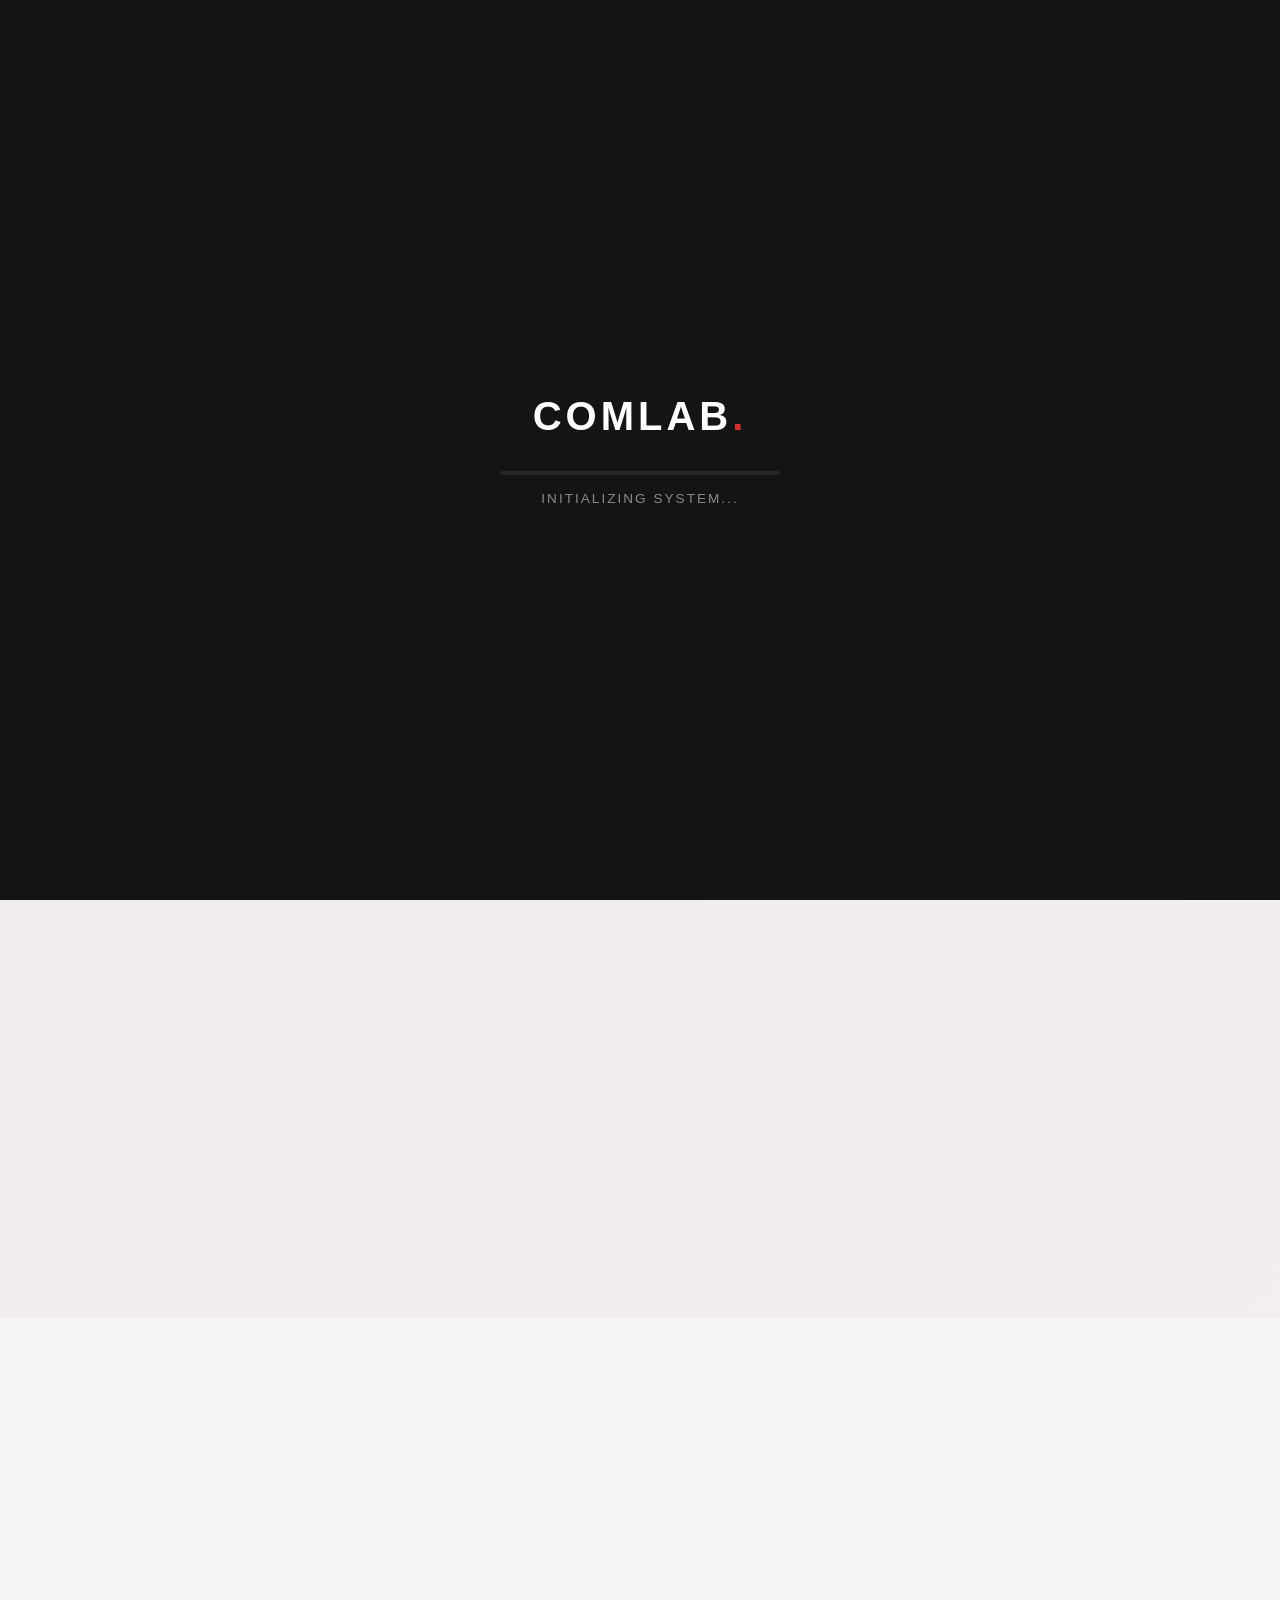
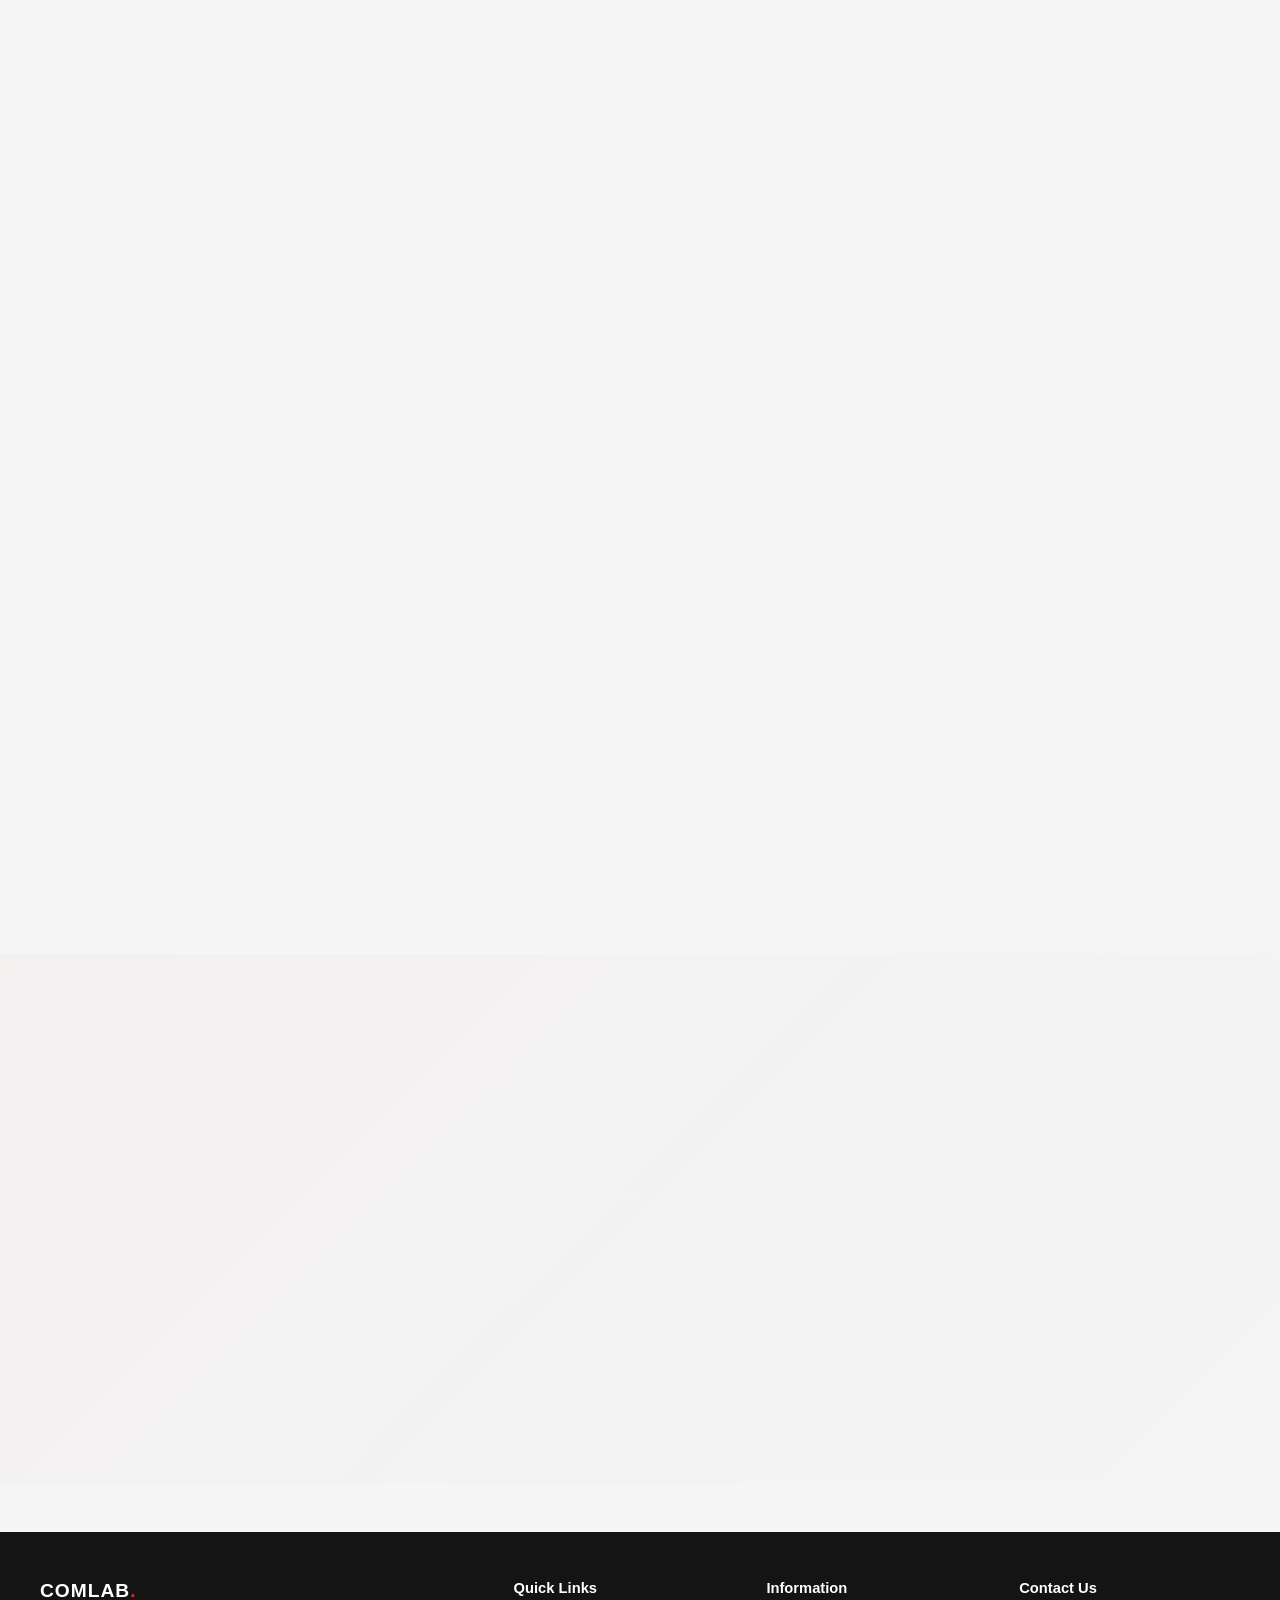
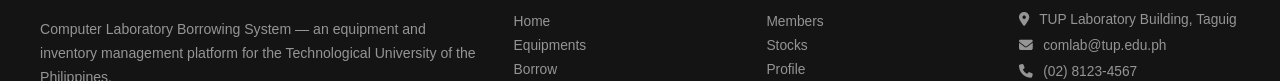
<file: profile.html>
<!DOCTYPE html>
<html lang="en">
<head>
  <meta charset="UTF-8" />
  <meta name="viewport" content="width=device-width, initial-scale=1.0" />
  <title>Profile - COMLAB System</title>
  <link rel="stylesheet" href="https://cdnjs.cloudflare.com/ajax/libs/font-awesome/6.5.1/css/all.min.css" />
  <link rel="stylesheet" href="css/style.css" />
  <link rel="stylesheet" href="css/animation.css" />
  <link rel="stylesheet" href="css/responsive.css" />
  <link rel="icon" type="image/svg+xml" href="data:image/svg+xml,<svg xmlns='http://www.w3.org/2000/svg' viewBox='0 0 32 32'><rect width='32' height='32' rx='6' fill='%23990000'/><text x='50%25' y='55%25' dominant-baseline='middle' text-anchor='middle' fill='white' font-size='18' font-weight='bold' font-family='Arial'>C</text></svg>" />
</head>
<body>
  <div class="loading-screen"><div class="loading-logo">COMLAB<span>.</span></div><div class="loading-bar-container"><div class="loading-bar"></div></div><div class="loading-text">LOADING PROFILE...</div></div>
  <div class="circuit-bg"><div class="circuit-lines"></div></div>
  <div class="particles-container"></div>

  <nav class="navbar">
    <a href="index.html" class="nav-logo">COMLAB<span>.</span></a>
    <ul class="nav-links" id="roleNav"></ul>
    <div class="nav-right">
      <button class="btn-login-outline" id="loginBtn">Login</button>
      <button class="btn-register-solid" id="registerBtn">Register</button>
      <div class="user-dropdown" id="userDropdown" style="display:none;">
        <button class="dropdown-trigger" id="dropdownTrigger">
          <span class="dropdown-avatar" id="userInitials">U</span>
          <span class="dropdown-name" id="userName">User</span>
          <i class="fas fa-chevron-down dropdown-chevron"></i>
        </button>
        <div class="dropdown-menu" id="dropdownMenu">
          <a class="dropdown-item" href="profile.html"><i class="fas fa-user"></i> Profile</a>
          <a class="dropdown-item" href="history.html"><i class="fas fa-history"></i> My History</a>
          <a class="dropdown-item" id="adminDashLink" href="admin.html" style="display:none;"><i class="fas fa-chart-pie"></i> Admin Dashboard</a>
          <div class="dropdown-divider"></div>
          <button class="dropdown-item danger" id="userLogout"><i class="fas fa-sign-out-alt"></i> Logout</button>
        </div>
      </div>
      <button class="nav-toggle" aria-label="Toggle menu"><span></span><span></span><span></span></button>
    </div>
  </nav>

  <!-- LOGIN MODAL -->
  <div class="login-modal" id="loginModal"><div class="login-modal-content"><button class="login-close" id="loginClose">&times;</button>
    <div style="text-align:center;margin-bottom:1.2rem;"><div style="font-size:1.5rem;font-weight:900;letter-spacing:2px;">COMLAB<span style="color:var(--primary-light);">.</span></div><p style="font-size:0.85rem;color:var(--text-secondary);margin-top:0.3rem;">Sign in to your account</p></div>
    <div class="login-tabs"><button class="login-tab active" data-tab="student">Student</button><button class="login-tab" data-tab="admin">Administrator</button></div>
    <form class="login-form active" id="studentLoginForm"><div class="form-group"><label>TUPT Student ID</label><input type="text" id="studentId" placeholder="e.g., TUPT-23-1001" required /></div><div class="form-group"><label>Password</label><input type="password" id="studentPassword" placeholder="Enter your password" required /></div><div class="login-error" style="display:none;color:var(--danger);font-size:0.82rem;margin-bottom:0.8rem;text-align:center;"></div><button type="submit" class="btn-submit" style="font-size:0.88rem;">Sign In <i class="fas fa-arrow-right"></i></button></form>
    <form class="login-form" id="adminLoginForm"><div class="form-group"><label>Officer ID</label><input type="text" id="adminId" placeholder="e.g., ADMIN001" required /></div><div class="form-group"><label>Password</label><input type="password" id="adminPassword" placeholder="Enter your password" required /></div><div class="login-error" style="display:none;color:var(--danger);font-size:0.82rem;margin-bottom:0.8rem;text-align:center;"></div><button type="submit" class="btn-submit" style="font-size:0.88rem;">Sign In <i class="fas fa-arrow-right"></i></button></form>
  </div></div>

  <!-- REGISTER MODAL -->
  <div class="login-modal" id="registerModal">
    <div class="login-modal-content" style="max-width:520px;">
      <button class="login-close" id="registerClose">&times;</button>
      <div style="text-align:center;margin-bottom:1.2rem;">
        <div style="font-size:1.5rem;font-weight:900;letter-spacing:2px;">COMLAB<span style="color:var(--primary-light);">.</span></div>
        <p style="font-size:0.85rem;color:var(--text-secondary);margin-top:0.3rem;">Create your student account</p>
      </div>
      <form id="registerForm">
        <div style="display:grid;grid-template-columns:1fr 1fr;gap:0.6rem;">
          <div class="form-group"><label>First Name *</label><input type="text" name="firstName" placeholder="Juan" required /></div>
          <div class="form-group"><label>Middle Name</label><input type="text" name="middleName" placeholder="(optional)" /></div>
        </div>
        <div style="display:grid;grid-template-columns:1fr 1fr;gap:0.6rem;">
          <div class="form-group"><label>Last Name *</label><input type="text" name="lastName" placeholder="Dela Cruz" required /></div>
          <div class="form-group"><label>TUPT Student ID *</label><input type="text" name="regStudentId" placeholder="TUPT-23-1001" required /></div>
        </div>
        <div style="display:grid;grid-template-columns:1fr 1fr 1fr;gap:0.6rem;">
          <div class="form-group"><label>Department *</label><select name="department" required><option value="">Select</option><option>BASD</option><option>CAAD</option><option>MAAD</option><option>EAAD</option></select></div>
          <div class="form-group"><label>Year Level *</label><select name="year" required><option value="">Select</option><option>1st Year</option><option>2nd Year</option><option>3rd Year</option><option>4th Year</option></select></div>
          <div class="form-group"><label>Section *</label><input type="text" name="section" placeholder="A" required /></div>
        </div>
        <div style="display:grid;grid-template-columns:1fr 1fr;gap:0.6rem;">
          <div class="form-group"><label>Email *</label><input type="email" name="email" placeholder="you@tup.edu.ph" required /></div>
          <div class="form-group"><label>Contact Number *</label><input type="text" name="contact" placeholder="09123456789" required /></div>
        </div>
        <div style="display:grid;grid-template-columns:1fr 1fr;gap:0.6rem;">
          <div class="form-group"><label>Password *</label><input type="password" name="regPassword" placeholder="Create password" required /></div>
          <div class="form-group"><label>Confirm Password *</label><input type="password" name="regConfirmPassword" placeholder="Confirm password" required /></div>
        </div>
        <div class="login-error" id="registerError" style="display:none;color:var(--danger);font-size:0.82rem;margin-bottom:0.8rem;text-align:center;"></div>
        <button type="submit" class="btn-submit" style="font-size:0.88rem;">Create Account <i class="fas fa-user-plus"></i></button>
        <p style="text-align:center;font-size:0.78rem;color:var(--text-light);margin-top:0.8rem;">Already have an account? <a href="#" id="switchToLogin" style="color:var(--primary);font-weight:600;text-decoration:none;">Sign in</a></p>
      </form>
    </div>
  </div>

  <div class="page-header">
    <div class="section-tag reveal"><i class="fas fa-user"></i> My Profile</div>
    <h1 class="reveal">Student <span>Profile</span></h1>
    <p class="section-desc reveal">Your personal information and borrowing activity.</p>
  </div>

  <section class="section" style="padding-top:0;">
    <div class="container" style="max-width:900px;">
      <div style="display:grid;grid-template-columns:1fr 1fr;gap:1.5rem;">
        <!-- Profile Card -->
        <div class="glass-card reveal" id="profileCard">
          <div style="text-align:center;padding:1rem;">
            <div class="profile-avatar-wrap" id="profileAvatarWrap">
              <div class="avatar-action-container">
                <div style="width:90px;height:90px;border-radius:50%;background:var(--gradient-1);display:flex;align-items:center;justify-content:center;margin:0 auto;font-size:2.5rem;color:white;font-weight:800;overflow:hidden;" id="profileAvatar">U</div>
                <div class="avatar-action-buttons" id="avatarActionButtons" style="display:none;">
                  <button class="avatar-upload-btn" id="avatarUploadBtn" title="Change photo"><i class="fas fa-camera"></i></button>
                  <button class="avatar-remove-btn" id="avatarRemoveBtn" title="Remove photo"><i class="fas fa-trash-alt"></i></button>
                </div>
              </div>
            </div>
            <h2 id="profileName" style="font-size:1.3rem;font-weight:800;">Loading...</h2>
            <span class="role" id="profileDepartment">Loading...</span>
            <div style="margin:0.8rem 0;display:flex;justify-content:center;gap:1.5rem;">
              <div><div style="font-weight:800;font-size:1.2rem;" id="profileBorrowCount">0</div><div style="font-size:0.75rem;color:var(--text-light);">Borrows</div></div>
              <div><div style="font-weight:800;font-size:1.2rem;" id="profileActiveCount">0</div><div style="font-size:0.75rem;color:var(--text-light);">Active</div></div>
              <div><div style="font-weight:800;font-size:1.2rem;" id="profileReturnedCount">0</div><div style="font-size:0.75rem;color:var(--text-light);">Returned</div></div>
            </div>
          </div>
          <div style="border-top:1px solid rgba(var(--primary-rgb),0.08);padding-top:1rem;">
            <div class="form-group"><label>Student ID</label><div style="font-weight:700;" id="profileId">—</div></div>
            <div class="form-group"><label>Email</label><div id="profileEmail">—</div></div>
            <div class="form-group"><label>Contact</label><div id="profileContact">—</div></div>
            <div class="form-group"><label>Section</label><div id="profileSection">—</div></div>
            <div class="form-group"><label>Member Since</label><div id="profileMemberSince">—</div></div>
            <button class="btn btn-primary" style="width:100%;padding:0.65rem;font-size:0.85rem;border-radius:10px;" id="editProfileBtn"><i class="fas fa-edit"></i> Edit Profile</button>
          </div>
        </div>

        <!-- Recent Activity -->
        <div class="glass-card reveal">
          <div class="card-header"><div class="icon"><i class="fas fa-clock"></i></div><h3>Recent Activity</h3></div>
          <div id="profileActivity">
            <div style="text-align:center;padding:2rem;color:var(--text-light);">No activity yet.</div>
          </div>
        </div>
      </div>

      <!-- Borrow History Table -->
      <div class="glass-card reveal" style="margin-top:1.5rem;">
        <div class="card-header"><div class="icon"><i class="fas fa-history"></i></div><h3>My Borrow History</h3></div>
        <div style="overflow-x:auto;">
          <table style="width:100%;border-collapse:collapse;font-size:0.85rem;" id="profileTable">
            <thead><tr><th style="text-align:left;padding:0.6rem 0.8rem;border-bottom:2px solid rgba(var(--primary-rgb),0.06);text-transform:uppercase;font-size:0.75rem;">Date</th><th style="text-align:left;padding:0.6rem 0.8rem;border-bottom:2px solid rgba(var(--primary-rgb),0.06);text-transform:uppercase;font-size:0.75rem;">Equipment</th><th style="text-align:left;padding:0.6rem 0.8rem;border-bottom:2px solid rgba(var(--primary-rgb),0.06);text-transform:uppercase;font-size:0.75rem;">Fee</th><th style="text-align:left;padding:0.6rem 0.8rem;border-bottom:2px solid rgba(var(--primary-rgb),0.06);text-transform:uppercase;font-size:0.75rem;">Status</th></tr></thead>
            <tbody id="profileTableBody"></tbody>
          </table>
        </div>
      </div>
    </div>
  </section>

  <!-- Edit Profile Modal -->
  <div class="login-modal" id="editModal">
    <div class="login-modal-content" style="max-width:480px;"><button class="login-close" id="editClose">&times;</button>
      <div style="text-align:center;margin-bottom:1.2rem;">
        <div style="font-size:1.3rem;font-weight:800;"><i class="fas fa-user-edit" style="color:var(--primary);margin-right:8px;"></i> Edit Profile</div>
        <p style="font-size:0.82rem;color:var(--text-secondary);margin-top:0.2rem;">Update your personal information</p>
      </div>
      <form id="editForm">
        <!-- Avatar Upload -->
        <div style="text-align:center;margin-bottom:1rem;">
          <div class="edit-avatar-wrap">
            <div style="width:72px;height:72px;border-radius:50%;background:var(--gradient-1);display:flex;align-items:center;justify-content:center;margin:0 auto;font-size:1.8rem;color:white;font-weight:700;overflow:hidden;cursor:pointer;position:relative;" id="editAvatarPreview">
              <span id="editAvatarInitials">U</span>
              <div class="edit-avatar-overlay"><i class="fas fa-camera"></i> Change</div>
            </div>
            <input type="file" id="avatarInput" accept="image/*" style="display:none;" />
            <div style="display:flex;gap:0.5rem;justify-content:center;margin-top:0.4rem;">
              <span style="font-size:0.72rem;color:var(--text-light);cursor:pointer;" id="editAvatarUploadLabel"><i class="fas fa-upload"></i> Upload</span>
              <span style="font-size:0.72rem;color:var(--danger);cursor:pointer;display:none;" id="editAvatarRemoveLabel"><i class="fas fa-trash-alt"></i> Remove</span>
            </div>
          </div>
        </div>
        <div style="display:grid;grid-template-columns:1fr 1fr;gap:0.8rem;">
          <div class="form-group"><label>First Name</label><input type="text" id="editFirstName" required /></div>
          <div class="form-group"><label>Last Name</label><input type="text" id="editLastName" required /></div>
        </div>
        <div style="display:grid;grid-template-columns:1fr 1fr;gap:0.8rem;">            <div class="form-group"><label>Department</label>
            <select id="editDepartment" style="padding:0.55rem;border-radius:8px;border:1px solid #ddd;font-family:inherit;font-size:0.85rem;width:100%;background:white;">
              <option value="BASD">BASD</option><option value="CAAD">CAAD</option>
              <option value="MAAD">MAAD</option><option value="EAAD">EAAD</option>
            </select>
          </div>
          <div class="form-group"><label>Year Level</label>
            <select id="editYear" style="padding:0.55rem;border-radius:8px;border:1px solid #ddd;font-family:inherit;font-size:0.85rem;width:100%;background:white;">
              <option value="1st Year">1st Year</option><option value="2nd Year">2nd Year</option>
              <option value="3rd Year">3rd Year</option><option value="4th Year">4th Year</option>
              <option value="5th Year">5th Year</option>
            </select>
          </div>
        </div>
        <div class="form-group"><label>Section</label><input type="text" id="editSection" placeholder="e.g. IT-2A" /></div>
        <div class="form-group"><label>Email</label><input type="email" id="editEmail" required placeholder="you@tup.edu.ph" /></div>
        <div class="form-group"><label>Contact Number</label><input type="text" id="editContact" required placeholder="e.g. 09123456789" /></div>
        <div class="edit-error" style="display:none;color:var(--danger);font-size:0.82rem;margin-bottom:0.8rem;text-align:center;"></div>

        <!-- Change Password Toggle -->
        <div style="margin:1rem 0 0.5rem;padding-top:0.8rem;border-top:1px solid rgba(var(--primary-rgb),0.08);">
          <button type="button" id="togglePasswordSection" style="display:flex;align-items:center;gap:8px;width:100%;padding:0.5rem;background:none;border:none;font-family:inherit;font-size:0.85rem;font-weight:600;color:var(--text-secondary);cursor:pointer;transition:var(--transition);border-radius:8px;">
            <i class="fas fa-lock" style="color:var(--primary);"></i> Change Password
            <i class="fas fa-chevron-down" id="passwordChevron" style="margin-left:auto;transition:transform 0.3s ease;font-size:0.75rem;"></i>
          </button>
          <div id="passwordSection" style="display:none;margin-top:0.8rem;">
            <div class="form-group"><label>Current Password</label><input type="password" id="editCurrentPass" placeholder="Enter current password" /></div>
            <div style="display:grid;grid-template-columns:1fr 1fr;gap:0.8rem;">
              <div class="form-group"><label>New Password</label><input type="password" id="editNewPass" placeholder="At least 4 characters" /></div>
              <div class="form-group"><label>Confirm New Password</label><input type="password" id="editConfirmPass" placeholder="Repeat new password" /></div>
            </div>
            <div class="pass-error" style="display:none;color:var(--danger);font-size:0.82rem;margin-bottom:0.5rem;text-align:center;"></div>
            <div class="pass-success" style="display:none;color:var(--success);font-size:0.82rem;margin-bottom:0.5rem;text-align:center;"></div>
            <button type="button" id="btnChangePass" style="padding:0.55rem 1.2rem;background:var(--gradient-1);color:white;border:none;border-radius:8px;font-size:0.82rem;font-weight:600;cursor:pointer;font-family:inherit;transition:var(--transition);width:100%;"><i class="fas fa-check"></i> Update Password</button>
          </div>
        </div>

        <div style="display:flex;gap:0.8rem;margin-top:0.5rem;">
          <button type="submit" class="btn-submit" style="flex:1;font-size:0.85rem;"><i class="fas fa-save"></i> Save Changes</button>
          <button type="button" id="editCancel" style="padding:0.6rem 1.2rem;border:1px solid #ddd;border-radius:10px;background:white;font-weight:600;cursor:pointer;font-family:inherit;font-size:0.85rem;color:var(--text-secondary);transition:var(--transition);">Cancel</button>
        </div>
      </form>
    </div>
  </div>

  <footer class="footer">
    <div class="footer-content">
      <div class="footer-col"><h3>COMLAB<span>.</span></h3><p>Computer Laboratory Borrowing System for TUPT.</p><div class="footer-social"><a href="#" aria-label="Facebook"><i class="fab fa-facebook-f"></i></a><a href="#" aria-label="Email"><i class="fas fa-envelope"></i></a><a href="#" aria-label="Phone"><i class="fas fa-phone"></i></a><a href="#" aria-label="Location"><i class="fas fa-map-marker-alt"></i></a></div></div>
      <div class="footer-col"><h4>Quick Links</h4><ul><li><a href="index.html">Home</a></li><li><a href="equipments.html">Equipments</a></li><li><a href="borrow.html">Borrow</a></li><li><a href="history.html">History</a></li></ul></div>
      <div class="footer-col"><h4>Info</h4><ul><li><a href="members.html">Members</a></li><li><a href="profile.html">Profile</a></li><li><a href="#">Contact</a></li></ul></div>
      <div class="footer-col"><h4>Contact</h4><div class="footer-contact-item"><i class="fas fa-map-marker-alt"></i><span>TUPT Laboratory Building, Manila</span></div><div class="footer-contact-item"><i class="fas fa-envelope"></i><span>comlab@tup.edu.ph</span></div><div class="footer-contact-item"><i class="fas fa-phone"></i><span>(02) 8123-4567</span></div></div>
    </div>
    <div class="footer-bottom"><p>COMLAB &bull; TUPT &bull; 2026</p></div>
  </footer>

  <div class="modal-overlay" id="modalOverlay"><div class="modal-content"><div class="modal-icon">✓</div><h2 class="modal-title">Success!</h2><p class="modal-message"></p><button class="modal-btn">Okay</button></div></div>

  <script src="js/svg-loader.js"></script>
  <script src="js/effects.js"></script>
  <script src="js/data-layer.js"></script>
  <script src="js/inventory.js"></script>
  <script src="js/auth.js"></script>
  <script src="js/borrow.js"></script>
  <script src="js/app.js"></script>
  <script>
    function renderProfile() {
      if (!auth.isLoggedIn() || !auth.isStudent()) return;

      const user = auth.currentUser;
      const studentId = user.id;
      const borrows = inventory.getStudentBorrows(studentId);
      const active = borrows.filter(r => r.status === 'Pending' || r.status === 'Approved').length;
      const returned = borrows.filter(r => r.status === 'Returned').length;

      // Avatar display
      auth.setAvatarImage(document.getElementById('profileAvatar'));
      document.getElementById('profileName').textContent = user.name;
      document.getElementById('profileDepartment').textContent = `${user.department || user.course || ''} ${user.year || ''}`.trim() || 'Student';
      document.getElementById('profileBorrowCount').textContent = borrows.length;
      document.getElementById('profileActiveCount').textContent = active;
      document.getElementById('profileReturnedCount').textContent = returned;
      document.getElementById('profileId').textContent = user.id;
      document.getElementById('profileEmail').textContent = user.email || 'N/A';
      document.getElementById('profileContact').textContent = user.contact || 'N/A';
      document.getElementById('profileSection').textContent = user.section || 'N/A';
      document.getElementById('profileMemberSince').textContent = user.memberSince ? new Date(user.memberSince).toLocaleDateString('en-US', { year:'numeric', month:'long', day:'numeric' }) : 'N/A';

      // Activity
      const activity = document.getElementById('profileActivity');
      if (borrows.length > 0) {
        activity.innerHTML = borrows.slice(0, 5).map(r => `
          <div style="display:flex;align-items:center;gap:10px;padding:0.6rem 0;border-bottom:1px solid rgba(var(--primary-rgb),0.04);">
            <div style="width:32px;height:32px;border-radius:50%;background:${r.status === 'Returned' ? 'rgba(0,200,83,0.1)' : r.status === 'Approved' ? 'rgba(33,150,243,0.1)' : 'rgba(255,193,7,0.15)'};display:flex;align-items:center;justify-content:center;color:${r.status === 'Returned' ? 'var(--success)' : r.status === 'Approved' ? '#1e88e5' : '#c79100'};font-size:0.75rem;">
              <i class="fas ${r.status === 'Returned' ? 'fa-check' : r.status === 'Approved' ? 'fa-check-circle' : 'fa-clock'}"></i></div>
            <div style="flex:1;"><div style="font-size:0.88rem;font-weight:600;">${r.equipment}</div><div style="font-size:0.75rem;color:var(--text-light);">${new Date(r.borrowDate).toLocaleDateString()}</div></div>
            <span class="status-pill ${r.status === 'Pending' ? 'pending' : r.status === 'Returned' ? 'returned' : 'approved'}">${r.status}</span>
          </div>
        `).join('');
      }

      // Table
      const tbody = document.getElementById('profileTableBody');
      if (borrows.length === 0) {
        tbody.innerHTML = '<tr><td colspan="4" style="text-align:center;padding:2rem;color:var(--text-secondary);">No borrowing records yet.</td></tr>';
      } else {
        tbody.innerHTML = borrows.map(r => `
          <tr><td data-label="Date" style="padding:0.5rem 0.8rem;border-bottom:1px solid rgba(var(--primary-rgb),0.04);">${new Date(r.borrowDate).toLocaleDateString()}</td>
          <td data-label="Equipment" style="padding:0.5rem 0.8rem;border-bottom:1px solid rgba(var(--primary-rgb),0.04);">${r.equipment}</td>
          <td data-label="Fee" style="padding:0.5rem 0.8rem;border-bottom:1px solid rgba(var(--primary-rgb),0.04);font-weight:700;">₱${r.fee}</td>
          <td data-label="Status" style="padding:0.5rem 0.8rem;border-bottom:1px solid rgba(var(--primary-rgb),0.04);"><span class="status-pill ${r.status === 'Pending' ? 'pending' : r.status === 'Returned' ? 'returned' : 'approved'}">${r.status}</span></td></tr>
        `).join('');
      }

      // ===== EDIT PROFILE =====
      let pendingAvatar = null; // holds base64 string before save
      const nameParts = (user.name || '').split(' ');
      const firstName = nameParts[0] || '';
      const lastName = nameParts.slice(1).join(' ') || '';

      function showEditError(msg){
        const el = document.querySelector('.edit-error');
        if(el){el.textContent=msg;el.style.display='block';setTimeout(()=>{el.style.display='none';},3000);}
      }

      function avatarToPreview(url){
        const preview = document.getElementById('editAvatarPreview');
        const initials = document.getElementById('editAvatarInitials');
        if(url){
          preview.style.backgroundImage = `url(${url})`;
          preview.style.backgroundSize = 'cover';
          preview.style.backgroundPosition = 'center';
          initials.style.display = 'none';
        } else {
          preview.style.backgroundImage = '';
          initials.style.display = '';
        }
      }

      // ===== AVATAR UPLOAD & REMOVE =====
      function updateAvatarRemoveBtn(){
        const hasAvatar = !!auth.getAvatar();
        document.getElementById('avatarActionButtons').style.display = hasAvatar ? 'flex' : 'none';
      }
      function updateEditRemoveLabel(){
        const label = document.getElementById('editAvatarRemoveLabel');
        if(label) label.style.display = (pendingAvatar || auth.getAvatar()) ? 'inline' : 'none';
      }

      const avatarInput = document.getElementById('avatarInput');
      document.getElementById('editAvatarPreview').addEventListener('click', () => avatarInput.click());
      document.getElementById('editAvatarUploadLabel').addEventListener('click', () => avatarInput.click());
      document.getElementById('avatarUploadBtn').addEventListener('click', () => avatarInput.click());
      avatarInput.addEventListener('change', function(){
        const file = this.files[0];
        if(!file) return;
        if(file.size > 2 * 1024 * 1024){ showEditError('Image must be under 2MB.'); this.value=''; return; }
        const reader = new FileReader();
        reader.onload = (e) => {
          pendingAvatar = e.target.result;
          avatarToPreview(pendingAvatar);
          updateEditRemoveLabel();
        };
        reader.readAsDataURL(file);
      });

      // Remove photo from profile card
      document.getElementById('avatarRemoveBtn').addEventListener('click', function(){
        if(!user.avatar) return;
        const result = auth.updateStudentProfile({ avatar: null });
        if(result.success){
          user.avatar = null;
          auth.setAvatarImage(document.getElementById('profileAvatar'));
          auth.setAvatarImage(document.getElementById('userInitials'));
          updateAvatarRemoveBtn();
          Notification.show('Photo Removed', 'Your profile photo has been removed.');
        }
      });

      // Remove photo from edit modal
      document.getElementById('editAvatarRemoveLabel').addEventListener('click', function(){
        pendingAvatar = null;
        avatarInput.value = '';
        avatarToPreview(null);
        updateEditRemoveLabel();
      });

      document.getElementById('editProfileBtn').addEventListener('click', () => {
        document.getElementById('editFirstName').value = firstName;
        document.getElementById('editLastName').value = lastName;
        document.getElementById('editEmail').value = user.email || '';
        document.getElementById('editContact').value = user.contact || '';
        document.getElementById('editSection').value = user.section || '';
        document.getElementById('editDepartment').value = user.department || user.course || 'BASD';
        document.getElementById('editYear').value = user.year || '1st Year';
        pendingAvatar = null;
        avatarInput.value = '';
        avatarToPreview(user.avatar || null);
        updateEditRemoveLabel();
        document.getElementById('editModal').classList.add('active');
      });

      // Initial state for profile remove button
      updateAvatarRemoveBtn();

      // ===== CHANGE PASSWORD =====
      const passwordSection = document.getElementById('passwordSection');
      const passwordChevron = document.getElementById('passwordChevron');
      document.getElementById('togglePasswordSection').addEventListener('click', () => {
        const isOpen = passwordSection.style.display !== 'none';
        passwordSection.style.display = isOpen ? 'none' : 'block';
        passwordChevron.style.transform = isOpen ? 'rotate(0deg)' : 'rotate(180deg)';
        if(!isOpen){
          document.getElementById('editCurrentPass').value='';
          document.getElementById('editNewPass').value='';
          document.getElementById('editConfirmPass').value='';
        }
        const pe = document.querySelector('.pass-error');
        const ps = document.querySelector('.pass-success');
        if(pe)pe.style.display='none';
        if(ps)ps.style.display='none';
      });

      function showPassMessage(msg, type){
        const el = document.querySelector(type==='error' ? '.pass-error' : '.pass-success');
        if(el){el.textContent=msg;el.style.display='block';setTimeout(()=>{el.style.display='none';},4000);}
      }

      document.getElementById('btnChangePass').addEventListener('click', () => {
        const current = document.getElementById('editCurrentPass').value;
        const newPass = document.getElementById('editNewPass').value;
        const confirm = document.getElementById('editConfirmPass').value;

        if(!current || !newPass || !confirm){showPassMessage('Please fill in all password fields.','error');return;}
        if(newPass !== confirm){showPassMessage('New passwords do not match.','error');return;}
        if(newPass.length < 4){showPassMessage('Password must be at least 4 characters.','error');return;}

        const result = auth.changePassword(current, newPass);
        if(result.success){
          showPassMessage(result.message, 'success');
          document.getElementById('editCurrentPass').value='';
          document.getElementById('editNewPass').value='';
          document.getElementById('editConfirmPass').value='';
          // Collapse after a delay
          setTimeout(() => {
            passwordSection.style.display = 'none';
            passwordChevron.style.transform = 'rotate(0deg)';
          }, 2000);
        } else {
          showPassMessage(result.message, 'error');
        }
      });

      document.getElementById('editClose').addEventListener('click', () =>
        document.getElementById('editModal').classList.remove('active'));
      document.getElementById('editCancel').addEventListener('click', () =>
        document.getElementById('editModal').classList.remove('active'));

      document.getElementById('editForm').addEventListener('submit', (e) => {
        e.preventDefault();
        const fName = document.getElementById('editFirstName').value.trim();
        const lName = document.getElementById('editLastName').value.trim();
        const email = document.getElementById('editEmail').value.trim();
        const contact = document.getElementById('editContact').value.trim();

        if(!fName || !lName){showEditError('First and last name are required.');return;}
        if(!email || !/^[^\s@]+@[^\s@]+\.[^\s@]+$/.test(email)){showEditError('Please enter a valid email.');return;}
        if(!contact || !/^\+?[\d\s-]{7,15}$/.test(contact)){showEditError('Please enter a valid contact number.');return;}

        const fullName = `${fName} ${lName}`;
        const department = document.getElementById('editDepartment').value;
        const year = document.getElementById('editYear').value;
        const section = document.getElementById('editSection').value.trim();

        const updateData = { name: fullName, email, contact, section, department, year };
        if(pendingAvatar) updateData.avatar = pendingAvatar;
        else if(pendingAvatar === null && user.avatar) updateData.avatar = null;

        const result = auth.updateStudentProfile(updateData);

        if(result.success){
          document.getElementById('editModal').classList.remove('active');
          // Update profile UI without reload
          document.getElementById('profileName').textContent = fullName;
          auth.setAvatarImage(document.getElementById('profileAvatar'));
          document.getElementById('profileEmail').textContent = email || 'N/A';
          document.getElementById('profileContact').textContent = contact || 'N/A';
          document.getElementById('profileSection').textContent = section || 'N/A';
          document.getElementById('profileDepartment').textContent = `${department} ${year}`.trim();
          // Update navbar
          const userNameEl = document.getElementById('userName');
          if(userNameEl) userNameEl.textContent = fullName;
          auth.setAvatarImage(document.getElementById('userInitials'));
          Notification.show('Profile Updated', 'Your changes have been saved successfully!');
        } else {
          showEditError(result.message);
        }
      });
    }

    // ===== INIT =====
    document.addEventListener('DOMContentLoaded', async function() {
      await inventory.loadEquipments();
      if (!auth.isLoggedIn() || !auth.isStudent()) return;

      // Initial render
      renderProfile();

      // Auto-refresh on borrow events — add only once, not inside renderProfile
      const refreshProfile = () => {
        inventory.loadEquipments().then(() => renderProfile());
      };
      document.addEventListener(StoreEvents.BORROW_CHANGED, refreshProfile);
      document.addEventListener(StoreEvents.INVENTORY_CHANGED, refreshProfile);
      document.addEventListener(StoreEvents.DATA_CHANGED, refreshProfile);
    });
  </script>
</body>
</html>
</file>
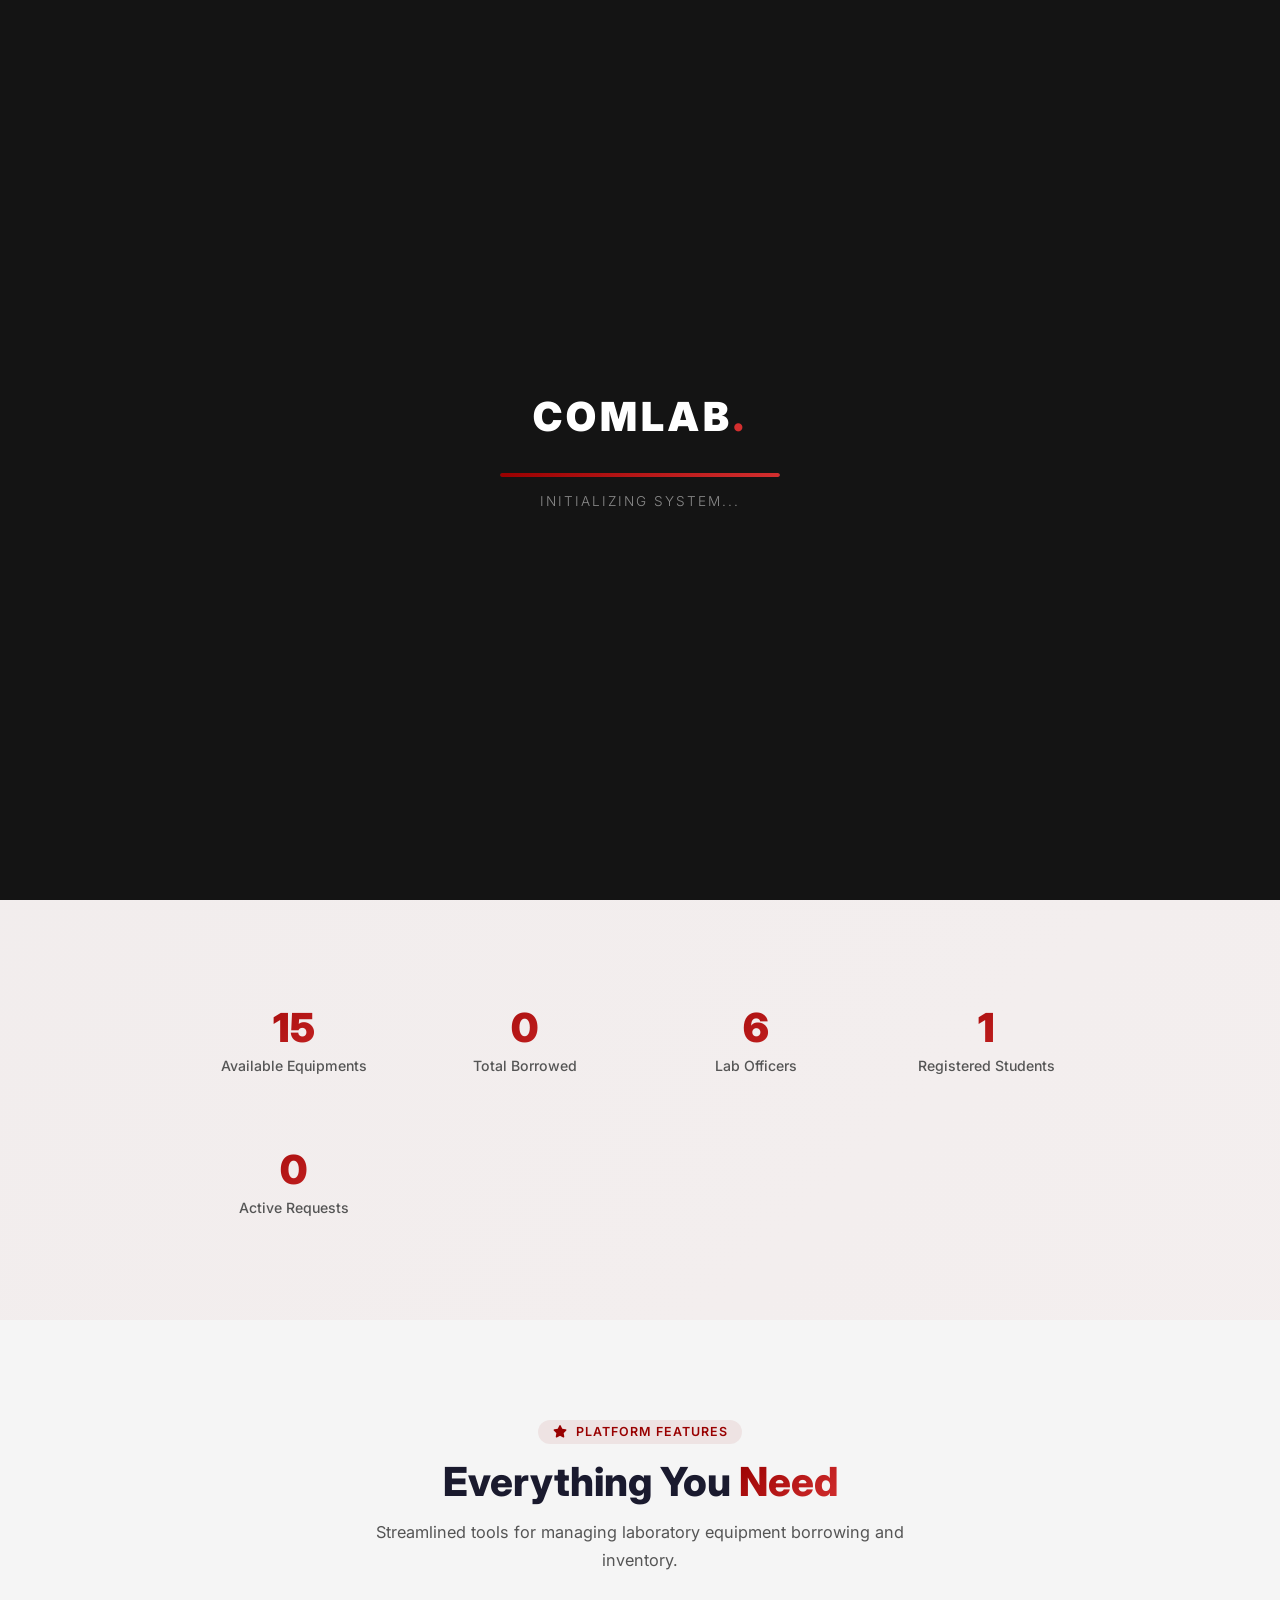
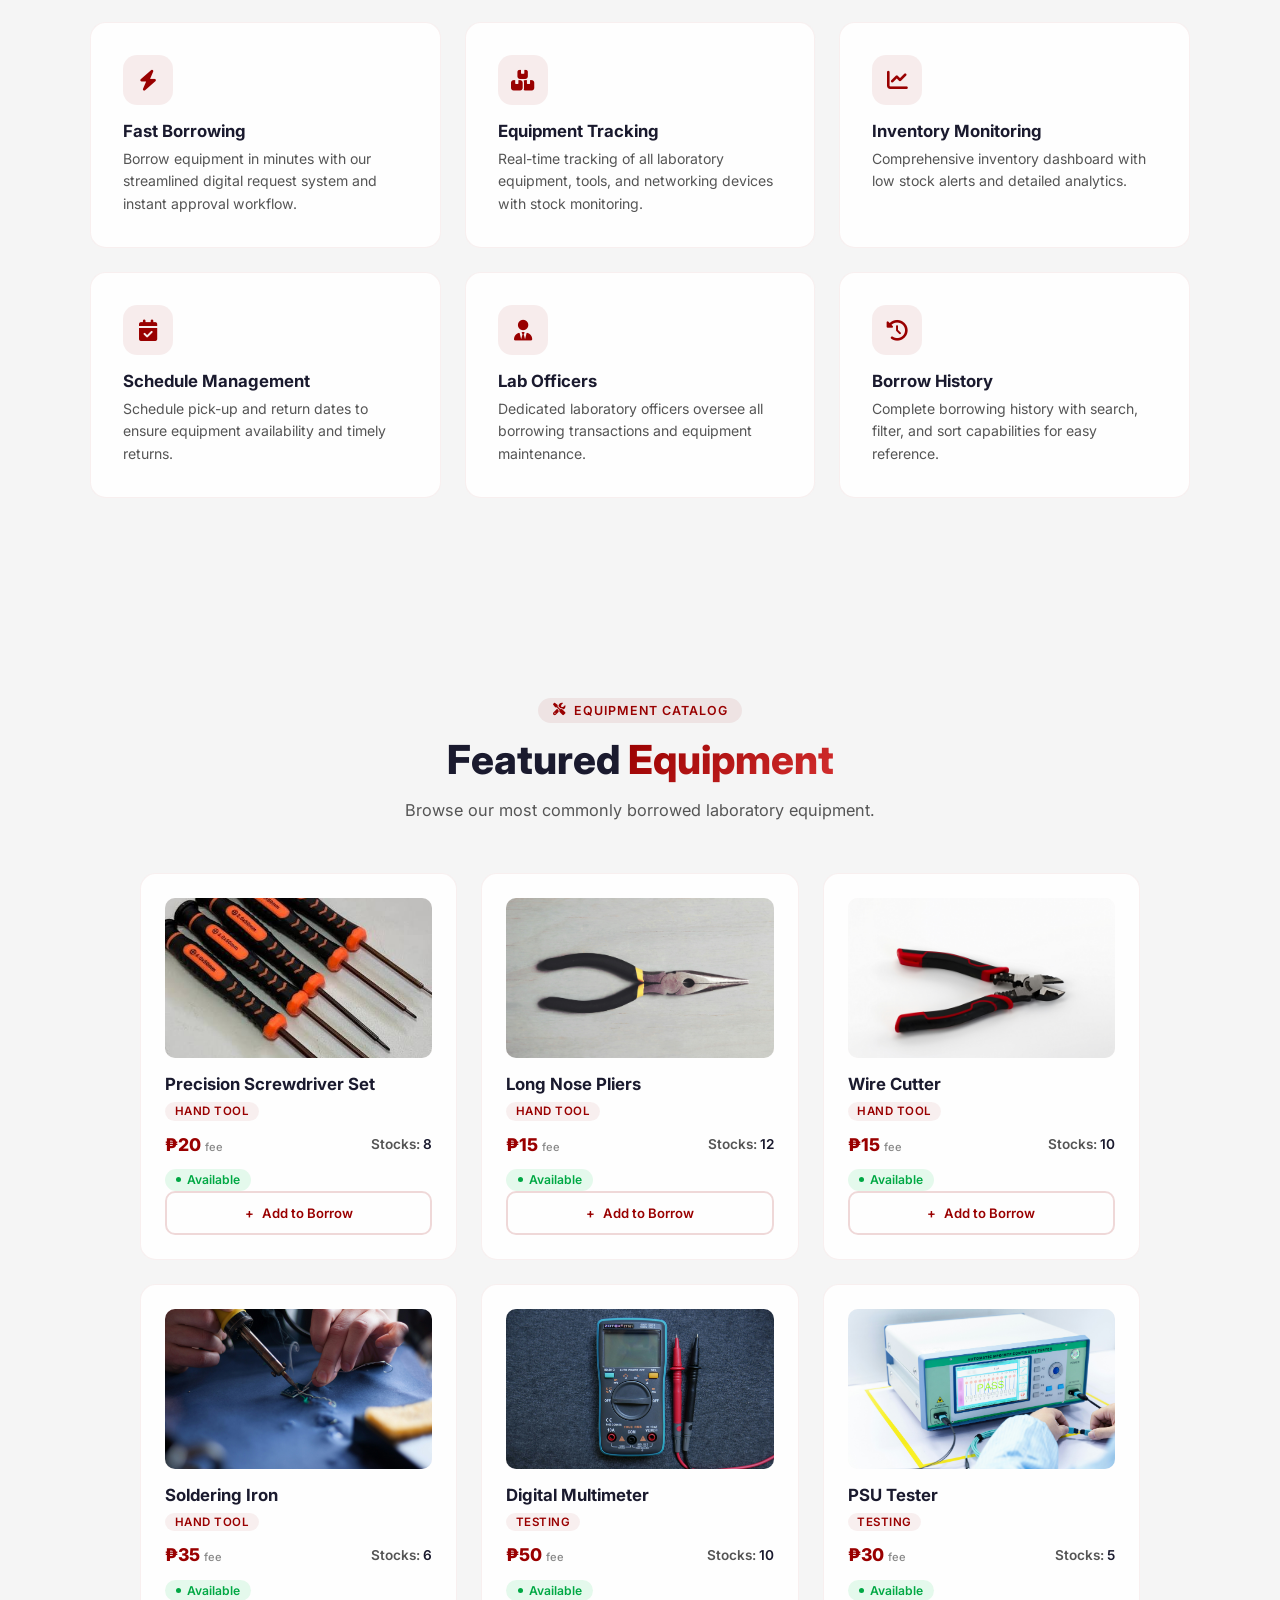
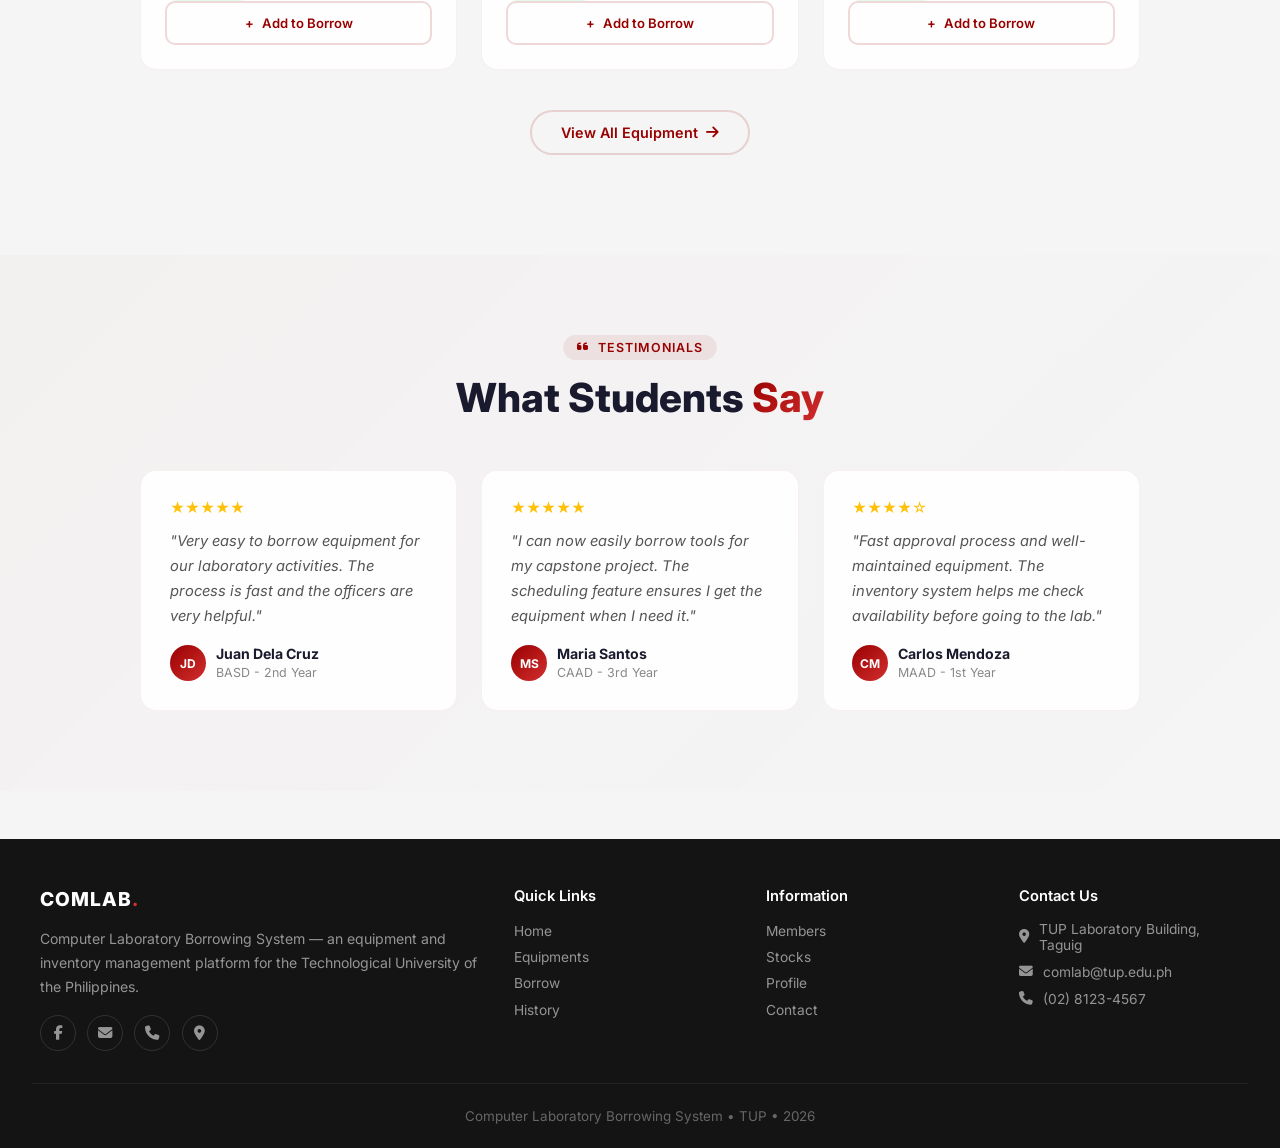
<file: stocks.html>
<!DOCTYPE html>
<html lang="en">
<head>
  <meta charset="UTF-8" /><meta name="viewport" content="width=device-width, initial-scale=1.0" />
  <title>Stocks - COMLAB System</title>
  <link rel="stylesheet" href="https://cdnjs.cloudflare.com/ajax/libs/font-awesome/6.5.1/css/all.min.css" />
  <link rel="stylesheet" href="css/style.css" /><link rel="stylesheet" href="css/animation.css" /><link rel="stylesheet" href="css/responsive.css" />
  <link rel="icon" type="image/svg+xml" href="data:image/svg+xml,<svg xmlns='http://www.w3.org/2000/svg' viewBox='0 0 32 32'><rect width='32' height='32' rx='6' fill='%23990000'/><text x='50%25' y='55%25' dominant-baseline='middle' text-anchor='middle' fill='white' font-size='18' font-weight='bold' font-family='Arial'>C</text></svg>" />
</head>
<body>
  <div class="loading-screen"><div class="loading-logo">COMLAB<span>.</span></div><div class="loading-bar-container"><div class="loading-bar"></div></div><div class="loading-text">LOADING INVENTORY...</div></div>
  <div class="circuit-bg"><div class="circuit-lines"></div></div><div class="particles-container"></div>

  <nav class="navbar">
    <div class="nav-inner">
      <a href="index.html" class="nav-logo">COMLAB<span>.</span></a>
      <ul class="nav-links" id="roleNav"></ul>
      <div class="nav-right">
        <button class="btn-login-outline" id="loginBtn">Login</button>
        <button class="btn-register-solid" id="registerBtn">Register</button>
        <div class="user-dropdown" id="userDropdown" style="display:none;">
          <button class="dropdown-trigger" id="dropdownTrigger">
            <span class="dropdown-avatar" id="userInitials">U</span>
            <span class="dropdown-name" id="userName">User</span>
            <i class="fas fa-chevron-down dropdown-chevron"></i>
          </button>
          <div class="dropdown-menu" id="dropdownMenu">
            <a class="dropdown-item" href="profile.html"><i class="fas fa-user"></i> Profile</a>
            <a class="dropdown-item" href="history.html"><i class="fas fa-history"></i> My History</a>
            <a class="dropdown-item" id="adminDashLink" href="admin.html" style="display:none;"><i class="fas fa-chart-pie"></i> Admin Dashboard</a>
            <div class="dropdown-divider"></div>
            <button class="dropdown-item danger" id="userLogout"><i class="fas fa-sign-out-alt"></i> Logout</button>
          </div>
        </div>
        <button class="nav-toggle" aria-label="Toggle menu"><span></span><span></span><span></span></button>
      </div>
    </div>
  </nav>

  <!-- LOGIN MODAL -->
  <div class="login-modal" id="loginModal"><div class="login-modal-content"><button class="login-close" id="loginClose">&times;</button>
    <div style="text-align:center;margin-bottom:1.2rem;"><div style="font-size:1.5rem;font-weight:900;letter-spacing:2px;">COMLAB<span style="color:var(--primary-light);">.</span></div><p style="font-size:0.85rem;color:var(--text-secondary);margin-top:0.3rem;">Admin Access Only</p></div>
    <div class="login-tabs"><button class="login-tab active" data-tab="admin">Administrator</button></div>
    <form class="login-form active" id="adminLoginForm"><div class="form-group"><label>Officer ID</label><input type="text" id="adminId" placeholder="e.g., ADMIN001" required /></div><div class="form-group"><label>Password</label><input type="password" id="adminPassword" placeholder="Enter password" required /></div><div class="login-error" style="display:none;color:var(--danger);font-size:0.82rem;margin-bottom:0.8rem;text-align:center;"></div><button type="submit" class="btn-submit" style="font-size:0.88rem;">Sign In <i class="fas fa-arrow-right"></i></button></form>
  </div></div>

  <!-- REGISTER MODAL -->
  <div class="login-modal" id="registerModal">
    <div class="login-modal-content" style="max-width:520px;">
      <button class="login-close" id="registerClose">&times;</button>
      <div style="text-align:center;margin-bottom:1.2rem;">
        <div style="font-size:1.5rem;font-weight:900;letter-spacing:2px;">COMLAB<span style="color:var(--primary-light);">.</span></div>
        <p style="font-size:0.85rem;color:var(--text-secondary);margin-top:0.3rem;">Create your student account</p>
      </div>
      <form id="registerForm">
        <div style="display:grid;grid-template-columns:1fr 1fr;gap:0.6rem;">
          <div class="form-group"><label>First Name *</label><input type="text" name="firstName" placeholder="Juan" required /></div>
          <div class="form-group"><label>Middle Name</label><input type="text" name="middleName" placeholder="(optional)" /></div>
        </div>
        <div style="display:grid;grid-template-columns:1fr 1fr;gap:0.6rem;">
          <div class="form-group"><label>Last Name *</label><input type="text" name="lastName" placeholder="Dela Cruz" required /></div>
          <div class="form-group"><label>TUPT Student ID *</label><input type="text" name="regStudentId" placeholder="TUPT-23-1001" required /></div>
        </div>
        <div style="display:grid;grid-template-columns:1fr 1fr 1fr;gap:0.6rem;">
          <div class="form-group"><label>Department *</label><select name="department" required><option value="">Select</option><option>BASD</option><option>CAAD</option><option>MAAD</option><option>EAAD</option></select></div>
          <div class="form-group"><label>Year Level *</label><select name="year" required><option value="">Select</option><option>1st Year</option><option>2nd Year</option><option>3rd Year</option><option>4th Year</option></select></div>
          <div class="form-group"><label>Section *</label><input type="text" name="section" placeholder="A" required /></div>
        </div>
        <div style="display:grid;grid-template-columns:1fr 1fr;gap:0.6rem;">
          <div class="form-group"><label>Email *</label><input type="email" name="email" placeholder="you@tup.edu.ph" required /></div>
          <div class="form-group"><label>Contact Number *</label><input type="text" name="contact" placeholder="09123456789" required /></div>
        </div>
        <div style="display:grid;grid-template-columns:1fr 1fr;gap:0.6rem;">
          <div class="form-group"><label>Password *</label><input type="password" name="regPassword" placeholder="Create password" required /></div>
          <div class="form-group"><label>Confirm Password *</label><input type="password" name="regConfirmPassword" placeholder="Confirm password" required /></div>
        </div>
        <div class="login-error" id="registerError" style="display:none;color:var(--danger);font-size:0.82rem;margin-bottom:0.8rem;text-align:center;"></div>
        <button type="submit" class="btn-submit" style="font-size:0.88rem;">Create Account <i class="fas fa-user-plus"></i></button>
        <p style="text-align:center;font-size:0.78rem;color:var(--text-light);margin-top:0.8rem;">Already have an account? <a href="#" id="switchToLogin" style="color:var(--primary);font-weight:600;text-decoration:none;">Sign in</a></p>
      </form>
    </div>
  </div>

  <div class="page-header"><div class="section-tag reveal"><i class="fas fa-chart-bar"></i> Inventory Dashboard</div><h1 class="reveal">Stock <span>Overview</span></h1><p class="section-desc reveal">Real-time inventory status and equipment availability (Admin only).</p></div>

  <section class="section" style="padding-top:0;">
    <div class="stocks-dashboard stagger-children" id="stockDashboard"></div>
    <div class="table-container reveal">
      <div class="table-toolbar">
        <div class="table-search"><i class="fas fa-search search-icon"></i><input type="text" id="stockSearch" placeholder="Search equipment..." /></div>
        <div class="table-controls"><select id="stockCategoryFilter"><option value="All">All Categories</option><option value="Hand Tool">Hand Tools</option><option value="Testing">Testing</option><option value="Networking">Networking</option><option value="Safety">Safety</option><option value="Cleaning">Cleaning</option><option value="Storage">Storage</option></select></div>
      </div>
      <table class="sortable" id="stockTable"><thead><tr><th>ID</th><th>Equipment</th><th>Category</th><th>Stocks</th><th>Fee</th><th>Status</th></tr></thead><tbody id="stockTableBody"></tbody></table>
    </div>
  </section>

  <footer class="footer"><div class="footer-content">
    <div class="footer-col"><h3>COMLAB<span>.</span></h3><p>Computer Laboratory Borrowing System for TUPT.</p><div class="footer-social"><a href="#"><i class="fab fa-facebook-f"></i></a><a href="#"><i class="fas fa-envelope"></i></a><a href="#"><i class="fas fa-phone"></i></a><a href="#"><i class="fas fa-map-marker-alt"></i></a></div></div>
    <div class="footer-col"><h4>Quick Links</h4><ul><li><a href="index.html">Home</a></li><li><a href="equipments.html">Equipments</a></li><li><a href="admin.html">Admin</a></li></ul></div>
    <div class="footer-col"><h4>Contact</h4><div class="footer-contact-item"><i class="fas fa-map-marker-alt"></i><span>TUPT Lab Building, Manila</span></div><div class="footer-contact-item"><i class="fas fa-envelope"></i><span>comlab@tup.edu.ph</span></div></div>
  </div><div class="footer-bottom"><p>COMLAB &bull; TUPT &bull; 2026</p></div></footer>

  <script src="js/svg-loader.js"></script><script src="js/effects.js"></script><script src="js/data-layer.js"></script><script src="js/inventory.js"></script><script src="js/auth.js"></script><script src="js/borrow.js"></script>
  <script>
    document.addEventListener('DOMContentLoaded', async function() {
      await inventory.loadEquipments();
      const dash = document.getElementById('stockDashboard');
      const tbody = document.getElementById('stockTableBody');

      function renderStats() {
        const stats = inventory.getStats();
        dash.innerHTML = `
          <div class="stat-card"><div class="stat-header"><div class="stat-label">Total Equipments</div><div class="stat-icon blue"><i class="fas fa-boxes"></i></div></div><div class="stat-number"><span class="counter" data-target="${stats.total}">0</span></div></div>
          <div class="stat-card"><div class="stat-header"><div class="stat-label">Available</div><div class="stat-icon green"><i class="fas fa-check-circle"></i></div></div><div class="stat-number"><span class="counter" data-target="${stats.available}">0</span></div></div>
          <div class="stat-card"><div class="stat-header"><div class="stat-label">Borrowed</div><div class="stat-icon yellow"><i class="fas fa-clipboard-list"></i></div></div><div class="stat-number"><span class="counter" data-target="${stats.borrowed}">0</span></div></div>
          <div class="stat-card"><div class="stat-header"><div class="stat-label">Low Stocks</div><div class="stat-icon red"><i class="fas fa-exclamation-triangle"></i></div></div><div class="stat-number"><span class="counter" data-target="${stats.lowStockCount}">0</span></div></div>`;
        document.querySelectorAll('#stockDashboard .counter').forEach(c => {
          const t = parseInt(c.dataset.target)||0; let cur=0, dur=2000, s=performance.now();
          function u(now){const p=Math.min((now-s)/dur,1);cur=Math.floor((1-Math.pow(1-p,3))*t);c.textContent=cur;if(p<1)requestAnimationFrame(u);else c.textContent=t;}
          requestAnimationFrame(u);
        });
      }

      function renderTable() {
        const searchText = document.getElementById('stockSearch')?.value?.toLowerCase() || '';
        const cat = document.getElementById('stockCategoryFilter')?.value || 'All';
        let data = inventory.equipments;
        if (cat !== 'All') data = data.filter(e => e.category === cat);
        if (searchText) data = data.filter(e => e.name.toLowerCase().includes(searchText));
        tbody.innerHTML = data.map(e => `<tr><td data-label="ID">${String(e.id).padStart(2,'0')}</td><td data-label="Equipment"><strong>${e.name}</strong></td><td data-label="Category">${e.category}</td><td data-label="Stocks" style="font-weight:700;color:${e.stocks<=3?'var(--danger)':e.stocks<=5?'#c79100':'var(--success)'}">${e.stocks}</td><td data-label="Fee">₱${e.borrowFee}</td><td data-label="Status"><span class="status-badge ${inventory.getStatusClass(e.status)}"><span class="status-dot"></span>${e.status}</span></td></tr>`).join('');
      }

      renderStats();
      renderTable();

      document.getElementById('stockSearch').addEventListener('input', renderTable);
      document.getElementById('stockCategoryFilter').addEventListener('change', renderTable);

      // Auto-refresh on Store events
      document.addEventListener(StoreEvents.INVENTORY_CHANGED, () => {
        inventory.loadEquipments().then(() => { renderStats(); renderTable(); });
      });
      document.addEventListener(StoreEvents.BORROW_CHANGED, () => {
        inventory.loadEquipments().then(() => { renderStats(); renderTable(); });
      });
      document.addEventListener(StoreEvents.DATA_CHANGED, () => {
        inventory.loadEquipments().then(() => { renderStats(); renderTable(); });
      });
    });
  </script>
</body>
</html>
</file>
<file: css/style.css>
/* ============================================
   COMPUTER LABORATORY BORROWING SYSTEM
   Main Stylesheet - Premium v2
   ============================================ */

@import url('https://fonts.googleapis.com/css2?family=Inter:wght@300;400;500;600;700;800;900&family=JetBrains+Mono:wght@400;500;600&display=swap');

:root {
  --primary: #990000;
  --primary-dark: #660000;
  --primary-light: #d32f2f;
  --primary-rgb: 153, 0, 0;
  --accent: #FFFFFF;
  --bg: #f5f5f5;
  --bg-dark: #141414;
  --card-bg: rgba(255, 255, 255, 0.88);
  --glass-bg: rgba(255, 255, 255, 0.12);
  --glass-border: rgba(255, 255, 255, 0.2);
  --glass-shadow: rgba(153, 0, 0, 0.12);
  --text-primary: #1a1a2e;
  --text-secondary: #555;
  --text-light: #888;
  --success: #00c853;
  --warning: #ffc107;
  --danger: #ff1744;
  --gradient-1: linear-gradient(135deg, #990000, #d32f2f);
  --gradient-2: linear-gradient(135deg, rgba(153, 0, 0, 0.9), rgba(211, 47, 47, 0.7));
  --gradient-dark: linear-gradient(135deg, #141414, #1a1a2e);
  --neon-red: rgba(153, 0, 0, 0.25);
  --transition: all 0.3s cubic-bezier(0.4, 0, 0.2, 1);
  --radius: 16px;
  --radius-sm: 10px;
  --radius-xs: 6px;
  --shadow-sm: 0 2px 8px rgba(0,0,0,0.06);
  --shadow-md: 0 4px 20px rgba(0,0,0,0.08);
  --shadow-lg: 0 8px 40px rgba(0,0,0,0.1);
  --shadow-glow: 0 4px 25px rgba(153, 0, 0, 0.25);
  --fs-hero: clamp(2rem, 5vw, 4rem);
  --fs-title: clamp(1.5rem, 3vw, 2.5rem);
  --fs-section: clamp(1.3rem, 2.5vw, 2rem);
  --fs-body: clamp(0.85rem, 1.2vw, 0.95rem);
  --fs-sm: clamp(0.75rem, 1vw, 0.85rem);
  --fs-xs: clamp(0.68rem, 0.9vw, 0.78rem);
}

* {
  margin: 0;
  padding: 0;
  box-sizing: border-box;
}

html {
  scroll-behavior: smooth;
}

body {
  font-family: 'Inter', sans-serif;
  background: var(--bg);
  color: var(--text-primary);
  overflow-x: hidden;
  min-height: 100vh;
  font-size: var(--fs-body);
  -webkit-font-smoothing: antialiased;
  -moz-osx-font-smoothing: grayscale;
}

/* ===== FOCUS STATES (Accessibility) ===== */
:focus-visible {
  outline: 2.5px solid var(--primary);
  outline-offset: 2px;
  border-radius: 4px;
}

button:focus-visible:not(:active),
a:focus-visible:not(:active),
input:focus-visible:not(:active),
select:focus-visible:not(:active),
textarea:focus-visible:not(:active) {
  outline: 2.5px solid var(--primary);
  outline-offset: 2px;
}

button:focus:not(:focus-visible),
a:focus:not(:focus-visible),
input:focus:not(:focus-visible) {
  outline: none;
}

/* ===== TOUCH-FRIENDLY SIZING ===== */
button, .btn, .btn-primary, .btn-secondary, .btn-submit,
.btn-login-outline, .btn-register-solid, .filter-btn,
.btn-add, .btn-view-more, .btn-sm, .modal-btn,
.nav-toggle, .login-tab, .dropdown-trigger,
input, select, textarea {
  min-height: 44px;
}

.btn-login-outline,
.btn-register-solid {
  min-height: 40px;
  display: inline-flex;
  align-items: center;
}

/* ===== RESPONSIVE TYPOGRAPHY ===== */
.hero-title { font-size: var(--fs-hero); }
.section-title { font-size: var(--fs-title); }
.page-header h1 { font-size: var(--fs-title); }
h2 { font-size: var(--fs-section); }
.section-desc { font-size: var(--fs-body); }
.hero-subtitle { font-size: var(--fs-body); }
.hero-badge { font-size: var(--fs-xs); }
.category-tag { font-size: var(--fs-xs); }
.status-badge { font-size: var(--fs-xs); }
.filter-btn { font-size: var(--fs-sm); }
.equip-card h3 { font-size: var(--fs-body); }
.footer-col p,
.footer-col ul li a,
.footer-contact-item { font-size: var(--fs-sm); }

/* ===== LOADING SCREEN ===== */
.loading-screen {
  position: fixed;
  top: 0;
  left: 0;
  width: 100%;
  height: 100%;
  background: var(--bg-dark);
  display: flex;
  flex-direction: column;
  justify-content: center;
  align-items: center;
  z-index: 99999;
  transition: opacity 0.6s ease, visibility 0.6s ease;
}
.loading-screen.hidden {
  opacity: 0;
  visibility: hidden;
  pointer-events: none;
}
.loading-logo {
  font-size: 2.5rem;
  font-weight: 900;
  color: var(--accent);
  margin-bottom: 2rem;
  letter-spacing: 4px;
}
.loading-logo span {
  color: var(--primary-light);
}
.loading-bar-container {
  width: 280px;
  height: 4px;
  background: rgba(255,255,255,0.08);
  border-radius: 4px;
  overflow: hidden;
}
.loading-bar {
  height: 100%;
  width: 0%;
  background: var(--gradient-1);
  border-radius: 4px;
  animation: loadingProgress 1.8s ease-in-out forwards;
}
.loading-text {
  color: rgba(255,255,255,0.5);
  font-size: 0.85rem;
  margin-top: 1rem;
  font-weight: 300;
  letter-spacing: 2px;
}

/* ===== BACKGROUND EFFECTS ===== */
.circuit-bg {
  position: fixed;
  top: 0;
  left: 0;
  width: 100%;
  height: 100%;
  z-index: -1;
  pointer-events: none;
  overflow: hidden;
}
.circuit-bg::before {
  content: '';
  position: absolute;
  top: -50%;
  left: -50%;
  width: 200%;
  height: 200%;
  background-image:
    radial-gradient(circle at 25% 25%, rgba(var(--primary-rgb), 0.03) 0%, transparent 50%),
    radial-gradient(circle at 75% 75%, rgba(211, 47, 47, 0.03) 0%, transparent 50%);
  animation: circuitDrift 20s linear infinite;
}
.circuit-lines {
  position: absolute;
  inset: 0;
  background-image:
    linear-gradient(90deg, rgba(var(--primary-rgb), 0.025) 1px, transparent 1px),
    linear-gradient(0deg, rgba(var(--primary-rgb), 0.025) 1px, transparent 1px);
  background-size: 60px 60px;
}
.particles-container {
  position: fixed;
  inset: 0;
  z-index: -1;
  pointer-events: none;
}
.particle {
  position: absolute;
  width: 4px;
  height: 4px;
  background: var(--primary-light);
  border-radius: 50%;
  opacity: 0.25;
  animation: floatParticle linear infinite;
}

/* ===== NAVIGATION ===== */
.navbar {
  position: fixed;
  top: 0;
  left: 0;
  width: 100%;
  z-index: 1000;
  height: 76px;
  display: flex;
  align-items: center;
  justify-content: center;
  backdrop-filter: blur(18px);
  -webkit-backdrop-filter: blur(18px);
  background: rgba(255,255,255,0.85);
  border-bottom: 1px solid rgba(var(--primary-rgb), 0.06);
  transition: background 0.3s ease, box-shadow 0.3s ease;
}
.navbar.scrolled {
  background: rgba(255,255,255,0.92);
  box-shadow: 0 1px 30px rgba(0,0,0,0.06);
}

.nav-inner {
  width: 100%;
  max-width: 1200px;
  padding: 0 2rem;
  display: flex;
  align-items: center;
  justify-content: space-between;
  height: 100%;
}

.nav-logo {
  font-size: 1.5rem;
  font-weight: 900;
  color: var(--text-primary);
  letter-spacing: 1px;
  text-decoration: none;
  display: flex;
  align-items: center;
  gap: 2px;
  position: relative;
  transition: var(--transition);
}
.nav-logo span { color: var(--primary-light); }
.nav-logo::after {
  content: '';
  position: absolute;
  bottom: -2px;
  left: 0;
  width: 6px; height: 6px;
  background: var(--primary);
  border-radius: 50%;
  animation: pulse-dot 2s ease-in-out infinite;
  transition: var(--transition);
}
.nav-logo:hover::after {
  box-shadow: 0 0 12px rgba(var(--primary-rgb), 0.5);
}

.nav-links {
  display: flex;
  list-style: none;
  gap: 2px;
  margin: 0;
  padding: 0;
}
.nav-links li { margin: 0; }
.nav-links a {
  color: var(--text-secondary);
  text-decoration: none;
  font-size: 0.88rem;
  font-weight: 500;
  padding: 0.45rem 0.9rem;
  border-radius: 8px;
  transition: background 0.2s ease, color 0.2s ease;
  position: relative;
  display: flex;
  align-items: center;
  gap: 4px;
}
.nav-links a::after {
  content: '';
  position: absolute;
  bottom: 2px;
  left: 50%;
  transform: translateX(-50%);
  width: 0;
  height: 2px;
  background: var(--gradient-1);
  transition: width 0.25s ease;
  border-radius: 2px;
}
.nav-links a:hover::after,
.nav-links a.active::after { width: 50%; }
.nav-links a:hover,
.nav-links a.active {
  color: var(--primary);
  background: rgba(var(--primary-rgb), 0.06);
}

.nav-right {
  display: flex;
  align-items: center;
  gap: 10px;
  flex-shrink: 0;
}

.btn-login-outline {
  padding: 0.45rem 1.2rem;
  background: white;
  color: var(--text-primary);
  border: 1.5px solid rgba(var(--primary-rgb), 0.12);
  border-radius: 8px;
  font-size: 0.85rem;
  font-weight: 600;
  cursor: pointer;
  transition: all 0.2s ease;
  font-family: 'Inter', sans-serif;
  letter-spacing: 0.2px;
}
.btn-login-outline:hover {
  border-color: var(--primary);
  color: var(--primary);
  box-shadow: 0 2px 8px rgba(var(--primary-rgb), 0.08);
}

.btn-register-solid {
  padding: 0.45rem 1.2rem;
  background: var(--gradient-1);
  color: white;
  border: none;
  border-radius: 8px;
  font-size: 0.85rem;
  font-weight: 600;
  cursor: pointer;
  transition: all 0.2s ease;
  font-family: 'Inter', sans-serif;
  letter-spacing: 0.2px;
}
.btn-register-solid:hover {
  transform: translateY(-1px);
  box-shadow: 0 4px 15px rgba(var(--primary-rgb), 0.3);
}

/* ===== USER DROPDOWN ===== */
.user-dropdown {
  position: relative;
}
.dropdown-trigger {
  display: flex;
  align-items: center;
  gap: 8px;
  padding: 0.3rem 0.3rem 0.3rem 0.3rem;
  background: rgba(var(--primary-rgb), 0.06);
  border: none;
  border-radius: 50px;
  cursor: pointer;
  transition: background 0.2s ease;
  font-family: 'Inter', sans-serif;
}
.dropdown-trigger:hover {
  background: rgba(var(--primary-rgb), 0.1);
}
.dropdown-avatar {
  width: 30px;
  height: 30px;
  border-radius: 50%;
  background: var(--gradient-1);
  display: flex;
  align-items: center;
  justify-content: center;
  color: white;
  font-size: 0.7rem;
  font-weight: 700;
  flex-shrink: 0;
  overflow: hidden;
}
.dropdown-name {
  font-size: 0.85rem;
  font-weight: 600;
  color: var(--text-primary);
  max-width: 100px;
  overflow: hidden;
  text-overflow: ellipsis;
  white-space: nowrap;
}
.dropdown-chevron {
  font-size: 0.65rem;
  color: var(--text-light);
  margin-right: 6px;
  transition: transform 0.25s ease;
}
.dropdown-trigger.open .dropdown-chevron {
  transform: rotate(180deg);
}

.dropdown-menu {
  position: absolute;
  top: calc(100% + 8px);
  right: 0;
  min-width: 200px;
  background: white;
  border-radius: 12px;
  box-shadow: 0 10px 40px rgba(0,0,0,0.12);
  border: 1px solid rgba(var(--primary-rgb), 0.06);
  padding: 0.4rem;
  opacity: 0;
  visibility: hidden;
  transform: translateY(-6px);
  transition: all 0.2s ease;
  z-index: 1001;
}
.dropdown-menu.open {
  opacity: 1;
  visibility: visible;
  transform: translateY(0);
}
.dropdown-item {
  display: flex;
  align-items: center;
  gap: 10px;
  padding: 0.6rem 0.8rem;
  border-radius: 8px;
  font-size: 0.85rem;
  color: var(--text-secondary);
  text-decoration: none;
  transition: all 0.15s ease;
  cursor: pointer;
  border: none;
  background: none;
  width: 100%;
  font-family: 'Inter', sans-serif;
  font-weight: 500;
  text-align: left;
}
.dropdown-item i {
  width: 18px;
  text-align: center;
  font-size: 0.85rem;
  color: var(--text-light);
  transition: color 0.15s ease;
}
.dropdown-item:hover {
  background: rgba(var(--primary-rgb), 0.06);
  color: var(--primary);
}
.dropdown-item:hover i {
  color: var(--primary);
}
.dropdown-item.danger {
  color: var(--danger);
}
.dropdown-item.danger i {
  color: var(--danger);
}
.dropdown-item.danger:hover {
  background: rgba(255,23,68,0.06);
}
.dropdown-divider {
  height: 1px;
  background: rgba(var(--primary-rgb), 0.06);
  margin: 0.3rem 0.5rem;
}

.nav-toggle {
  display: none;
  flex-direction: column;
  cursor: pointer;
  gap: 5px;
  background: none;
  border: none;
  padding: 4px;
  margin-left: 4px;
}
.nav-toggle span {
  width: 22px; height: 2px;
  background: var(--text-primary);
  border-radius: 2px;
  transition: all 0.25s ease;
}
.nav-toggle.active span:nth-child(1) { transform: rotate(45deg) translate(5px, 5px); }
.nav-toggle.active span:nth-child(2) { opacity: 0; }
.nav-toggle.active span:nth-child(3) { transform: rotate(-45deg) translate(5px, -5px); }

/* ===== LOGIN MODAL ===== */
.login-modal {
  position: fixed;
  inset: 0;
  background: rgba(0,0,0,0.6);
  backdrop-filter: blur(12px);
  -webkit-backdrop-filter: blur(12px);
  z-index: 10000;
  display: none;
  align-items: center;
  justify-content: center;
  animation: fadeIn 0.3s ease;
}
.login-modal.active { display: flex; }

.login-modal-content {
  background: rgba(255,255,255,0.92);
  backdrop-filter: blur(24px);
  border-radius: 24px;
  padding: 2.5rem;
  width: 90%;
  max-width: 420px;
  box-shadow: 0 24px 80px rgba(0,0,0,0.25);
  animation: modalSlideIn 0.35s ease;
  position: relative;
  border: 1px solid rgba(255,255,255,0.3);
}

.login-close {
  position: absolute;
  top: 1rem;
  right: 1.2rem;
  background: none;
  border: none;
  font-size: 1.3rem;
  color: var(--text-light);
  cursor: pointer;
  transition: var(--transition);
  line-height: 1;
}
.login-close:hover { color: var(--primary); transform: rotate(90deg); }

.login-tabs {
  display: flex;
  gap: 0.5rem;
  margin-bottom: 1.5rem;
  background: rgba(var(--primary-rgb), 0.05);
  padding: 0.35rem;
  border-radius: 12px;
}
.login-tab {
  flex: 1;
  padding: 0.6rem;
  text-align: center;
  border: none;
  border-radius: 10px;
  font-size: 0.85rem;
  font-weight: 600;
  cursor: pointer;
  transition: var(--transition);
  background: transparent;
  color: var(--text-secondary);
  font-family: 'Inter', sans-serif;
}
.login-tab.active {
  background: white;
  color: var(--primary);
  box-shadow: var(--shadow-sm);
}

.login-form { display: none; }
.login-form.active { display: block; }
.login-form .form-group { margin-bottom: 1rem; }
.login-form .form-group label {
  display: block;
  font-size: 0.78rem;
  font-weight: 600;
  color: var(--text-secondary);
  margin-bottom: 0.3rem;
  text-transform: uppercase;
  letter-spacing: 0.5px;
}
.login-form .form-group input {
  width: 100%;
  padding: 0.7rem 1rem;
  border: 1.5px solid rgba(var(--primary-rgb), 0.1);
  border-radius: 10px;
  font-size: 0.9rem;
  font-family: 'Inter', sans-serif;
  transition: var(--transition);
  background: rgba(255,255,255,0.8);
}
.login-form .form-group input:focus {
  outline: none;
  border-color: var(--primary);
  box-shadow: 0 0 0 3px rgba(var(--primary-rgb), 0.08);
}

.login-form .form-options {
  display: flex;
  justify-content: space-between;
  align-items: center;
  margin-bottom: 1rem;
  font-size: 0.82rem;
}
.login-form .form-options label {
  display: flex;
  align-items: center;
  gap: 6px;
  color: var(--text-secondary);
  cursor: pointer;
}
.login-form .form-options a {
  color: var(--primary);
  text-decoration: none;
  font-weight: 500;
}
.login-form .form-options a:hover { text-decoration: underline; }

/* ===== HERO SECTION ===== */
.hero {
  min-height: 100vh;
  display: flex;
  align-items: center;
  padding: 100px 2rem 80px;
  position: relative;
  overflow: hidden;
}

/* Floating orbs */
.hero-orb {
  position: absolute;
  border-radius: 50%;
  pointer-events: none;
  filter: blur(60px);
  opacity: 0.15;
}
.hero-orb.orb-1 {
  width: 500px; height: 500px;
  top: -10%; right: 10%;
  background: var(--primary);
  animation: orbFloat 8s ease-in-out infinite;
}
.hero-orb.orb-2 {
  width: 300px; height: 300px;
  bottom: 5%; left: -5%;
  background: #d32f2f;
  animation: orbFloat 10s ease-in-out infinite reverse;
}
.hero-orb.orb-3 {
  width: 200px; height: 200px;
  top: 40%; right: 35%;
  background: #990000;
  animation: orbFloat 6s ease-in-out infinite 1s;
}

.hero-content {
  flex: 1;
  max-width: 600px;
  position: relative;
  z-index: 2;
}

.hero-badge {
  display: inline-flex;
  align-items: center;
  gap: 8px;
  padding: 0.35rem 1rem;
  background: rgba(var(--primary-rgb), 0.07);
  border: 1px solid rgba(var(--primary-rgb), 0.12);
  border-radius: 50px;
  font-size: 0.78rem;
  font-weight: 600;
  color: var(--primary);
  margin-bottom: 1.5rem;
  text-transform: uppercase;
  letter-spacing: 1px;
}
.hero-badge .badge-dot {
  width: 6px; height: 6px;
  background: var(--success);
  border-radius: 50%;
  animation: pulse-dot 2s ease-in-out infinite;
}

.hero-title {
  font-size: 4rem;
  font-weight: 900;
  line-height: 1.08;
  margin-bottom: 0.5rem;
  color: var(--text-primary);
}
.hero-title .highlight {
  background: var(--gradient-1);
  -webkit-background-clip: text;
  -webkit-text-fill-color: transparent;
  background-clip: text;
}

.hero-subtitle {
  font-size: 1.1rem;
  color: var(--text-secondary);
  line-height: 1.7;
  margin: 1.5rem 0 2rem;
  max-width: 520px;
}

.hero-buttons {
  display: flex;
  gap: 1rem;
  flex-wrap: wrap;
}

.btn {
  display: inline-flex;
  align-items: center;
  gap: 10px;
  padding: 0.85rem 2rem;
  border-radius: 50px;
  font-size: 0.95rem;
  font-weight: 600;
  text-decoration: none;
  cursor: pointer;
  border: none;
  transition: var(--transition);
  position: relative;
  overflow: hidden;
  font-family: 'Inter', sans-serif;
}
.btn-primary {
  background: var(--gradient-1);
  color: white;
  box-shadow: 0 4px 20px rgba(var(--primary-rgb), 0.3);
  position: relative;
  overflow: hidden;
  -webkit-tap-highlight-color: transparent;
}
.btn-primary:hover {
  transform: translateY(-3px);
  box-shadow: 0 8px 30px rgba(var(--primary-rgb), 0.4);
}
.btn-primary::before {
  content: '';
  position: absolute;
  top: 0; left: -100%;
  width: 100%; height: 100%;
  background: linear-gradient(90deg, transparent, rgba(255,255,255,0.2), transparent);
  transition: 0.5s;
}
.btn-primary:hover::before { left: 100%; }
.btn-primary:active {
  transform: scale(0.97);
}

.btn-secondary {
  background: transparent;
  color: var(--primary);
  border: 2px solid var(--primary);
  position: relative;
  overflow: hidden;
  -webkit-tap-highlight-color: transparent;
}
.btn-secondary:hover {
  background: var(--primary);
  color: white;
  transform: translateY(-3px);
  box-shadow: 0 8px 25px rgba(var(--primary-rgb), 0.2);
}
.btn-secondary:active { transform: scale(0.97); }

.btn-glow { position: relative; }
.btn-glow::after {
  content: '';
  position: absolute;
  top: -2px; left: -2px; right: -2px; bottom: -2px;
  background: var(--gradient-1);
  border-radius: 52px;
  z-index: -1;
  filter: blur(10px);
  opacity: 0;
  transition: var(--transition);
}
.btn-glow:hover::after { opacity: 0.5; }

/* ===== HERO ILLUSTRATION ===== */
.hero-illustration {
  flex: 0 0 480px;
  margin-left: 2rem;
  position: relative;
  z-index: 2;
  height: 500px;
  display: flex;
  align-items: center;
  justify-content: center;
}

.ill-container {
  position: relative;
  width: 100%;
  height: 100%;
  display: flex;
  align-items: center;
  justify-content: center;
}

/* Floating monitor */
.ill-monitor {
  width: 260px;
  height: 170px;
  background: linear-gradient(135deg, rgba(20,20,20,0.95), rgba(30,30,30,0.9));
  border-radius: 16px;
  border: 1px solid rgba(var(--primary-rgb), 0.15);
  position: relative;
  display: flex;
  align-items: center;
  justify-content: center;
  animation: float 5s ease-in-out infinite;
  box-shadow: 0 20px 60px rgba(0,0,0,0.15);
}
.ill-monitor::before {
  content: '';
  position: absolute;
  bottom: -6px;
  left: 50%;
  transform: translateX(-50%);
  width: 40px;
  height: 6px;
  background: rgba(20,20,20,0.8);
  border-radius: 0 0 4px 4px;
}
.ill-monitor::after {
  content: '';
  position: absolute;
  bottom: -12px;
  left: 50%;
  transform: translateX(-50%);
  width: 80px;
  height: 6px;
  background: rgba(20,20,20,0.6);
  border-radius: 4px;
}
.ill-screen {
  width: 88%;
  height: 82%;
  background: linear-gradient(135deg, #0a0a1a, #1a0a0a);
  border-radius: 8px;
  border: 1px solid rgba(var(--primary-rgb), 0.1);
  display: flex;
  flex-direction: column;
  align-items: center;
  justify-content: center;
  gap: 8px;
  overflow: hidden;
  position: relative;
}
.ill-screen::before {
  content: '';
  position: absolute;
  inset: 0;
  background: radial-gradient(circle at 30% 40%, rgba(var(--primary-rgb), 0.08), transparent 60%);
}
.ill-screen-grid {
  display: grid;
  grid-template-columns: repeat(3,1fr);
  gap: 4px;
  width: 80%;
  z-index: 1;
}
.ill-screen-grid span {
  height: 12px;
  background: rgba(var(--primary-rgb), 0.12);
  border-radius: 2px;
  animation: pulseGrid 3s ease-in-out infinite;
}
.ill-screen-grid span:nth-child(2) { animation-delay: 0.3s; }
.ill-screen-grid span:nth-child(3) { animation-delay: 0.6s; }
.ill-screen-grid span:nth-child(4) { animation-delay: 0.9s; }
.ill-screen-grid span:nth-child(5) { animation-delay: 1.2s; }
.ill-screen-grid span:nth-child(6) { animation-delay: 1.5s; }
.ill-screen-line {
  width: 70%;
  height: 3px;
  background: rgba(var(--primary-rgb), 0.15);
  border-radius: 2px;
  z-index: 1;
  margin-top: 4px;
}

/* ===== HERO ILLUSTRATION (SVG) ===== */
.hero-illustration .ill-container {
  position: relative;
  width: 100%;
  height: 100%;
  display: flex;
  align-items: center;
  justify-content: center;
}

/* ===== FEATURE CARDS ===== */
.features-section {
  padding: 100px 2rem;
  position: relative;
}
.features-grid {
  display: grid;
  grid-template-columns: repeat(auto-fill, minmax(300px, 1fr));
  gap: 1.5rem;
  max-width: 1100px;
  margin: 0 auto;
}

.feature-card {
  background: var(--card-bg);
  backdrop-filter: blur(12px);
  border: 1px solid rgba(var(--primary-rgb), 0.06);
  border-radius: var(--radius);
  padding: 2rem;
  transition: var(--transition);
  position: relative;
  overflow: hidden;
}
.feature-card::before {
  content: '';
  position: absolute;
  top: 0;
  left: 0;
  width: 100%;
  height: 3px;
  background: var(--gradient-1);
  transform: scaleX(0);
  transform-origin: left;
  transition: transform 0.4s ease;
}
.feature-card:hover::before { transform: scaleX(1); }
.feature-card:hover {
  transform: translateY(-6px);
  box-shadow: 0 12px 40px rgba(var(--primary-rgb), 0.08);
}
.feature-card .fc-icon {
  width: 50px; height: 50px;
  border-radius: 14px;
  background: rgba(var(--primary-rgb), 0.07);
  display: flex;
  align-items: center;
  justify-content: center;
  font-size: 1.3rem;
  color: var(--primary);
  margin-bottom: 1rem;
  transition: var(--transition);
}
.feature-card:hover .fc-icon {
  background: var(--gradient-1);
  color: white;
  transform: scale(1.1) rotate(-5deg);
}
.feature-card h3 {
  font-size: 1.05rem;
  font-weight: 700;
  margin-bottom: 0.4rem;
}
.feature-card p {
  font-size: 0.88rem;
  color: var(--text-secondary);
  line-height: 1.6;
}

/* ===== STATISTICS SECTION ===== */
.stats-section {
  padding: 80px 2rem;
  background: linear-gradient(135deg, rgba(var(--primary-rgb), 0.03), rgba(211,47,47,0.03));
  position: relative;
}
.stats-grid {
  display: grid;
  grid-template-columns: repeat(auto-fill, minmax(180px, 1fr));
  gap: 1.5rem;
  max-width: 900px;
  margin: 0 auto;
}
.stat-item {
  text-align: center;
  padding: 1.5rem;
}
.stat-item .stat-number {
  font-size: 2.5rem;
  font-weight: 900;
  background: var(--gradient-1);
  -webkit-background-clip: text;
  -webkit-text-fill-color: transparent;
  background-clip: text;
  line-height: 1.2;
}
.stat-item .stat-label {
  font-size: 0.88rem;
  color: var(--text-secondary);
  font-weight: 500;
  margin-top: 0.3rem;
}

/* ===== EQUIPMENT PREVIEW ===== */
.equip-preview {
  padding: 100px 2rem;
}
.equip-preview-grid {
  display: grid;
  grid-template-columns: repeat(auto-fill, minmax(280px, 1fr));
  gap: 1.5rem;
  max-width: 1000px;
  margin: 0 auto 2.5rem;
}

/* ===== TESTIMONIALS ===== */
.testimonials-section {
  padding: 80px 2rem;
  background: linear-gradient(135deg, rgba(var(--primary-rgb), 0.02), transparent);
}
.testimonials-grid {
  display: grid;
  grid-template-columns: repeat(auto-fill, minmax(300px, 1fr));
  gap: 1.5rem;
  max-width: 1000px;
  margin: 0 auto;
}
.testimonial-card {
  background: var(--card-bg);
  border-radius: var(--radius);
  padding: 1.8rem;
  border: 1px solid rgba(var(--primary-rgb), 0.06);
  transition: var(--transition);
}
.testimonial-card:hover {
  transform: translateY(-4px);
  box-shadow: var(--shadow-lg);
}
.testimonial-card .stars {
  color: #ffc107;
  font-size: 0.9rem;
  margin-bottom: 0.8rem;
}
.testimonial-card blockquote {
  font-size: 0.92rem;
  color: var(--text-secondary);
  line-height: 1.7;
  font-style: italic;
  margin-bottom: 1rem;
}
.testimonial-card .author {
  display: flex;
  align-items: center;
  gap: 10px;
}
.testimonial-card .author .avatar {
  width: 36px; height: 36px;
  border-radius: 50%;
  background: var(--gradient-1);
  display: flex;
  align-items: center;
  justify-content: center;
  color: white;
  font-size: 0.75rem;
  font-weight: 700;
}
.testimonial-card .author .info strong {
  display: block;
  font-size: 0.88rem;
}
.testimonial-card .author .info span {
  font-size: 0.78rem;
  color: var(--text-light);
}

/* ===== MODAL ===== */
.modal-overlay {
  position: fixed;
  inset: 0;
  background: rgba(0,0,0,0.5);
  backdrop-filter: blur(5px);
  z-index: 10000;
  display: none;
  align-items: center;
  justify-content: center;
  animation: fadeIn 0.3s ease;
}
.modal-overlay.active { display: flex; }
.modal-content {
  background: white;
  border-radius: var(--radius);
  padding: 2.5rem;
  max-width: 420px;
  width: 90%;
  text-align: center;
  box-shadow: 0 20px 60px rgba(0,0,0,0.2);
  animation: modalSlideIn 0.3s ease;
}
.modal-icon {
  width: 70px; height: 70px;
  border-radius: 50%;
  background: rgba(0,200,83,0.1);
  display: flex;
  align-items: center;
  justify-content: center;
  margin: 0 auto 1.2rem;
  font-size: 2rem;
  color: var(--success);
}
.modal-icon.error {
  background: rgba(255,23,68,0.1);
  color: var(--danger);
}
.modal-content h2 { font-size: 1.5rem; margin-bottom: 0.5rem; }
.modal-content p { color: var(--text-secondary); margin-bottom: 1.5rem; font-size: 0.95rem; }
.modal-btn {
  padding: 0.75rem 2rem;
  background: var(--gradient-1);
  color: white;
  border: none;
  border-radius: var(--radius-sm);
  font-size: 0.9rem;
  font-weight: 600;
  cursor: pointer;
  transition: var(--transition);
}
.modal-btn:hover {
  transform: translateY(-2px);
  box-shadow: 0 6px 20px rgba(var(--primary-rgb), 0.3);
}

/* ===== SECTION COMMON ===== */
.section {
  padding: 100px 2rem;
}
.section-header {
  text-align: center;
  margin-bottom: 3rem;
}
.section-tag {
  display: inline-flex;
  align-items: center;
  gap: 8px;
  padding: 0.3rem 0.9rem;
  background: rgba(var(--primary-rgb), 0.07);
  border-radius: 50px;
  font-size: 0.78rem;
  font-weight: 600;
  color: var(--primary);
  margin-bottom: 0.8rem;
  text-transform: uppercase;
  letter-spacing: 1px;
}
.section-title {
  font-size: 2.5rem;
  font-weight: 800;
  margin-bottom: 0.8rem;
}
.section-title span {
  background: var(--gradient-1);
  -webkit-background-clip: text;
  -webkit-text-fill-color: transparent;
  background-clip: text;
}
.section-desc {
  font-size: 1.02rem;
  color: var(--text-secondary);
  max-width: 600px;
  margin: 0 auto;
  line-height: 1.7;
}

/* ===== EQUIPMENT CARDS ===== */
.equipments-grid {
  display: grid;
  grid-template-columns: repeat(auto-fill, minmax(280px, 1fr));
  gap: 1.5rem;
  max-width: 1200px;
  margin: 0 auto;
}
.equip-card {
  background: var(--card-bg);
  backdrop-filter: blur(10px);
  border: 1px solid rgba(var(--primary-rgb), 0.06);
  border-radius: var(--radius);
  padding: 1.5rem;
  transition: var(--transition);
  position: relative;
  overflow: hidden;
  cursor: pointer;
}
.equip-card::before {
  content: '';
  position: absolute;
  top: 0; left: 0;
  width: 4px; height: 100%;
  background: var(--gradient-1);
  border-radius: 0 4px 4px 0;
  opacity: 0;
  transition: var(--transition);
}
.equip-card:hover::before { opacity: 1; }
.equip-card:hover {
  transform: translateY(-6px);
  box-shadow: 0 12px 40px rgba(var(--primary-rgb), 0.08);
}
.equip-card .card-image-wrap {
  width: 100%;
  height: 160px;
  border-radius: var(--radius-sm);
  overflow: hidden;
  margin-bottom: 1rem;
  background: rgba(var(--primary-rgb), 0.04);
  position: relative;
}
.equip-card .equip-card-img {
  width: 100%;
  height: 100%;
  object-fit: cover;
  transition: transform 0.4s ease;
}
.equip-card:hover .equip-card-img {
  transform: scale(1.05);
}
.equip-card .card-icon {
  width: 50px; height: 50px;
  background: rgba(var(--primary-rgb), 0.07);
  border-radius: var(--radius-sm);
  display: flex;
  align-items: center;
  justify-content: center;
  font-size: 1.5rem;
  margin-bottom: 1rem;
}
.equip-card .card-icon i { color: var(--primary); }
.equip-card h3 { font-size: 1.05rem; font-weight: 700; margin-bottom: 0.4rem; }
.equip-card .category-tag {
  display: inline-block;
  padding: 0.15rem 0.6rem;
  background: rgba(var(--primary-rgb), 0.06);
  color: var(--primary);
  font-size: 0.72rem;
  font-weight: 600;
  border-radius: 50px;
  margin-bottom: 0.8rem;
  text-transform: uppercase;
  letter-spacing: 0.5px;
}
.equip-card .card-details {
  display: flex;
  justify-content: space-between;
  align-items: center;
  margin-bottom: 0.8rem;
  flex-wrap: wrap;
  gap: 0.5rem;
}
.equip-card .fee { font-size: 1.1rem; font-weight: 800; color: var(--primary); }
.equip-card .fee small { font-size: 0.7rem; font-weight: 500; color: var(--text-light); }
.equip-card .stocks { font-size: 0.85rem; font-weight: 600; color: var(--text-secondary); }
.equip-card .stocks span { color: var(--text-primary); }

.status-badge {
  display: inline-flex;
  align-items: center;
  gap: 6px;
  padding: 0.2rem 0.7rem;
  border-radius: 50px;
  font-size: 0.76rem;
  font-weight: 600;
}
.status-badge.available { background: rgba(0,200,83,0.1); color: #00a844; }
.status-badge.borrowed { background: rgba(255,193,7,0.15); color: #c79100; }
.status-badge.low-stock { background: rgba(255,23,68,0.1); color: var(--danger); }
.status-badge .status-dot { width: 5px; height: 5px; border-radius: 50%; background: currentColor; }

.equip-card .btn-add {
  width: 100%;
  padding: 0.65rem;
  background: transparent;
  color: var(--primary);
  border: 2px solid rgba(var(--primary-rgb), 0.15);
  border-radius: var(--radius-sm);
  font-size: 0.82rem;
  font-weight: 600;
  cursor: pointer;
  transition: var(--transition);
  display: flex;
  align-items: center;
  justify-content: center;
  gap: 8px;
  font-family: 'Inter', sans-serif;
}
.equip-card .btn-add:hover {
  background: var(--gradient-1);
  color: white;
  border-color: transparent;
  box-shadow: 0 4px 15px rgba(var(--primary-rgb), 0.2);
}

/* ===== FILTERS ===== */
.filter-bar {
  display: flex;
  justify-content: center;
  gap: 0.6rem;
  margin-bottom: 2.5rem;
  flex-wrap: wrap;
}
.filter-btn {
  padding: 0.45rem 1.1rem;
  border: 1.5px solid rgba(var(--primary-rgb), 0.12);
  border-radius: 50px;
  background: transparent;
  color: var(--text-secondary);
  font-size: 0.82rem;
  font-weight: 500;
  cursor: pointer;
  transition: var(--transition);
  font-family: 'Inter', sans-serif;
}
.filter-btn:hover,
.filter-btn.active {
  background: var(--gradient-1);
  color: white;
  border-color: transparent;
  box-shadow: 0 4px 15px rgba(var(--primary-rgb), 0.2);
}
.search-bar {
  max-width: 400px;
  margin: 0 auto 2rem;
  position: relative;
}
.search-bar input {
  width: 100%;
  padding: 0.75rem 1rem 0.75rem 2.8rem;
  border: 1.5px solid rgba(var(--primary-rgb), 0.08);
  border-radius: 50px;
  font-size: 0.88rem;
  font-family: 'Inter', sans-serif;
  background: white;
  transition: var(--transition);
}
.search-bar input:focus {
  outline: none;
  border-color: var(--primary);
  box-shadow: 0 0 0 3px rgba(var(--primary-rgb), 0.08);
}
.search-bar .search-icon {
  position: absolute;
  left: 1rem;
  top: 50%;
  transform: translateY(-50%);
  color: var(--text-light);
}

/* ===== BORROW FORM ===== */
.glass-card {
  background: var(--card-bg);
  backdrop-filter: blur(20px);
  -webkit-backdrop-filter: blur(20px);
  border: 1px solid rgba(var(--primary-rgb), 0.08);
  border-radius: var(--radius);
  padding: 2rem;
  box-shadow: 0 8px 40px rgba(var(--primary-rgb), 0.06);
  transition: var(--transition);
}
.glass-card:hover {
  box-shadow: 0 12px 50px rgba(var(--primary-rgb), 0.08);
  transform: translateY(-2px);
}
.card-header {
  display: flex;
  align-items: center;
  gap: 12px;
  margin-bottom: 1.5rem;
  padding-bottom: 1rem;
  border-bottom: 1px solid rgba(var(--primary-rgb), 0.08);
}
.card-header .icon {
  width: 40px; height: 40px;
  background: var(--gradient-1);
  border-radius: var(--radius-sm);
  display: flex;
  align-items: center;
  justify-content: center;
  color: white;
  font-size: 1.1rem;
}
.card-header h3 { font-size: 1.05rem; font-weight: 700; }

.form-group { margin-bottom: 1rem; }
.form-group label {
  display: block;
  font-size: 0.78rem;
  font-weight: 600;
  color: var(--text-secondary);
  margin-bottom: 0.3rem;
  text-transform: uppercase;
  letter-spacing: 0.5px;
}
.form-group input,
.form-group select,
.form-group textarea {
  width: 100%;
  padding: 0.65rem 0.9rem;
  border: 1.5px solid rgba(var(--primary-rgb), 0.08);
  border-radius: var(--radius-xs);
  font-size: 0.88rem;
  font-family: 'Inter', sans-serif;
  background: rgba(255,255,255,0.8);
  transition: var(--transition);
  color: var(--text-primary);
}
.form-group input:focus,
.form-group select:focus,
.form-group textarea:focus {
  outline: none;
  border-color: var(--primary);
  box-shadow: 0 0 0 3px rgba(var(--primary-rgb), 0.08);
}
.form-group textarea { resize: vertical; min-height: 60px; }
.form-group .input-fee {
  font-weight: 700;
  color: var(--primary);
  padding: 0.65rem 0.9rem;
  background: rgba(var(--primary-rgb), 0.04);
  border-radius: var(--radius-xs);
  border: 1.5px solid rgba(var(--primary-rgb), 0.08);
  font-size: 1rem;
}
.form-row { display: grid; grid-template-columns: 1fr 1fr; gap: 0.8rem; }

.btn-submit {
  width: 100%;
  padding: 0.85rem;
  background: var(--gradient-1);
  color: white;
  border: none;
  border-radius: var(--radius-sm);
  font-size: 0.92rem;
  font-weight: 700;
  cursor: pointer;
  transition: var(--transition);
  text-transform: uppercase;
  letter-spacing: 1px;
  margin-top: 0.3rem;
  position: relative;
  overflow: hidden;
  font-family: 'Inter', sans-serif;
}
.btn-submit:hover {
  transform: translateY(-2px);
  box-shadow: 0 8px 25px rgba(var(--primary-rgb), 0.3);
}
.btn-submit::before {
  content: '';
  position: absolute;
  top: 0; left: -100%;
  width: 100%; height: 100%;
  background: linear-gradient(90deg, transparent, rgba(255,255,255,0.15), transparent);
  transition: 0.5s;
}
.btn-submit:hover::before { left: 100%; }

/* ===== MEMBERS PAGE ===== */
.members-grid {
  display: grid;
  grid-template-columns: repeat(auto-fill, minmax(250px, 1fr));
  gap: 1.5rem;
  max-width: 1100px;
  margin: 0 auto;
}
.member-card {
  background: var(--card-bg);
  border-radius: var(--radius);
  padding: 2rem 1.5rem;
  text-align: center;
  border: 1px solid rgba(var(--primary-rgb), 0.06);
  transition: var(--transition);
}
.member-card:hover {
  transform: translateY(-6px);
  box-shadow: 0 12px 40px rgba(var(--primary-rgb), 0.08);
}
.member-avatar {
  width: 80px; height: 80px;
  border-radius: 50%;
  background: var(--gradient-1);
  display: flex;
  align-items: center;
  justify-content: center;
  margin: 0 auto 1rem;
  font-size: 2rem;
  color: white;
  font-weight: 700;
  position: relative;
}
.member-avatar .avatar-ring {
  position: absolute;
  top: -4px; left: -4px; right: -4px; bottom: -4px;
  border-radius: 50%;
  border: 2px solid rgba(var(--primary-rgb), 0.12);
  animation: spin 8s linear infinite;
}
.member-card h3 { font-size: 1.05rem; font-weight: 700; margin-bottom: 0.3rem; }
.member-card .role {
  display: inline-block;
  padding: 0.15rem 0.7rem;
  background: rgba(var(--primary-rgb), 0.07);
  color: var(--primary);
  font-size: 0.78rem;
  font-weight: 600;
  border-radius: 50px;
  margin-bottom: 0.8rem;
}
.member-card .contact {
  font-size: 0.84rem;
  color: var(--text-secondary);
  display: flex;
  align-items: center;
  justify-content: center;
  gap: 6px;
}

/* ===== STOCKS DASHBOARD ===== */
.stocks-dashboard {
  display: grid;
  grid-template-columns: repeat(auto-fill, minmax(240px, 1fr));
  gap: 1.5rem;
  max-width: 1000px;
  margin: 0 auto 3rem;
}
.stat-card {
  background: var(--card-bg);
  border-radius: var(--radius);
  padding: 1.5rem;
  border: 1px solid rgba(var(--primary-rgb), 0.06);
  transition: var(--transition);
}
.stat-card:hover {
  transform: translateY(-4px);
  box-shadow: 0 8px 30px rgba(var(--primary-rgb), 0.06);
}
.stat-card .stat-header {
  display: flex;
  justify-content: space-between;
  align-items: flex-start;
  margin-bottom: 1rem;
}
.stat-card .stat-icon {
  width: 45px; height: 45px;
  border-radius: var(--radius-sm);
  display: flex;
  align-items: center;
  justify-content: center;
  font-size: 1.2rem;
}
.stat-card .stat-icon.green { background: rgba(0,200,83,0.1); color: var(--success); }
.stat-card .stat-icon.red { background: rgba(255,23,68,0.1); color: var(--danger); }
.stat-card .stat-icon.yellow { background: rgba(255,193,7,0.15); color: #c79100; }
.stat-card .stat-icon.blue { background: rgba(33,150,243,0.1); color: #1e88e5; }
.stat-card .stat-label { font-size: 0.84rem; color: var(--text-secondary); font-weight: 500; margin-bottom: 0.3rem; }
.stat-card .stat-number { font-size: 2.2rem; font-weight: 800; color: var(--text-primary); line-height: 1; }
.stat-card .stat-number .counter { display: inline-block; }

/* ===== TABLE ===== */
.table-container {
  background: var(--card-bg);
  border-radius: var(--radius);
  padding: 1.5rem;
  border: 1px solid rgba(var(--primary-rgb), 0.06);
  overflow-x: auto;
  max-width: 1200px;
  margin: 0 auto;
}
.table-toolbar {
  display: flex;
  justify-content: space-between;
  align-items: center;
  gap: 1rem;
  margin-bottom: 1.2rem;
  flex-wrap: wrap;
}
.table-toolbar .table-search { position: relative; flex: 1; max-width: 300px; }
.table-toolbar .table-search input {
  width: 100%;
  padding: 0.55rem 1rem 0.55rem 2.5rem;
  border: 1.5px solid rgba(var(--primary-rgb), 0.08);
  border-radius: var(--radius-xs);
  font-size: 0.84rem;
  font-family: 'Inter', sans-serif;
  transition: var(--transition);
}
.table-toolbar .table-search input:focus {
  outline: none;
  border-color: var(--primary);
  box-shadow: 0 0 0 3px rgba(var(--primary-rgb), 0.06);
}
.table-toolbar .table-search .search-icon {
  position: absolute;
  left: 0.8rem;
  top: 50%;
  transform: translateY(-50%);
  color: var(--text-light);
}
.table-toolbar .table-controls { display: flex; gap: 0.5rem; align-items: center; }
.table-toolbar .table-controls select {
  padding: 0.45rem 0.7rem;
  border: 1.5px solid rgba(var(--primary-rgb), 0.08);
  border-radius: var(--radius-xs);
  font-size: 0.84rem;
  font-family: 'Inter', sans-serif;
  background: white;
  cursor: pointer;
}

table { width: 100%; border-collapse: collapse; }
thead th {
  padding: 0.75rem 1rem;
  text-align: left;
  font-size: 0.76rem;
  font-weight: 700;
  color: var(--text-secondary);
  text-transform: uppercase;
  letter-spacing: 0.5px;
  border-bottom: 2px solid rgba(var(--primary-rgb), 0.06);
  cursor: pointer;
  user-select: none;
  transition: var(--transition);
}
thead th:hover { color: var(--primary); }
thead th .sort-icon { margin-left: 4px; font-size: 0.7rem; }
tbody tr { transition: var(--transition); }
tbody tr:hover { background: rgba(var(--primary-rgb), 0.02); }
tbody td {
  padding: 0.75rem 1rem;
  font-size: 0.86rem;
  border-bottom: 1px solid rgba(var(--primary-rgb), 0.04);
  color: var(--text-primary);
}

.status-pill {
  display: inline-flex;
  align-items: center;
  gap: 5px;
  padding: 0.15rem 0.65rem;
  border-radius: 50px;
  font-size: 0.76rem;
  font-weight: 600;
}
.status-pill.pending { background: rgba(255,193,7,0.15); color: #c79100; }
.status-pill.approved { background: rgba(0,200,83,0.1); color: #00a844; }
.status-pill.returned { background: rgba(33,150,243,0.1); color: #1e88e5; }
.status-pill.overdue { background: rgba(255,23,68,0.1); color: var(--danger); }

/* ===== FOOTER ===== */
.footer {
  background: var(--bg-dark);
  color: rgba(255,255,255,0.8);
  padding: 3rem 2rem 1.5rem;
  margin-top: 3rem;
}
.footer-content {
  max-width: 1200px;
  margin: 0 auto;
  display: grid;
  grid-template-columns: 2fr 1fr 1fr 1fr;
  gap: 2rem;
  margin-bottom: 2rem;
}
.footer-col h3 { font-size: 1.2rem; font-weight: 800; color: white; margin-bottom: 1rem; letter-spacing: 1px; }
.footer-col h3 span { color: var(--primary-light); }
.footer-col p { font-size: 0.88rem; line-height: 1.7; color: rgba(255,255,255,0.55); }
.footer-col h4 { color: white; font-size: 0.92rem; font-weight: 600; margin-bottom: 1rem; }
.footer-col ul { list-style: none; }
.footer-col ul li { margin-bottom: 0.45rem; }
.footer-col ul li a { color: rgba(255,255,255,0.55); text-decoration: none; font-size: 0.86rem; transition: var(--transition); }
.footer-col ul li a:hover { color: var(--primary-light); }
.footer-contact-item {
  display: flex;
  align-items: center;
  gap: 10px;
  margin-bottom: 0.7rem;
  font-size: 0.86rem;
  color: rgba(255,255,255,0.55);
}
.footer-social { display: flex; gap: 0.7rem; margin-top: 1rem; }
.footer-social a {
  width: 36px; height: 36px;
  border-radius: 50%;
  border: 1px solid rgba(255,255,255,0.12);
  display: flex;
  align-items: center;
  justify-content: center;
  color: rgba(255,255,255,0.55);
  text-decoration: none;
  transition: var(--transition);
  font-size: 0.9rem;
}
.footer-social a:hover {
  background: var(--primary);
  border-color: var(--primary);
  color: white;
  transform: translateY(-3px);
}
.footer-bottom {
  text-align: center;
  padding-top: 1.5rem;
  border-top: 1px solid rgba(255,255,255,0.06);
  font-size: 0.84rem;
  color: rgba(255,255,255,0.35);
}

/* ===== PAGE HEADER ===== */
.container { max-width: 1200px; margin: 0 auto; }
.page-header {
  padding: 100px 2rem 40px;
  text-align: center;
  position: relative;
}
.page-header h1 { font-size: 2.5rem; font-weight: 800; margin-bottom: 0.4rem; }
.page-header h1 span {
  background: var(--gradient-1);
  -webkit-background-clip: text;
  -webkit-text-fill-color: transparent;
  background-clip: text;
}
.page-header p { color: var(--text-secondary); font-size: 1.02rem; }

/* ===== SCROLLBAR ===== */
::-webkit-scrollbar { width: 8px; }
::-webkit-scrollbar-track { background: var(--bg); }
::-webkit-scrollbar-thumb { background: rgba(var(--primary-rgb), 0.25); border-radius: 4px; }
::-webkit-scrollbar-thumb:hover { background: rgba(var(--primary-rgb), 0.4); }

/* ===== RIPPLE EFFECT ===== */
.ripple {
  position: absolute;
  border-radius: 50%;
  background: rgba(255,255,255,0.3);
  transform: scale(0);
  animation: rippleAnim 0.6s ease-out;
  pointer-events: none;
}

/* CSS-only ripple on all major buttons */
.btn, .btn-primary, .btn-secondary, .btn-submit,
.filter-btn, .btn-add, .btn-view-more, .btn-sm,
.btn-login-outline, .btn-register-solid, .modal-btn,
.btn-glow {
  position: relative;
  overflow: hidden;
  -webkit-tap-highlight-color: transparent;
}

/* Universal button press effect on :active */
.btn:active, .btn-primary:active, .btn-secondary:active,
.btn-submit:active, .filter-btn:active, .btn-add:active,
.btn-sm:active, .btn-login-outline:active, .btn-register-solid:active,
.modal-btn:active {
  transition: transform 0.1s ease;
}
.btn-primary:active, .btn-submit:active, .btn-register-solid:active,
.modal-btn:active {
  box-shadow: 0 2px 8px rgba(var(--primary-rgb), 0.2) !important;
  transform: scale(0.96);
}
.btn-secondary:active, .btn-login-outline:active,
.filter-btn:active, .btn-add:active, .btn-sm:active {
  transform: scale(0.96);
}

/* ===== VIEW MORE BTN ===== */
.btn-view-more {
  display: inline-flex;
  align-items: center;
  gap: 8px;
  padding: 0.75rem 1.8rem;
  background: transparent;
  color: var(--primary);
  border: 2px solid rgba(var(--primary-rgb), 0.15);
  border-radius: 50px;
  font-size: 0.9rem;
  font-weight: 600;
  text-decoration: none;
  transition: var(--transition);
  font-family: 'Inter', sans-serif;
}
.btn-view-more:hover {
  background: var(--primary);
  color: white;
  border-color: var(--primary);
  transform: translateY(-2px);
  box-shadow: 0 6px 20px rgba(var(--primary-rgb), 0.2);
}

/* ===== AVATAR UPLOAD ===== */
.profile-avatar-wrap {
  position: relative;
  display: inline-block;
  margin: 0 auto 1rem;
}
.profile-avatar-wrap .avatar-upload-btn {
  position: absolute;
  bottom: 4px;
  right: 4px;
  width: 32px;
  height: 32px;
  border-radius: 50%;
  background: var(--gradient-1);
  color: white;
  border: 2px solid white;
  cursor: pointer;
  display: flex;
  align-items: center;
  justify-content: center;
  font-size: 0.75rem;
  transition: var(--transition);
  box-shadow: 0 2px 10px rgba(var(--primary-rgb), 0.25);
}
.profile-avatar-wrap .avatar-upload-btn:hover {
  transform: scale(1.1);
  box-shadow: 0 4px 18px rgba(var(--primary-rgb), 0.35);
}

.edit-avatar-wrap {
  display: inline-block;
  position: relative;
  cursor: pointer;
}
.edit-avatar-overlay {
  position: absolute;
  inset: 0;
  border-radius: 50%;
  background: rgba(0,0,0,0.55);
  display: flex;
  flex-direction: column;
  align-items: center;
  justify-content: center;
  color: white;
  font-size: 0.65rem;
  font-weight: 600;
  opacity: 0;
  transition: var(--transition);
  gap: 3px;
  backdrop-filter: blur(2px);
}
.edit-avatar-wrap:hover .edit-avatar-overlay {
  opacity: 1;
}
.edit-avatar-overlay i {
  font-size: 1rem;
}

.avatar-action-container {
  position: relative;
  display: inline-block;
}
.avatar-action-buttons {
  position: absolute;
  bottom: 4px;
  right: -40px;
  display: flex;
  flex-direction: column;
  gap: 4px;
}
.avatar-remove-btn {
  width: 32px;
  height: 32px;
  border-radius: 50%;
  background: white;
  color: var(--danger);
  border: 2px solid rgba(255,23,68,0.15);
  cursor: pointer;
  display: flex;
  align-items: center;
  justify-content: center;
  font-size: 0.75rem;
  transition: var(--transition);
  box-shadow: 0 2px 10px rgba(0,0,0,0.08);
}
.avatar-remove-btn:hover {
  background: var(--danger);
  color: white;
  border-color: var(--danger);
  transform: scale(1.1);
  box-shadow: 0 4px 15px rgba(255,23,68,0.25);
}
#editAvatarRemoveLabel:hover {
  color: var(--danger) !important;
}
#editAvatarUploadLabel:hover {
  color: var(--primary) !important;
}

@media(max-width:600px){
  .avatar-action-buttons {
    position: static;
    flex-direction: row;
    justify-content: center;
    margin-top: 0.5rem;
  }
}
</file>
<file: css/animation.css>
/* ============================================
   COMPUTER LABORATORY BORROWING SYSTEM
   Animation Stylesheet - Premium v2
   ============================================ */

/* ===== CORE KEYFRAMES ===== */
@keyframes loadingProgress {
  0% { width: 0%; }
  30% { width: 40%; }
  60% { width: 70%; }
  100% { width: 100%; }
}

@keyframes pulse-dot {
  0%, 100% { opacity: 1; transform: scale(1); }
  50% { opacity: 0.5; transform: scale(1.5); }
}

@keyframes blink {
  0%, 100% { opacity: 1; }
  50% { opacity: 0; }
}

@keyframes floatParticle {
  0% { transform: translateY(100vh) rotate(0deg); opacity: 0; }
  10% { opacity: 0.25; }
  90% { opacity: 0.25; }
  100% { transform: translateY(-100px) rotate(720deg); opacity: 0; }
}

@keyframes circuitDrift {
  0% { transform: translate(0, 0); }
  25% { transform: translate(-3%, -3%); }
  50% { transform: translate(3%, -5%); }
  75% { transform: translate(-3%, 3%); }
  100% { transform: translate(0, 0); }
}

@keyframes spin {
  0% { transform: rotate(0deg); }
  100% { transform: rotate(360deg); }
}

@keyframes fadeIn {
  from { opacity: 0; }
  to { opacity: 1; }
}

@keyframes fadeInUp {
  from { opacity: 0; transform: translateY(30px); }
  to { opacity: 1; transform: translateY(0); }
}

@keyframes fadeInLeft {
  from { opacity: 0; transform: translateX(-30px); }
  to { opacity: 1; transform: translateX(0); }
}

@keyframes fadeInRight {
  from { opacity: 0; transform: translateX(30px); }
  to { opacity: 1; transform: translateX(0); }
}

@keyframes modalSlideIn {
  from { opacity: 0; transform: scale(0.92) translateY(20px); }
  to { opacity: 1; transform: scale(1) translateY(0); }
}

/* ===== PREMIUM EFFECTS ===== */
@keyframes glow-pulse {
  0%, 100% { box-shadow: 0 0 10px rgba(153,0,0,0.25), 0 0 20px rgba(153,0,0,0.1); }
  50% { box-shadow: 0 0 20px rgba(153,0,0,0.4), 0 0 40px rgba(153,0,0,0.15), 0 0 60px rgba(153,0,0,0.08); }
}

@keyframes shimmer {
  0% { background-position: -200% 0; }
  100% { background-position: 200% 0; }
}

@keyframes floating {
  0%, 100% { transform: translateY(0px); }
  50% { transform: translateY(-12px); }
}

@keyframes float {
  0%, 100% { transform: translateY(0px) rotate(0deg); }
  33% { transform: translateY(-8px) rotate(0.5deg); }
  66% { transform: translateY(-3px) rotate(-0.3deg); }
}

@keyframes orbFloat {
  0%, 100% { transform: translate(0, 0) scale(1); }
  25% { transform: translate(30px, -20px) scale(1.05); }
  50% { transform: translate(-10px, -40px) scale(0.95); }
  75% { transform: translate(-30px, -10px) scale(1.02); }
}

@keyframes ringPulse {
  0%, 100% { transform: scale(1); opacity: 0.3; }
  50% { transform: scale(1.05); opacity: 0.6; }
}

@keyframes pulseGrid {
  0%, 100% { opacity: 0.12; }
  50% { opacity: 0.3; }
}

@keyframes rotate-slow {
  from { transform: rotate(0deg); }
  to { transform: rotate(360deg); }
}

@keyframes scale-in {
  0% { opacity: 0; transform: scale(0.85); }
  100% { opacity: 1; transform: scale(1); }
}

@keyframes slideDown {
  from { opacity: 0; transform: translateY(-20px); }
  to { opacity: 1; transform: translateY(0); }
}

@keyframes rippleAnim {
  to { transform: scale(4); opacity: 0; }
}

/* ===== CSS-ONLY RIPPLE ON CLICK ===== */
@keyframes btnRipple {
  0% { transform: scale(0); opacity: 0.4; }
  100% { transform: scale(2.5); opacity: 0; }
}

/* Ripple via ::after on all major buttons */
:where(.btn, .btn-primary, .btn-secondary, .btn-submit,
       .btn-login-outline, .btn-register-solid, .filter-btn,
       .btn-add, .btn-view-more, .btn-sm, .modal-btn)::after {
  content: '';
  position: absolute;
  top: 50%;
  left: 50%;
  width: 100%;
  height: 100%;
  transform: translate(-50%, -50%) scale(0);
  border-radius: 50%;
  aspect-ratio: 1;
  background: radial-gradient(circle, rgba(255,255,255,0.3) 0%, transparent 70%);
  pointer-events: none;
  z-index: -1;
}

:where(.btn, .btn-primary, .btn-secondary, .btn-submit,
       .btn-login-outline, .btn-register-solid, .filter-btn,
       .btn-add, .btn-view-more, .btn-sm, .modal-btn):active::after {
  animation: btnRipple 0.45s ease-out;
}

@keyframes skeleton-pulse {
  0% { opacity: 0.6; }
  50% { opacity: 1; }
  100% { opacity: 0.6; }
}

@keyframes progress-bar {
  0% { width: 0%; }
  100% { width: var(--progress); }
}

@keyframes slideInLeft {
  from { opacity: 0; transform: translateX(-40px); }
  to { opacity: 1; transform: translateX(0); }
}

@keyframes slideInRight {
  from { opacity: 0; transform: translateX(40px); }
  to { opacity: 1; transform: translateX(0); }
}

@keyframes gradientShift {
  0% { background-position: 0% 50%; }
  50% { background-position: 100% 50%; }
  100% { background-position: 0% 50%; }
}

@keyframes borderGlow {
  0%, 100% { border-color: rgba(153,0,0,0.1); }
  50% { border-color: rgba(153,0,0,0.3); }
}

@keyframes countUp {
  from { opacity: 0; transform: translateY(10px); }
  to { opacity: 1; transform: translateY(0); }
}

/* ===== ANIMATION CLASSES ===== */
.reveal {
  opacity: 0;
  transform: translateY(30px);
  transition: opacity 0.6s ease, transform 0.6s ease;
}
.reveal.revealed { opacity: 1; transform: translateY(0); }

.reveal-left {
  opacity: 0;
  transform: translateX(-30px);
  transition: opacity 0.6s ease, transform 0.6s ease;
}
.reveal-left.revealed { opacity: 1; transform: translateX(0); }

.reveal-right {
  opacity: 0;
  transform: translateX(30px);
  transition: opacity 0.6s ease, transform 0.6s ease;
}
.reveal-right.revealed { opacity: 1; transform: translateX(0); }

.reveal-scale {
  opacity: 0;
  transform: scale(0.9);
  transition: opacity 0.5s ease, transform 0.5s ease;
}
.reveal-scale.revealed { opacity: 1; transform: scale(1); }

.stagger-children > * {
  opacity: 0;
  transform: translateY(20px);
  transition: opacity 0.5s ease, transform 0.5s ease;
}
.stagger-children.revealed > *:nth-child(1) { transition-delay: 0.05s; }
.stagger-children.revealed > *:nth-child(2) { transition-delay: 0.1s; }
.stagger-children.revealed > *:nth-child(3) { transition-delay: 0.15s; }
.stagger-children.revealed > *:nth-child(4) { transition-delay: 0.2s; }
.stagger-children.revealed > *:nth-child(5) { transition-delay: 0.25s; }
.stagger-children.revealed > *:nth-child(6) { transition-delay: 0.3s; }
.stagger-children.revealed > *:nth-child(7) { transition-delay: 0.35s; }
.stagger-children.revealed > *:nth-child(8) { transition-delay: 0.4s; }
.stagger-children.revealed > *:nth-child(9) { transition-delay: 0.45s; }
.stagger-children.revealed > *:nth-child(10) { transition-delay: 0.5s; }
.stagger-children.revealed > *:nth-child(11) { transition-delay: 0.55s; }
.stagger-children.revealed > *:nth-child(12) { transition-delay: 0.6s; }
.stagger-children.revealed > *:nth-child(13) { transition-delay: 0.65s; }
.stagger-children.revealed > *:nth-child(14) { transition-delay: 0.7s; }
.stagger-children.revealed > *:nth-child(15) { transition-delay: 0.75s; }
.stagger-children.revealed > *:nth-child(16) { transition-delay: 0.8s; }
.stagger-children.revealed > * { opacity: 1; transform: translateY(0); }

/* Hover classes */
.hover-float {
  transition: transform 0.3s ease, box-shadow 0.3s ease;
}
.hover-float:hover {
  transform: translateY(-6px);
  box-shadow: 0 12px 30px rgba(153,0,0,0.08);
}

.glow-border { position: relative; }
.glow-border::after {
  content: '';
  position: absolute;
  top: -1px; left: -1px; right: -1px; bottom: -1px;
  border-radius: inherit;
  background: linear-gradient(135deg, #990000, #d32f2f);
  z-index: -1;
  opacity: 0;
  transition: opacity 0.3s ease;
}
.glow-border:hover::after { opacity: 0.4; filter: blur(6px); }

.btn-pulse-glow {
  animation: glow-pulse 2s ease-in-out infinite;
}

.shimmer {
  background: linear-gradient(90deg, transparent 0%, rgba(153,0,0,0.04) 50%, transparent 100%);
  background-size: 200% 100%;
  animation: shimmer 2s infinite;
}

.typing-text { display: inline; }
.counter-animate { display: inline-block; }
.page-enter { animation: fadeInUp 0.6s ease forwards; }

/* Notification toast */
.notification {
  position: fixed;
  top: 90px;
  right: 20px;
  z-index: 9999;
  padding: 1rem 1.5rem;
  border-radius: var(--radius-sm);
  background: white;
  box-shadow: 0 8px 30px rgba(0,0,0,0.12);
  border-left: 4px solid var(--success);
  transform: translateX(120%);
  transition: transform 0.4s cubic-bezier(0.4, 0, 0.2, 1);
  max-width: 350px;
}
.notification.show { transform: translateX(0); }
.notification.error { border-left-color: var(--danger); }
.notification .notif-title { font-weight: 700; font-size: 0.9rem; margin-bottom: 0.2rem; }
.notification .notif-message { font-size: 0.85rem; color: var(--text-secondary); }

.scroll-reveal {
  opacity: 0;
  transform: translateY(40px);
  transition: opacity 0.8s ease, transform 0.8s ease;
}
.scroll-reveal.revealed { opacity: 1; transform: translateY(0); }

/* Skeleton loading */
.skeleton {
  background: linear-gradient(90deg, #f0f0f0 25%, #e8e8e8 50%, #f0f0f0 75%);
  background-size: 200% 100%;
  animation: skeleton-pulse 1.5s ease-in-out infinite;
  border-radius: 6px;
}
</file>
<file: css/responsive.css>
/* ============================================
   COMPUTER LABORATORY BORROWING SYSTEM
   Responsive Stylesheet - Mobile-First v3
   Tested at: 320, 375, 390, 414, 480, 600,
              768, 1024, 1440, 1920
   ============================================ */

/* ===== DESKTOPS (1920px+) ===== */
@media screen and (min-width: 1920px) {
  .nav-inner,
  .footer-content,
  .container { max-width: 1600px; }
  .hero-title { font-size: clamp(3.5rem, 3.5vw, 6rem); }
  .hero-content { max-width: 800px; }
  .hero-illustration { flex: 0 0 520px; height: 550px; }
  .equipments-grid { grid-template-columns: repeat(4, 1fr); max-width: 1600px; }
  .features-grid { grid-template-columns: repeat(3, 1fr); max-width: 1400px; }
}

/* ===== LARGE DESKTOPS (1440px - 1919px) ===== */
@media screen and (min-width: 1440px) and (max-width: 1919px) {
  .nav-inner,
  .footer-content,
  .container { max-width: 1400px; }
  .hero-title { font-size: clamp(3rem, 4vw, 5rem); }
  .equipments-grid { grid-template-columns: repeat(4, 1fr); max-width: 1400px; }
  .features-grid { max-width: 1300px; }
  .hero-content { max-width: 700px; }
  .hero-illustration { flex: 0 0 520px; height: 550px; }
  .ill-monitor { width: 300px; height: 200px; }
}

/* ===== LAPTOPS (1024px - 1439px) ===== */
@media screen and (max-width: 1200px) {
  .hero-illustration { flex: 0 0 380px; }
  .hero-title { font-size: 3.2rem; }
  .footer-content { grid-template-columns: 1fr 1fr; }
  .admin-sidebar { width: 220px; }
  .equipments-grid { grid-template-columns: repeat(3, 1fr); }
  .features-grid { grid-template-columns: repeat(3, 1fr); }
}

@media screen and (max-width: 1024px) {
  .hero {
    flex-direction: column;
    text-align: center;
    padding-top: 90px;
    min-height: auto;
    padding-bottom: 60px;
  }
  .hero-content { max-width: 100%; text-align: center; }
  .hero-subtitle { margin: 1.2rem auto 1.8rem; }
  .hero-buttons { justify-content: center; }
  .hero-illustration { flex: 0 0 auto; width: 100%; max-width: 420px; margin: 2rem auto 0; height: 380px; }
  .hero-title { font-size: 2.8rem; }
  .section-title { font-size: 2rem; }
  .equipments-grid { grid-template-columns: repeat(3, 1fr); gap: 1rem; }
  .features-grid { grid-template-columns: repeat(2, 1fr); gap: 1rem; }
  .ill-glow-ring.r4 { display: none; }
  .admin-layout { flex-direction: column; }
  .admin-sidebar {
    width: 100%;
    height: auto;
    position: relative;
    padding: 0.8rem 1rem;
    flex-direction: row;
    flex-wrap: wrap;
    justify-content: center;
  }
  .admin-sidebar .admin-logo { width: 100%; text-align: center; margin-bottom: 0.5rem; }
  .admin-sidebar .admin-nav { flex-direction: row; flex-wrap: wrap; justify-content: center; gap: 0.3rem; }
  .admin-sidebar .admin-nav a { padding: 0.4rem 0.7rem; font-size: 0.78rem; }
  .admin-main { margin-left: 0; padding: 1rem; }
  .admin-grid { grid-template-columns: 1fr; }
}

/* ===== TABLETS (768px - 1023px) ===== */
@media screen and (max-width: 768px) {
  .navbar { height: 64px; }
  .nav-inner { padding: 0 1rem; }
  .nav-logo { font-size: 1.3rem; }
  .nav-logo::after { display: none; }
  .nav-links {
    position: fixed;
    top: 64px;
    left: 0;
    width: 100%;
    flex-direction: column;
    background: rgba(255,255,255,0.98);
    backdrop-filter: blur(20px);
    padding: 0.5rem 0;
    gap: 0;
    border-bottom: 1px solid rgba(153,0,0,0.08);
    transform: translateY(-120%);
    transition: transform 0.3s ease;
    box-shadow: 0 10px 30px rgba(0,0,0,0.06);
    z-index: 999;
  }
  .nav-links.open { transform: translateY(0); }
  .nav-links a { padding: 0.7rem 1.5rem; border-radius: 0; width: 100%; font-size: 0.85rem; }
  .nav-links a::after { display: none; }
  .nav-links a:hover,
  .nav-links a.active { background: rgba(153,0,0,0.05); }
  .nav-toggle { display: flex; }
  .dropdown-name { display: none; }
  .nav-right { gap: 6px; }
  .btn-login-outline,
  .btn-register-solid { padding: 0.4rem 0.9rem; font-size: 0.78rem; min-height: 36px; }

  .hero { padding: 80px 1rem 40px; }
  .hero-title { font-size: 2rem; }
  .hero-badge { font-size: 0.68rem; padding: 0.25rem 0.8rem; }
  .hero-subtitle { font-size: 0.9rem; margin: 1rem auto 1.5rem; }
  .hero-buttons .btn { padding: 0.6rem 1.3rem; font-size: 0.82rem; }
  .hero-illustration { height: 280px; max-width: 360px; }
  .ill-monitor { width: 190px; height: 125px; }

  .section { padding: 60px 1rem; }
  .section-title { font-size: 1.6rem; }
  .section-header { margin-bottom: 2rem; }
  .features-grid { grid-template-columns: repeat(2, 1fr); gap: 0.8rem; }
  .feature-card { padding: 1.3rem; }
  .feature-card h3 { font-size: 0.9rem; }
  .feature-card p { font-size: 0.8rem; }
  .stats-section { padding: 50px 1rem; }
  .stats-grid { grid-template-columns: repeat(3, 1fr); gap: 0.5rem; }
  .stat-item { padding: 1rem; }
  .stat-item .stat-number { font-size: 1.8rem; }
  .equip-preview { padding: 60px 1rem; }
  .equip-preview-grid { gap: 1rem; }
  .equipments-grid { grid-template-columns: repeat(2, 1fr); gap: 0.8rem; }
  .features-section { padding: 60px 1rem; }
  .testimonials-section { padding: 50px 1rem; }
  .testimonials-grid { grid-template-columns: repeat(2, 1fr); gap: 1rem; }
  .testimonial-card { padding: 1.3rem; }
  .members-grid { grid-template-columns: repeat(2, 1fr); gap: 1rem; }
  .stocks-dashboard { grid-template-columns: repeat(2, 1fr); gap: 1rem; }
  .form-row { grid-template-columns: 1fr 1fr; gap: 0.6rem; }
  .footer { padding: 2rem 1rem 1rem; }
  .footer-content { grid-template-columns: 1fr 1fr; gap: 1.5rem; }
  .page-header { padding: 80px 1rem 24px; }
  .page-header h1 { font-size: 1.6rem; }

  .admin-main { padding: 1rem; }
  .admin-main .admin-header { flex-direction: column; gap: 1rem; }
  .admin-main .admin-header .admin-actions { width: 100%; display: flex; flex-wrap: wrap; gap: 0.5rem; }
  .admin-main .admin-header .admin-actions input,
  .admin-main .admin-header .admin-actions select { flex: 1; min-width: 120px; }

  .login-modal-content { padding: 1.8rem; margin: 0 1rem; }
  .glass-card { padding: 1.5rem; }

  /* Responsive tables → Cards */
  .table-container table thead { display: none; }
  .table-container table tbody tr {
    display: block;
    margin-bottom: 0.8rem;
    border: 1px solid rgba(var(--primary-rgb), 0.08);
    border-radius: var(--radius-sm);
    background: var(--card-bg);
    padding: 0.8rem;
  }
  .table-container table tbody td {
    display: flex;
    justify-content: space-between;
    align-items: center;
    padding: 0.4rem 0;
    font-size: var(--fs-sm);
    border-bottom: 1px solid rgba(var(--primary-rgb), 0.04);
    text-align: right;
  }
  .table-container table tbody td:last-child { border-bottom: none; }
  .table-container table tbody td::before {
    content: attr(data-label);
    font-weight: 700;
    color: var(--text-secondary);
    text-transform: uppercase;
    font-size: 0.7rem;
    letter-spacing: 0.5px;
  }
}

/* ===== PHONES (320px - 600px) - all phone sizes ===== */
@media screen and (max-width: 600px) {
  .navbar { height: 56px; }
  .nav-inner { padding: 0 0.8rem; }
  .nav-logo { font-size: 1.1rem; letter-spacing: 0.5px; }
  .nav-links { top: 56px; }
  .nav-right { gap: 4px; }
  .btn-login-outline,
  .btn-register-solid { padding: 0.3rem 0.7rem; font-size: 0.72rem; min-height: 32px; }
  .nav-toggle span { width: 20px; height: 2px; }

  .hero { padding: 70px 0.8rem 30px; }
  .hero-title { font-size: 1.7rem; line-height: 1.1; }
  .hero-subtitle { font-size: 0.84rem; }
  .hero-buttons { flex-direction: column; align-items: stretch; gap: 0.6rem; }
  .hero-buttons .btn { justify-content: center; width: 100%; padding: 0.55rem 1rem; font-size: 0.8rem; }
  .hero-illustration { height: 220px; max-width: 300px; margin: 1.5rem auto 0; }
  .ill-monitor { width: 160px; height: 105px; }
  .ill-screen-grid { gap: 3px; }
  .ill-screen-grid span { height: 9px; }

  .section { padding: 40px 0.8rem; }
  .section-title { font-size: 1.3rem; }
  .section-tag { font-size: 0.68rem; padding: 0.2rem 0.7rem; }
  .section-desc { font-size: 0.82rem; }
  .features-grid { grid-template-columns: 1fr 1fr; gap: 0.6rem; }
  .features-section { padding: 40px 0.8rem; }
  .feature-card { padding: 1rem; }
  .feature-card .fc-icon { width: 40px; height: 40px; font-size: 1rem; margin-bottom: 0.6rem; }
  .feature-card h3 { font-size: 0.82rem; }
  .feature-card p { font-size: 0.75rem; line-height: 1.5; }
  .stats-section { padding: 30px 0.8rem; }
  .stats-grid { grid-template-columns: repeat(3, 1fr); gap: 0.3rem; }
  .stat-item { padding: 0.5rem; }
  .stat-item .stat-number { font-size: 1.4rem; }
  .stat-item .stat-label { font-size: 0.72rem; }
  .equip-preview { padding: 40px 0.8rem; }
  .equip-preview-grid { gap: 0.6rem; }
  .equipments-grid { grid-template-columns: 1fr; gap: 0.6rem; max-width: 400px; margin: 0 auto; }
  .equip-card { padding: 0.8rem; text-align: center; }
  .equip-card .card-image-wrap { height: 140px; margin: 0 auto 0.8rem; }
  .equip-card h3 { font-size: 0.82rem; }
  .equip-card .category-tag { font-size: 0.62rem; padding: 0.1rem 0.4rem; }
  .equip-card .card-details { gap: 0.3rem; justify-content: center; }
  .equip-card .fee { font-size: 0.9rem; }
  .equip-card .stocks { font-size: 0.75rem; }
  .equip-card .btn-add { padding: 0.45rem; font-size: 0.72rem; max-width: 200px; margin: 0 auto; }
  .members-grid { grid-template-columns: 1fr 1fr; gap: 0.6rem; }
  .member-card { padding: 1.2rem 0.8rem; }
  .member-avatar { width: 60px; height: 60px; font-size: 1.4rem; }
  .member-card h3 { font-size: 0.85rem; }
  .testimonials-grid { grid-template-columns: 1fr; gap: 0.8rem; }
  .testimonial-card { padding: 1rem; }
  .testimonial-card blockquote { font-size: 0.82rem; }
  .stocks-dashboard { grid-template-columns: 1fr 1fr; gap: 0.6rem; }
  .stat-card { padding: 0.8rem; }
  .stat-card .stat-number { font-size: 1.3rem; }
  .footer { padding: 1.5rem 0.8rem 1rem; }
  .footer-content { grid-template-columns: 1fr; gap: 1rem; }
  .footer-col h3 { font-size: 1rem; }
  .footer-col p { font-size: 0.78rem; }
  .page-header { padding: 70px 0.8rem 20px; }
  .page-header h1 { font-size: 1.3rem; }
  .filter-bar { gap: 0.3rem; }
  .filter-btn { padding: 0.3rem 0.7rem; font-size: 0.72rem; }

  .glass-card { padding: 1rem; }
  .card-header { gap: 8px; margin-bottom: 1rem; }
  .card-header .icon { width: 32px; height: 32px; font-size: 0.9rem; }
  .card-header h3 { font-size: 0.85rem; }
  .form-row { grid-template-columns: 1fr; gap: 0.4rem; }
  .form-group input,
  .form-group select { padding: 0.5rem 0.7rem; font-size: 0.8rem; }
  .btn-submit { padding: 0.65rem; font-size: 0.8rem; }

  .login-modal-content { padding: 1.2rem; }
  .login-tabs { padding: 0.25rem; }
  .login-tab { padding: 0.45rem; font-size: 0.78rem; }
  .login-form .form-group input { padding: 0.55rem 0.8rem; font-size: 0.84rem; }
  .modal-content { padding: 1.2rem; }
  .modal-content h2 { font-size: 1.1rem; }
  .modal-icon { width: 50px; height: 50px; font-size: 1.4rem; }

  .table-container { padding: 0.8rem; }
  .table-toolbar { flex-direction: column; align-items: stretch; }
  .table-toolbar .table-search { max-width: 100%; }

  .admin-cards { grid-template-columns: repeat(2, 1fr); gap: 0.5rem; }
  .admin-card { padding: 0.8rem; }
  .admin-card .ac-value { font-size: 1.2rem; }
  .admin-section { padding: 0.8rem; }
  .admin-section h2 { font-size: 0.85rem; }
  .admin-header h1 { font-size: 1.1rem; }
  .chart-container { min-height: 180px; }
}

/* ===== MEDIUM PHONES (375px - 390px) ===== */
@media screen and (max-width: 390px) {
  .nav-logo { font-size: 1rem; max-width: 110px; overflow: hidden; text-overflow: ellipsis; white-space: nowrap; }
  .btn-login-outline { padding: 0.25rem 0.5rem; font-size: 0.65rem; min-height: 28px; }
  .btn-register-solid { padding: 0.25rem 0.5rem; font-size: 0.65rem; min-height: 28px; }
  .nav-toggle span { width: 18px; }

  .hero { padding: 65px 0.6rem 25px; }
  .hero-title { font-size: 1.4rem; }
  .hero-subtitle { font-size: 0.8rem; margin: 0.8rem auto 1.2rem; }
  .hero-illustration { height: 180px; max-width: 260px; }

  .features-grid { grid-template-columns: 1fr 1fr; gap: 0.5rem; }
  .feature-card { padding: 0.8rem; }
  .feature-card .fc-icon { width: 34px; height: 34px; font-size: 0.85rem; }
  .feature-card h3 { font-size: 0.75rem; }
  .feature-card p { font-size: 0.7rem; }

  .stats-grid { grid-template-columns: repeat(3, 1fr); gap: 0.2rem; }
  .stat-item .stat-number { font-size: 1.2rem; }
  .stat-item .stat-label { font-size: 0.65rem; }

  .equipments-grid { grid-template-columns: 1fr 1fr; gap: 0.5rem; }
  .equip-card { padding: 0.6rem; }
  .equip-card .card-image-wrap { height: 90px; border-radius: 6px; }
  .equip-card h3 { font-size: 0.75rem; }
  .equip-card .category-tag { font-size: 0.55rem; padding: 0.08rem 0.35rem; }
  .equip-card .card-details { gap: 0.2rem; }
  .equip-card .fee { font-size: 0.8rem; }
  .equip-card .stocks { font-size: 0.68rem; }
  .equip-card .btn-add { padding: 0.35rem; font-size: 0.65rem; }

  .members-grid { grid-template-columns: 1fr 1fr; gap: 0.5rem; }
  .member-card { padding: 1rem 0.6rem; }
  .member-avatar { width: 50px; height: 50px; font-size: 1.2rem; }
  .member-card h3 { font-size: 0.78rem; }
  .member-card .role { font-size: 0.68rem; }

  .stocks-dashboard { grid-template-columns: 1fr 1fr; gap: 0.5rem; }
  .stat-card { padding: 0.6rem; }
  .stat-card .stat-number { font-size: 1.1rem; }
  .stat-card .stat-label { font-size: 0.72rem; }

  .page-header h1 { font-size: 1.1rem; }
  .section-title { font-size: 1.1rem; }

  .admin-cards { grid-template-columns: 1fr 1fr; gap: 0.4rem; }
  .admin-card { padding: 0.6rem; }
  .admin-card .ac-value { font-size: 1rem; }
  .admin-main { padding: 0.6rem; }
  .admin-section { padding: 0.6rem; }
}

/* ===== SMALL PHONES (320px - 374px) ===== */
@media screen and (max-width: 374px) {
  .navbar { height: 50px; }
  .nav-inner { padding: 0 0.5rem; }
  .nav-logo { font-size: 0.85rem; max-width: 85px; letter-spacing: 0; }
  .nav-links { top: 50px; }
  .nav-right { gap: 3px; }
  .btn-login-outline { padding: 0.2rem 0.4rem; font-size: 0.6rem; min-height: 26px; border-radius: 6px; }
  .btn-register-solid { padding: 0.2rem 0.4rem; font-size: 0.6rem; min-height: 26px; border-radius: 6px; }
  .nav-toggle span { width: 16px; height: 1.5px; }
  .nav-toggle { gap: 4px; padding: 2px; }
  .dropdown-trigger { gap: 4px; padding: 0.2rem; }
  .dropdown-avatar { width: 24px; height: 24px; font-size: 0.6rem; }
  .dropdown-chevron { display: none; }

  .hero { padding: 58px 0.5rem 20px; }
  .hero-title { font-size: 1.2rem; }
  .hero-badge { font-size: 0.6rem; padding: 0.2rem 0.6rem; margin-bottom: 0.8rem; }
  .hero-badge .badge-dot { width: 4px; height: 4px; }
  .hero-subtitle { font-size: 0.75rem; margin: 0.6rem auto 1rem; }
  .hero-buttons .btn { padding: 0.45rem 0.8rem; font-size: 0.72rem; }
  .hero-illustration { height: 150px; max-width: 220px; margin: 1rem auto 0; }
  .ill-monitor { width: 130px; height: 85px; border-radius: 10px; }
  .ill-monitor::before { width: 30px; height: 4px; bottom: -4px; }
  .ill-monitor::after { width: 60px; height: 4px; bottom: -9px; }
  .ill-screen { border-radius: 5px; }

  .section { padding: 30px 0.5rem; }
  .section-title { font-size: 1rem; }
  .section-tag { font-size: 0.6rem; padding: 0.15rem 0.5rem; }
  .section-desc { font-size: 0.75rem; }
  .features-grid { grid-template-columns: 1fr 1fr; gap: 0.4rem; }
  .feature-card { padding: 0.6rem; }
  .feature-card .fc-icon { width: 28px; height: 28px; font-size: 0.7rem; border-radius: 8px; margin-bottom: 0.4rem; }
  .feature-card h3 { font-size: 0.68rem; }
  .feature-card p { font-size: 0.62rem; line-height: 1.4; }
  .stats-section { padding: 20px 0.5rem; }
  .stats-grid { grid-template-columns: repeat(3, 1fr); gap: 0.15rem; }
  .stat-item { padding: 0.3rem; }
  .stat-item .stat-number { font-size: 1rem; }
  .stat-item .stat-label { font-size: 0.6rem; }
  .equip-preview { padding: 30px 0.5rem; }
  .equip-preview-grid { gap: 0.4rem; }
  .equipments-grid { grid-template-columns: 1fr 1fr; gap: 0.4rem; }
  .equip-card { padding: 0.5rem; }
  .equip-card .card-image-wrap { height: 75px; border-radius: 4px; margin-bottom: 0.5rem; }
  .equip-card .card-icon { width: 36px; height: 36px; font-size: 1rem; }
  .equip-card h3 { font-size: 0.68rem; margin-bottom: 0.2rem; }
  .equip-card .category-tag { font-size: 0.5rem; padding: 0.05rem 0.3rem; margin-bottom: 0.4rem; }
  .equip-card .card-details { margin-bottom: 0.4rem; }
  .equip-card .fee { font-size: 0.75rem; }
  .equip-card .stocks { font-size: 0.6rem; }
  .equip-card .btn-add { padding: 0.3rem; font-size: 0.6rem; }

  .members-grid { grid-template-columns: 1fr; gap: 0.5rem; }
  .member-card { padding: 0.8rem 0.6rem; }
  .member-avatar { width: 44px; height: 44px; font-size: 1rem; }

  .testimonial-card { padding: 0.8rem; }
  .testimonial-card .stars { font-size: 0.75rem; }
  .testimonial-card blockquote { font-size: 0.75rem; }
  .testimonial-card .author .avatar { width: 28px; height: 28px; font-size: 0.6rem; }
  .testimonial-card .author .info strong { font-size: 0.78rem; }
  .testimonial-card .author .info span { font-size: 0.68rem; }

  .stocks-dashboard { grid-template-columns: 1fr; gap: 0.4rem; }
  .stat-card { padding: 0.5rem; }
  .stat-card .stat-number { font-size: 1rem; }

  .page-header { padding: 60px 0.5rem 16px; }
  .page-header h1 { font-size: 1rem; }
  .page-header p { font-size: 0.78rem; }

  .filter-bar { gap: 0.2rem; }
  .filter-btn { padding: 0.25rem 0.5rem; font-size: 0.65rem; }

  .glass-card { padding: 0.8rem; }
  .card-header .icon { width: 28px; height: 28px; font-size: 0.8rem; }
  .card-header h3 { font-size: 0.78rem; }
  .form-group input,
  .form-group select,
  .form-group textarea { padding: 0.4rem 0.6rem; font-size: 0.75rem; }
  .btn-submit { padding: 0.55rem; font-size: 0.75rem; }

  .login-modal-content { padding: 1rem; width: 95%; }
  .login-tabs { gap: 0.2rem; padding: 0.2rem; }
  .login-tab { padding: 0.35rem; font-size: 0.72rem; }
  .login-form .form-group { margin-bottom: 0.6rem; }
  .login-form .form-group label { font-size: 0.68rem; }
  .login-form .form-group input { padding: 0.45rem 0.7rem; font-size: 0.78rem; }
  .modal-content { padding: 1rem; }
  .modal-content h2 { font-size: 1rem; }

  .table-container { padding: 0.5rem; }
  .table-container table tbody tr { padding: 0.5rem; }
  .table-container table tbody td { padding: 0.25rem 0; font-size: 0.7rem; }

  .footer { padding: 1rem 0.5rem 0.8rem; }
  .footer-bottom { font-size: 0.72rem; }

  .admin-cards { grid-template-columns: 1fr 1fr; gap: 0.3rem; }
  .admin-card { padding: 0.5rem; }
  .admin-card .ac-value { font-size: 0.9rem; }
  .admin-card .ac-label { font-size: 0.65rem; }
  .admin-main { padding: 0.5rem; }
  .admin-section { padding: 0.5rem; }
  .admin-section h2 { font-size: 0.78rem; }
  .admin-header h1 { font-size: 1rem; }
  .chart-container { min-height: 150px; }
}

/* ===== FOLDABLE (<300px) ===== */
@media screen and (max-width: 300px) {
  .nav-logo { font-size: 0.75rem; max-width: 70px; }
  .btn-login-outline,
  .btn-register-solid { padding: 0.15rem 0.3rem; font-size: 0.55rem; min-height: 22px; }
  .hero-title { font-size: 1rem; }
  .hero-subtitle { font-size: 0.68rem; }
  .hero-illustration { height: 120px; max-width: 180px; }
  .features-grid { grid-template-columns: 1fr; gap: 0.4rem; }
  .equipments-grid { grid-template-columns: 1fr; gap: 0.4rem; }
  .stocks-dashboard { grid-template-columns: 1fr; gap: 0.3rem; }
  .stats-grid { grid-template-columns: repeat(2, 1fr); }
  .members-grid { grid-template-columns: 1fr; }
  .equip-card .card-image-wrap { height: 130px; }
  .admin-cards { grid-template-columns: 1fr 1fr; }
}

/* ===== ===== ADMIN SIDEBAR MOBILE ===== ===== */
@media screen and (max-width: 767px) {
  .admin-sidebar-toggle { display: flex; }
  .admin-sidebar {
    position: fixed;
    top: 0;
    left: -280px;
    width: 260px;
    height: 100vh;
    flex-direction: column;
    flex-wrap: nowrap;
    padding: 1.5rem 1rem;
    z-index: 99;
    background: #141414;
    transition: left 0.35s cubic-bezier(0.4, 0, 0.2, 1);
    border-right: 1px solid rgba(255,255,255,0.05);
    display: flex;
  }
  .admin-sidebar.open { left: 0; }
  .admin-sidebar .admin-logo { width: auto; text-align: left; margin-bottom: 2rem; }
  .admin-sidebar .admin-nav { flex-direction: column; flex-wrap: nowrap; justify-content: flex-start; gap: 0.2rem; flex: 1; }
  .admin-sidebar .admin-nav a { padding: 0.7rem 0.9rem; font-size: 0.85rem; width: 100%; }
  .admin-sidebar .admin-logout { margin-top: auto; }
  .admin-sidebar .admin-nav a:hover,
  .admin-sidebar .admin-nav a.active { background: rgba(var(--primary-rgb), 0.15); color: white; }
  .admin-sidebar-overlay.open { display: block; }
  .admin-cards { grid-template-columns: repeat(2, 1fr); gap: 0.6rem; }
  .admin-card { padding: 0.8rem; }
  .admin-card .ac-value { font-size: 1.4rem; }
  .admin-main { margin-left: 0; padding: 1rem 0.8rem; }
  .admin-header { flex-direction: column; text-align: center; }
  .admin-header .admin-actions { width: 100%; }
  .admin-header .admin-actions input,
  .admin-header .admin-actions select,
  .admin-header .admin-actions label { width: 100%; }
}

/* ===== PRINT ===== */
@media print {
  .navbar, .footer, .particles-container, .circuit-bg, .loading-screen, .login-modal { display: none !important; }
  body { background: white; }
  .glass-card, .equip-card, .member-card, .stat-card, .table-container {
    box-shadow: none !important;
    border: 1px solid #ddd;
  }
}

/* ===== .reduce-animations (JS-detected low-end devices) ===== */
.reduce-animations .particle { display: none !important; }
.reduce-animations .hero-orb { display: none !important; }
.reduce-animations .stagger-children > * { transition-delay: 0s !important; opacity: 1 !important; transform: none !important; }
.reduce-animations .reveal,
.reduce-animations .reveal-left,
.reduce-animations .reveal-right,
.reduce-animations .reveal-scale { opacity: 1 !important; transform: none !important; }
.reduce-animations .ill-monitor { animation: none !important; }
.reduce-animations .btn-pulse-glow { animation: none !important; }
.reduce-animations .shimmer { background: none !important; animation: none !important; }
.reduce-animations .skeleton { background: #e8e8e8 !important; animation: none !important; }
.reduce-animations .circuit-bg { opacity: 0.15 !important; }
.reduce-animations .circuit-bg::before { animation: none !important; }
.reduce-animations .member-avatar .avatar-ring { animation: none !important; }
.reduce-animations .nav-logo::after { animation: none !important; }
.reduce-animations .equip-card:hover,
.reduce-animations .member-card:hover,
.reduce-animations .feature-card:hover { transform: none !important; }
.reduce-animations .btn:hover { transform: none !important; }

/* ===== REDUCED MOTION ===== */
@media (prefers-reduced-motion: reduce) {
  *, *::before, *::after {
    animation-duration: 0.01ms !important;
    animation-iteration-count: 1 !important;
    transition-duration: 0.01ms !important;
  }
  .loading-screen,
  .login-modal,
  .modal-overlay,
  .notification {
    transition: opacity 0.01ms ease, visibility 0.01ms ease !important;
  }
  .particle { display: none !important; }
  .hero-orb { display: none !important; }
  .ill-monitor { animation: none !important; }
  .ill-glow-ring { display: none !important; }
  .member-avatar .avatar-ring { animation: none !important; }
  .nav-logo::after { animation: none !important; }
  .stagger-children > * { transition-delay: 0s !important; }
  .reveal { opacity: 1 !important; transform: none !important; }
  .reveal-left { opacity: 1 !important; transform: none !important; }
  .reveal-right { opacity: 1 !important; transform: none !important; }
  .reveal-scale { opacity: 1 !important; transform: none !important; }
  .stagger-children > * { opacity: 1 !important; transform: none !important; }
  .btn-pulse-glow { animation: none !important; }
  .shimmer { background: none !important; animation: none !important; }
  .skeleton { background: #e8e8e8 !important; animation: none !important; }
  .circuit-bg { opacity: 0.3 !important; }
  .circuit-bg::before { animation: none !important; }
  .equip-card:hover { transform: none !important; }
  .member-card:hover { transform: none !important; }
  .feature-card:hover { transform: none !important; }
  .btn:hover { transform: none !important; }
}

/* ===== REDUCED DATA ===== */
@media (prefers-reduced-data: reduce) {
  .particle { display: none !important; }
  .circuit-bg { opacity: 0.15 !important; }
  .hero-orb { opacity: 0.08 !important; }
  .skeleton { background: #e8e8e8 !important; animation: none !important; }
}

/* ===== REDUCED TRANSPARENCY ===== */
@media (prefers-reduced-transparency: reduce) {
  .glass-card { background: white !important; backdrop-filter: none !important; }
  .card-bg { background: white !important; }
  .navbar { background: white !important; backdrop-filter: none !important; }
}

/* ===== HIGH CONTRAST ===== */
@media (prefers-contrast: high) {
  :root { --primary: #990000; --primary-light: #d32f2f; --text-secondary: #333; }
  .glass-card { background: white; backdrop-filter: none; border: 2px solid var(--primary); }
}
</file>
